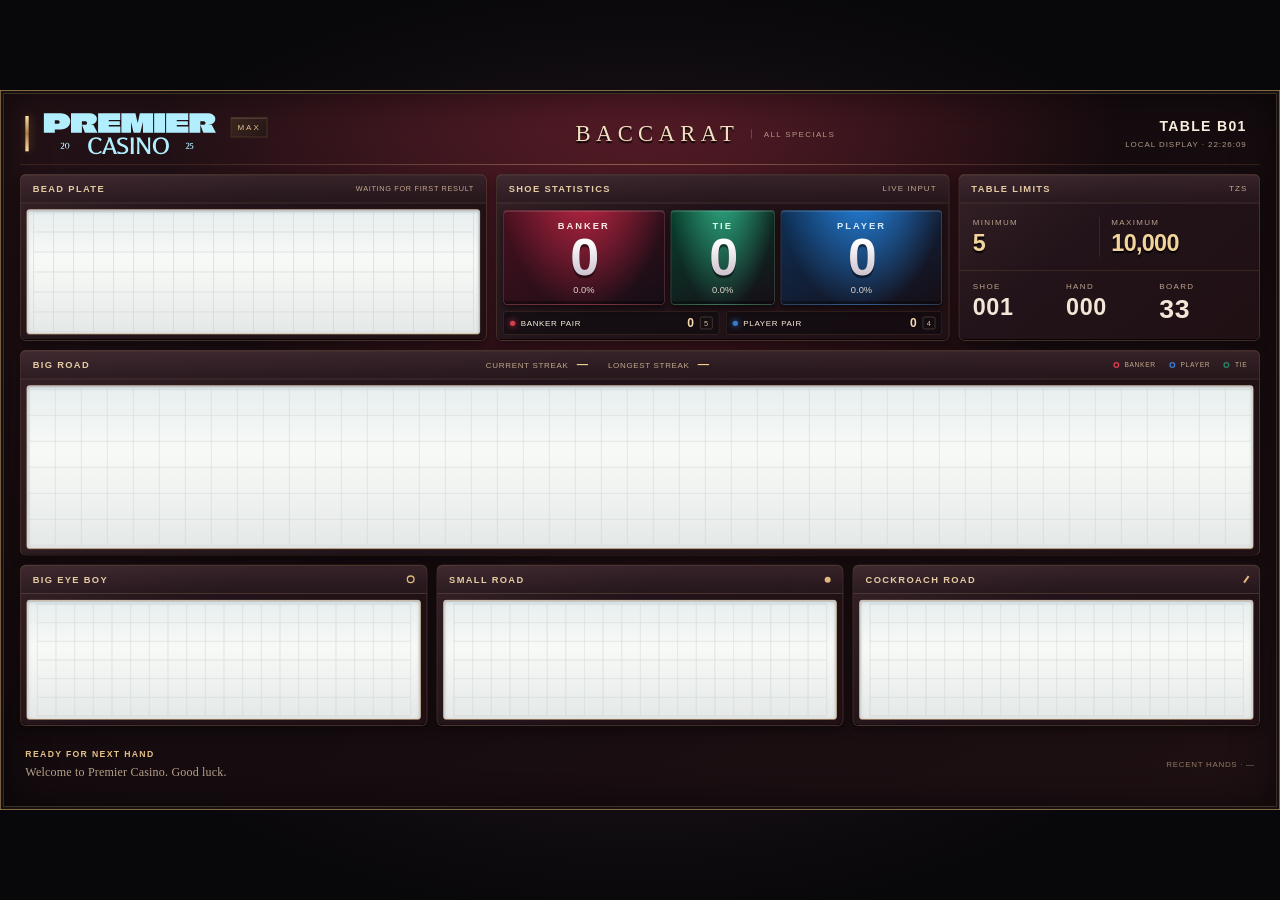
<file: web/baccarat/index.html>
<!doctype html>
<html lang="en">
<head>
  <meta charset="utf-8">
  <meta name="viewport" content="width=device-width,initial-scale=1">
  <meta name="theme-color" content="#130b0d">
  <meta name="description" content="Premier Baccarat MAX — cinematic table display with local result recording.">
  <title>Premier Baccarat • MAX</title>
  <link rel="icon" type="image/svg+xml" href="data:image/svg+xml,%3Csvg xmlns='http://www.w3.org/2000/svg' viewBox='0 0 64 64'%3E%3Crect width='64' height='64' rx='12' fill='%23160c10'/%3E%3Cpath d='M17 49V15h18c10 0 15 5 15 13s-5 13-15 13h-8v8H17zm10-18h8c3 0 5-1 5-3s-2-3-5-3h-8v6z' fill='%23e4be77'/%3E%3C/svg%3E">
  <link rel="stylesheet" href="max.css">
  <script src="bridge.js" defer></script>
<script src="engine.js" defer></script>
  <script src="max.js" defer></script>
</head>
<body>
<main id="viewport" aria-label="Baccarat table display">
 <div id="stage">
  <div class="dashboard">
   <header class="masthead">
    <div class="brand"><span class="brand-rule"></span><img id="brandLogo" alt="Casino logo" hidden><div id="brandText"><div id="brandName">PREMIER</div><div class="brand-sub">C A S I N O</div></div><span class="edition">MAX</span></div>
    <div class="game-name"><span>BACCARAT</span><small id="modeName">ALL SPECIALS</small></div>
    <div class="head-tools"><div class="table-ident"><strong id="tableName">TABLE B01</strong><span><span id="localLabel">LOCAL DISPLAY</span> · <time id="clock">00:00:00</time></span></div><button class="icon-btn" id="fullBtn" aria-label="Fullscreen" title="Fullscreen (F)">⛶</button><button class="icon-btn" id="settingsBtn" aria-label="Display settings" title="Settings (S)">⚙</button></div>
   </header>
   <section class="upper">
    <div class="panel road-panel bead-panel"><div class="panel-head"><h2 data-t="bead">BEAD PLATE</h2><span id="lastLabel">WAITING FOR FIRST RESULT</span></div><div class="road-bed"><canvas id="bead" aria-label="Bead Plate results"></canvas></div></div>
    <div class="panel score-panel"><div class="panel-head"><h2 data-t="shoeStats">SHOE STATISTICS</h2><span class="small-label" id="modeBadge">LIVE INPUT</span></div><div class="score-tiles">
      <button class="score-tile banker" data-outcome="B" title="Record Banker (2)"><span class="tile-label" data-t="banker">BANKER</span><strong id="bankerCount">0</strong><span class="tile-rate" id="bankerRate">0.0%</span><span class="tile-key">2</span></button>
      <button class="score-tile tie" data-outcome="T" title="Record Tie (3)"><span class="tile-label" data-t="tie">TIE</span><strong id="tieCount">0</strong><span class="tile-rate" id="tieRate">0.0%</span><span class="tile-key">3</span></button>
      <button class="score-tile player" data-outcome="P" title="Record Player (1)"><span class="tile-label" data-t="player">PLAYER</span><strong id="playerCount">0</strong><span class="tile-rate" id="playerRate">0.0%</span><span class="tile-key">1</span></button>
    </div><div class="pairs"><button id="bPairBtn" title="Banker Pair for next hand (5)"><span class="pair-dot red"></span><span data-t="bpair">BANKER PAIR</span><b id="bPairCount">0</b><kbd>5</kbd></button><button id="pPairBtn" title="Player Pair for next hand (4)"><span class="pair-dot blue"></span><span data-t="ppair">PLAYER PAIR</span><b id="pPairCount">0</b><kbd>4</kbd></button></div></div>
    <div class="panel session-panel"><div class="panel-head"><h2 data-t="tableLimits">TABLE LIMITS</h2><span id="currency">TZS</span></div><div class="limits"><div><span data-t="minimum">MINIMUM</span><strong id="minimum">5</strong></div><div><span data-t="maximum">MAXIMUM</span><strong id="maximum">10,000</strong></div></div><div class="session-counters"><div><span data-t="shoe">SHOE</span><strong id="shoeNumber">001</strong></div><div><span data-t="hand">HAND</span><strong id="handNumber">000</strong></div><div><span data-t="board">BOARD</span><strong id="boardNumber">33</strong></div></div></div>
   </section>
   <section class="panel road-panel big-panel"><div class="panel-head"><h2 data-t="big">BIG ROAD</h2><div class="streaks"><span><span data-t="current">CURRENT STREAK</span> <b id="currentStreak">—</b></span><span><span data-t="longest">LONGEST STREAK</span> <b id="longestStreak">—</b></span></div><span class="road-legend"><i class="legend-b"></i>BANKER <i class="legend-p"></i>PLAYER <i class="legend-t"></i>TIE</span></div><div class="road-bed"><canvas id="big" aria-label="Big Road results"></canvas></div></section>
   <section class="derived"><div class="panel road-panel"><div class="panel-head"><h2 data-t="eye">BIG EYE BOY</h2><span class="road-symbol ring-symbol"></span></div><div class="road-bed"><canvas id="eye" aria-label="Big Eye Boy derived road"></canvas></div></div><div class="panel road-panel"><div class="panel-head"><h2 data-t="small">SMALL ROAD</h2><span class="road-symbol dot-symbol"></span></div><div class="road-bed"><canvas id="small" aria-label="Small Road derived road"></canvas></div></div><div class="panel road-panel"><div class="panel-head"><h2 data-t="cock">COCKROACH ROAD</h2><span class="road-symbol slash-symbol"></span></div><div class="road-bed"><canvas id="cock" aria-label="Cockroach derived road"></canvas></div></div></section>
   <footer class="bottom-bar"><div class="bottom-info"><span id="ready" data-t="ready">READY FOR NEXT HAND</span><span id="announcement">Welcome to Premier Casino. Good luck.</span></div><div class="recent" id="recent" aria-label="Recent hands"></div><div class="bottom-actions"><button id="undoBtn" title="Undo last hand (Delete)">↶ <span data-t="undo">UNDO</span></button><button id="operatorBtn"><span data-t="controls">CONTROLS</span> <kbd>K</kbd></button><button class="gold-btn" id="demoBtn"><span data-t="showroom">SHOWROOM</span> <span>▶</span></button></div></footer>
  </div>
  <div id="demoBanner" class="demo-banner" hidden>SHOWROOM · DEMONSTRATION ONLY · LIVE DATA UNCHANGED <button id="exitDemoBtn">RETURN TO LIVE ↗</button></div>
  <section id="cinema" class="cinema" hidden aria-live="polite" aria-label="Result animation">
    <div class="cinema-wash"></div><img id="sceneArt" class="scene-art" alt="" hidden><div class="scene-shade"></div><div class="cinema-light"></div><canvas id="particles" aria-hidden="true"></canvas>
    <div class="result-copy"><div id="resultGlyph" class="result-glyph">B</div><h1 id="resultTitle">BANKER</h1><div id="resultSub" class="result-sub">WINNER</div></div>
  </section>
  <div id="scrim" class="scrim" hidden></div>
  <section id="operator" class="drawer" hidden role="dialog" aria-modal="true" aria-labelledby="operatorTitle"><div class="drawer-head"><div><small>PREMIER • MAX</small><h2 id="operatorTitle">Table controls</h2></div><button class="close-btn" data-close aria-label="Close controls">×</button></div><p class="drawer-note">Record one result per hand. Select pair flags before the result. Your keyboard numpad remains active when this panel is closed.</p><div class="result-buttons"><button class="entry p" data-outcome="P">PLAYER <kbd>1</kbd></button><button class="entry b" data-outcome="B">BANKER <kbd>2</kbd></button><button class="entry t" data-outcome="T">TIE <kbd>3</kbd></button></div><div class="pair-controls"><button id="operatorPPair">PLAYER PAIR <kbd>4</kbd></button><button id="operatorBPair">BANKER PAIR <kbd>5</kbd></button></div><h3>Special results</h3><div class="special-buttons"><button data-special="super6"><span>SUPER 6</span><kbd>6</kbd></button><button data-special="dragon7"><span>DRAGON 7</span><kbd>7</kbd></button><button data-special="panda8"><span>PANDA 8</span><kbd>8</kbd></button><button data-special="bigTiger"><span>BIG TIGER</span><kbd>9</kbd></button><button data-special="smallTiger"><span>SMALL TIGER</span><kbd>+</kbd></button></div><p class="drawer-note">Special keys record one winning Banker or Player hand. Do not enter the base result again. Use only the specials offered at your table. Pairs mean the first two cards have the same rank.</p><div class="drawer-bottom"><button id="drawerUndo">↶ Undo last hand</button><button id="newShoeBtn">Start new shoe <kbd>0</kbd></button></div></section>
  <section id="showroom" class="drawer" hidden role="dialog" aria-modal="true" aria-labelledby="showroomTitle"><div class="drawer-head"><div><small>SEPARATE DEMONSTRATION</small><h2 id="showroomTitle">The MAX experience</h2></div><button class="close-btn" data-close aria-label="Close showroom">×</button></div><p class="drawer-note">Preview each cinematic scene without adding a hand. Sample roads and the automatic showcase never change live results.</p><div class="scene-grid"><button data-preview="banker">BANKER<span>Ruby / gold</span></button><button data-preview="player">PLAYER<span>Sapphire / platinum</span></button><button data-preview="tie">TIE<span>Emerald / light</span></button><button data-preview="super6">SUPER 6<span>Champagne gold</span></button><button data-preview="dragon7">DRAGON 7<span>Fire / gold</span></button><button data-preview="panda8">PANDA 8<span>Jade / obsidian</span></button><button data-preview="bigTiger">BIG TIGER<span>Amber / black</span></button><button data-preview="smallTiger">SMALL TIGER<span>Bronze / light</span></button><button data-preview="pair" data-pair="PLAYER PAIR">PLAYER PAIR<span>Single pair</span></button><button data-preview="pair" data-pair="BANKER PAIR">BANKER PAIR<span>Single pair</span></button><button data-preview="pair">DOUBLE PAIR<span>Amethyst / silver</span></button></div><p class="drawer-note"><a href="animations.html">All 11 animation videos · phone gallery ↗</a></p><div class="drawer-bottom"><button id="sampleBtn">Show sample roads</button><button class="gold-btn" id="autoplayBtn">Play cinematic showcase ▶</button></div><p class="drawer-note">Esc stops playback. Return to live restores the live shoe exactly as it was.</p></section>
  <section id="settings" class="drawer" hidden role="dialog" aria-modal="true" aria-labelledby="settingsTitle"><div class="drawer-head"><div><small>DISPLAY CONFIGURATION</small><h2 id="settingsTitle">Settings</h2></div><button class="close-btn" data-close aria-label="Close settings">×</button></div><form id="settingsForm"><div class="form-grid"><label>Casino name<input name="brand" maxlength="18" required></label><label>Table name<input name="table" maxlength="18" required></label><label>Minimum<input name="min" maxlength="14" required></label><label>Maximum<input name="max" maxlength="14" required></label><label>Currency<input name="currency" maxlength="5" required></label><label>Board number<input name="board" type="number" min="1" max="9999" required></label><label>Language<select name="lang"><option value="en">English</option><option value="zh">中文</option></select></label><label>Result profile<select name="mode"><option value="ultimate">All specials · Display only</option><option value="classic">Classic</option><option value="ez">EZ Baccarat</option><option value="super6">Super 6</option><option value="tiger">Tiger Baccarat</option></select></label><label class="span2">Custom logo (PNG, JPEG, WebP · max 1.5 MB)<input id="logoInput" type="file" accept="image/png,image/jpeg,image/webp"><button id="clearLogo" type="button">Use Premier guideline logo</button><span id="logoStatus"></span></label><label class="span2">Announcement<input name="announcement" maxlength="90"></label><label>Animation quality<select name="quality"><option value="max">MAX · Cinematic</option><option value="balanced">Balanced · Fewer particles</option><option value="quiet">Quiet · Reduced motion</option></select></label><label>Sound<select name="sound"><option value="off">Off</option><option value="on">On · Synthesized effects</option></select></label></div><p class="drawer-note">Results stay in this browser. No cloud sync. This MAX edition has its own storage and does not modify the original display. Clearing browser data removes local history.</p><button type="submit" class="gold-btn save-settings">Save settings</button></form></section>
  <section id="confirm" class="confirm-modal" hidden role="dialog" aria-modal="true" aria-labelledby="confirmTitle"><small>TABLE CONTROL</small><h2 id="confirmTitle">Start a new shoe?</h2><p>The current shoe is archived locally. The roads will be cleared and the shoe number will increase by one.</p><div><button data-close>Cancel</button><button id="confirmNew" class="gold-btn">Start new shoe</button></div></section>
  <div id="toast" class="toast" role="status" hidden></div>
  <div id="storageWarning" class="storage-warning" hidden role="alert">Local saving is unavailable. Keep this page open and record the results separately.</div>
 </div>
</main>
</body>
</html>
</file>
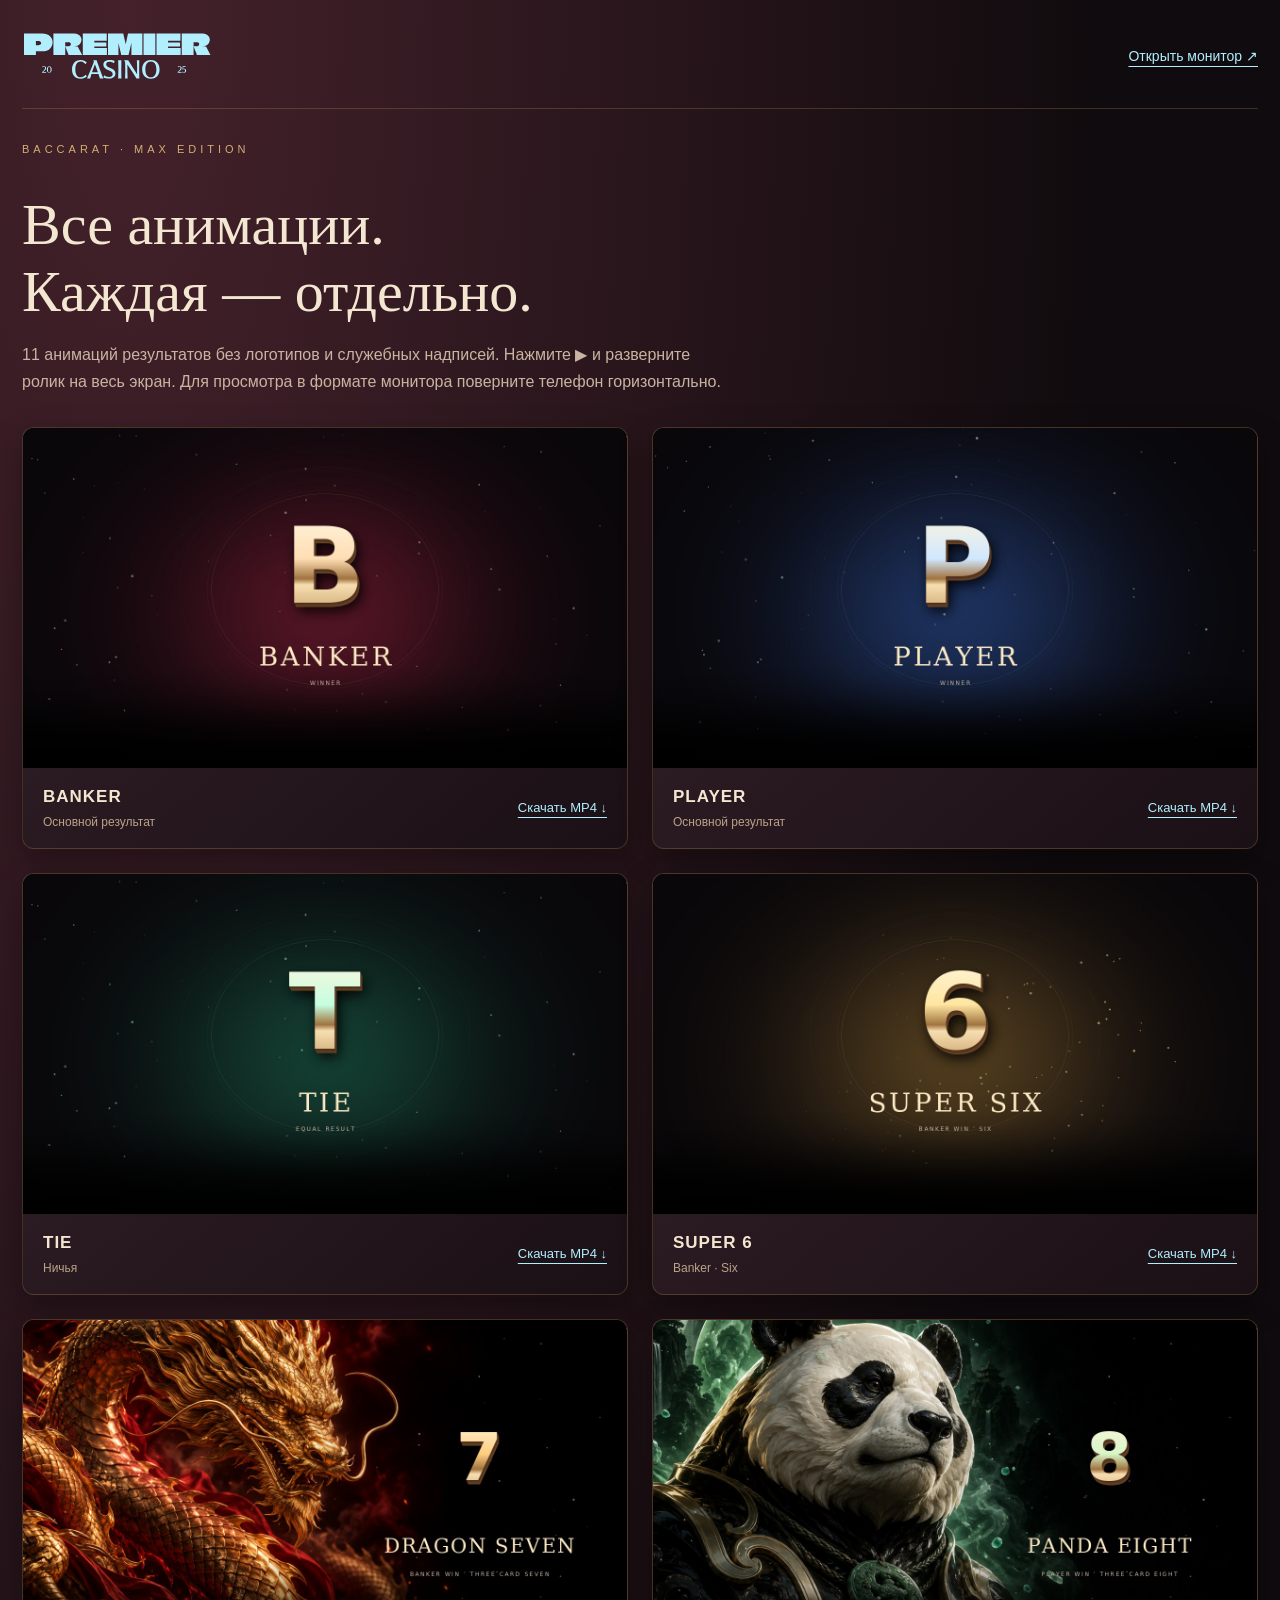
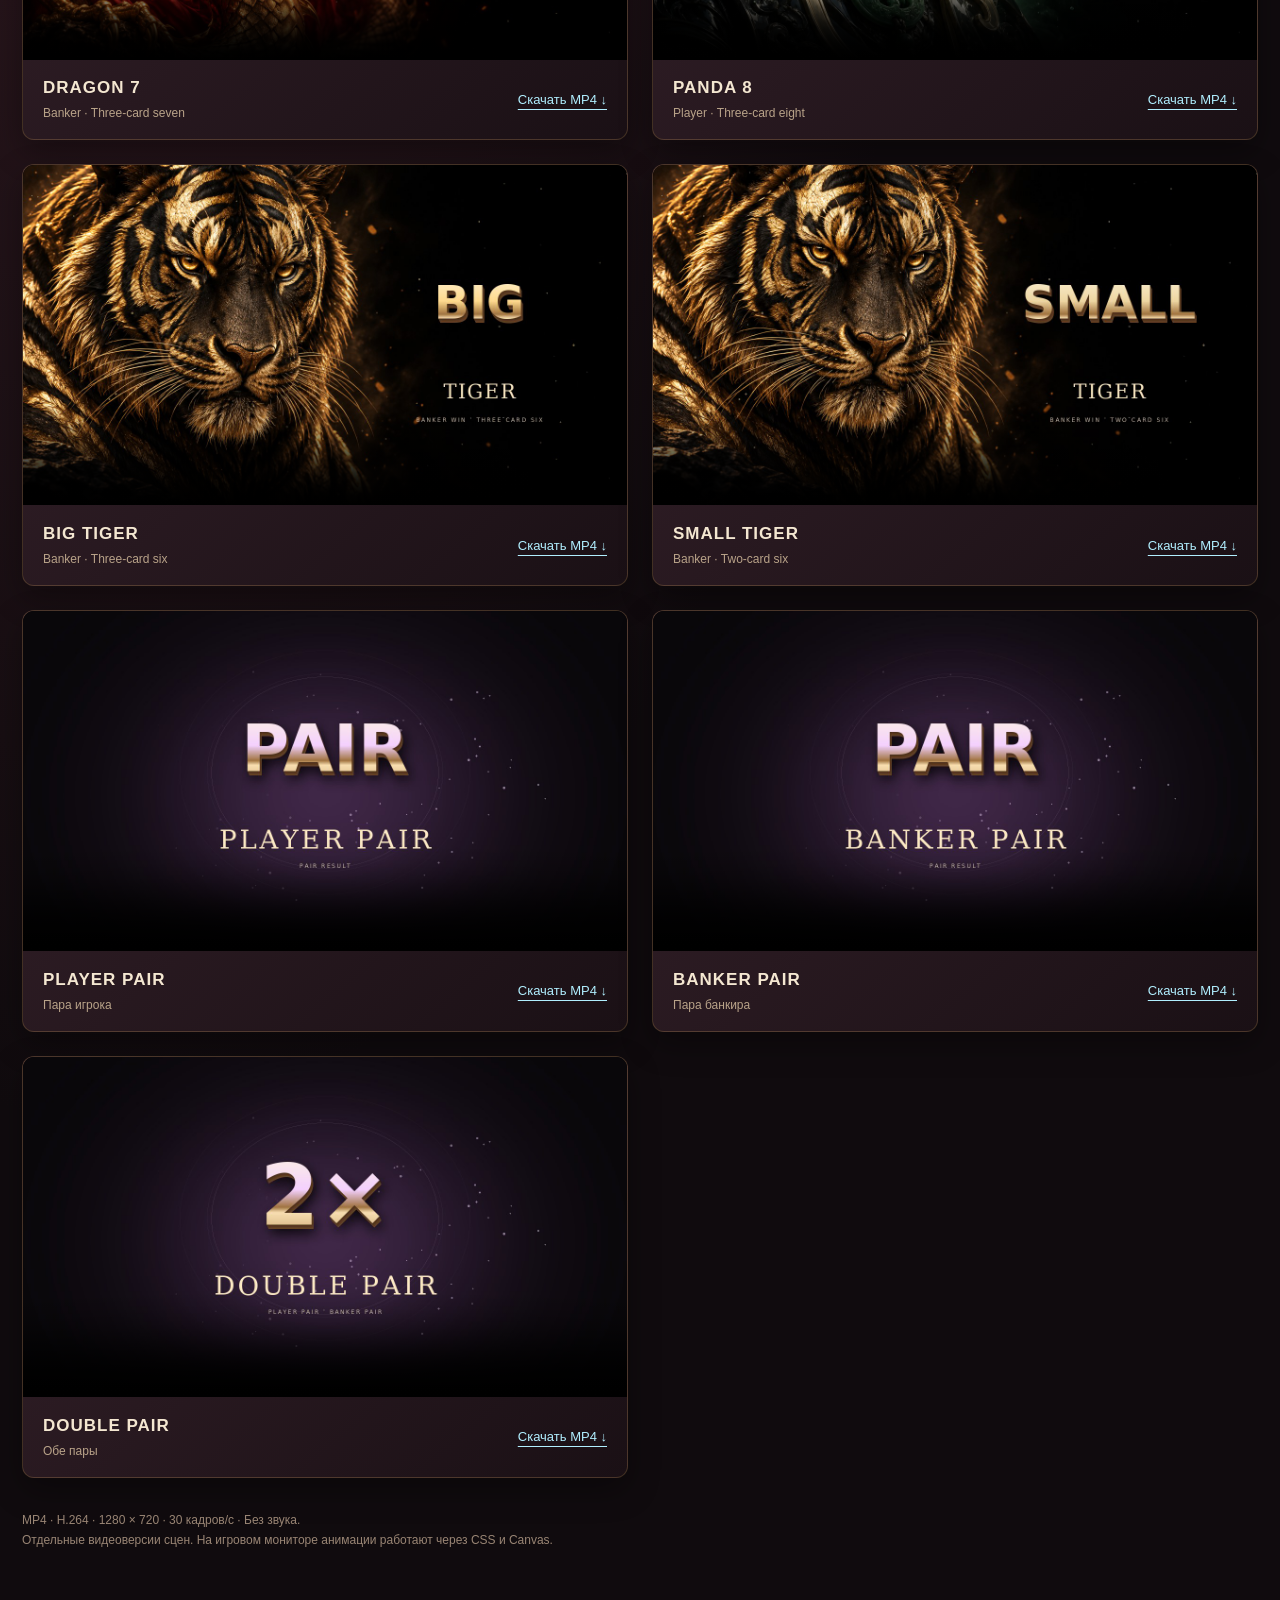
<file: web/baccarat/animations.html>
<!doctype html>
<html lang="ru"><head><link rel="icon" href="data:,"><meta charset="utf-8"><meta name="viewport" content="width=device-width,initial-scale=1"><meta name="theme-color" content="#170d12"><title>Premier Baccarat MAX · Все анимации</title>
<link rel="stylesheet" href="animations.css"></head><body><main><header><img src="assets/premier-wordmark.svg" alt="Premier Casino"><a href="index.html">Открыть монитор ↗</a></header><div class="eyebrow">BACCARAT · MAX EDITION</div><h1>Все анимации.<br>Каждая — отдельно.</h1><p>11 анимаций результатов без логотипов и служебных надписей. Нажмите ▶ и разверните ролик на весь экран. Для просмотра в формате монитора поверните телефон горизонтально.</p><div class="grid" id="gallery"></div><footer>MP4 · H.264 · 1280 × 720 · 30 кадров/с · Без звука.<br>Отдельные видеоверсии сцен. На игровом мониторе анимации работают через CSS и Canvas.</footer></main><script src="animations.js" defer></script></body></html>
</file>
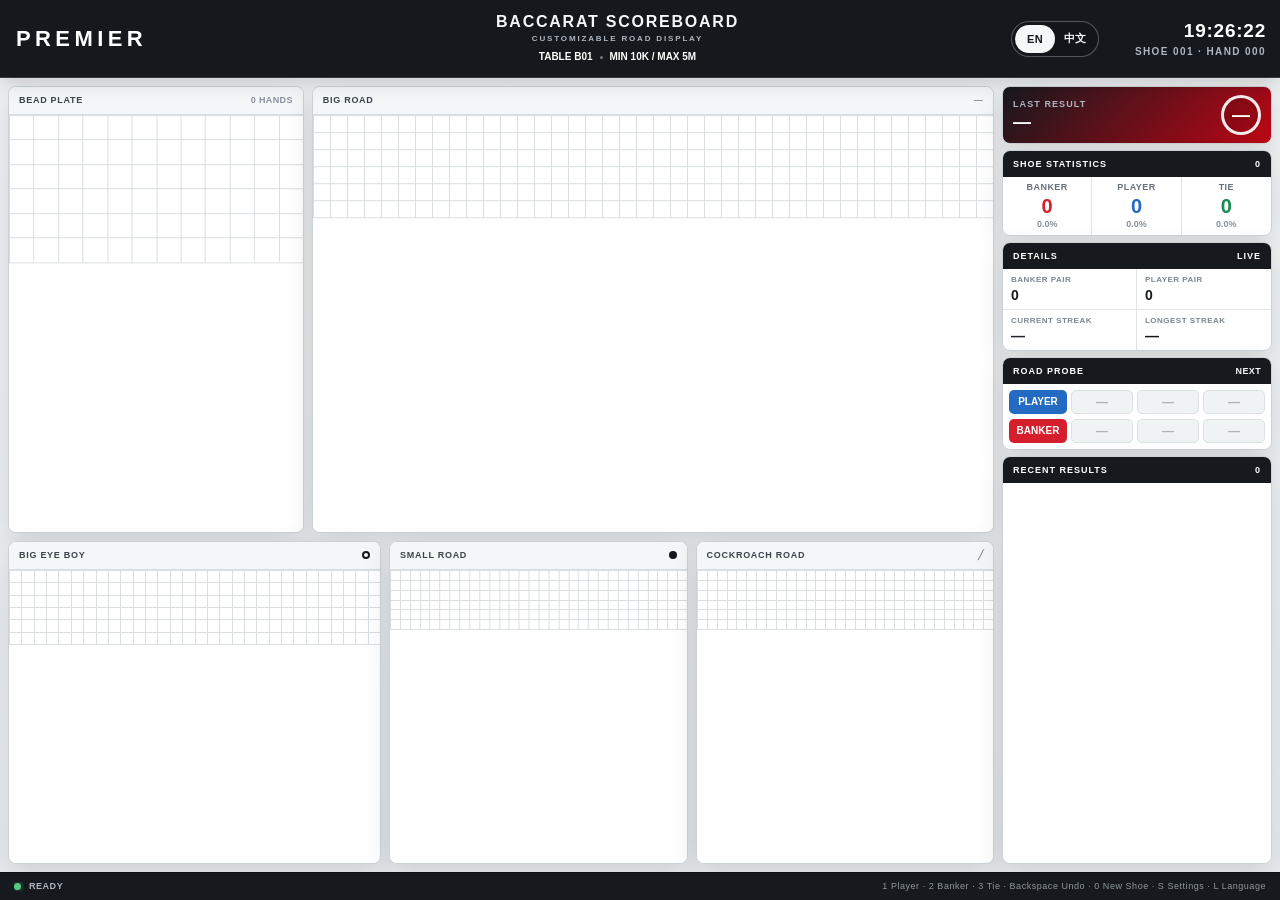
<file: docs/sources/2026-10-08/Premier_Baccarat_Display_v0.3.html>
<!doctype html>
<html lang="en">
<head>
<meta charset="utf-8" />
<meta name="viewport" content="width=device-width,initial-scale=1,maximum-scale=1,user-scalable=no" />
<title>Baccarat Display</title>
<style>
:root{
  --brand-red:#15181d;
  --brand-red-2:#0e1014;
  --light-blue:#f5f7f9;
  --soft-gold:#aeb6bf;
  --dark-gold:#68717b;
  --ink:#16191d;
  --ink-2:#262b31;
  --paper:#f8faf9;
  --grid:#d7dde0;
  --muted:#75808a;
  --banker:#d61f2c;
  --player:#236bc2;
  --tie:#188a55;
  --panel:#ffffff;
  --shadow:0 8px 28px rgba(0,0,0,.12);
}
*{box-sizing:border-box}
html,body{margin:0;width:100%;height:100%;overflow:hidden;background:#e8ecee;color:var(--ink);font-family:Arial,"Microsoft YaHei","PingFang SC","Noto Sans CJK SC",sans-serif}
body{user-select:none}
button,input,select{font:inherit}
#app{width:100vw;height:100vh;display:grid;grid-template-rows:88px minmax(0,1fr) 30px;background:linear-gradient(180deg,#f1f3f5 0%,#e8ebee 100%)}
.topbar{min-width:0;display:grid;grid-template-columns:minmax(205px,270px) minmax(0,1fr) minmax(250px,330px);align-items:center;gap:18px;padding:7px 20px;background:#15181d;border-bottom:1px solid #343a42;box-shadow:0 4px 18px rgba(0,0,0,.18);color:#f5f7f9;z-index:5}
.brand{height:72px;display:flex;align-items:center;min-width:0;padding-left:2px}
.brand-slot{height:58px;min-width:190px;max-width:245px;display:flex;align-items:center;justify-content:flex-start;overflow:hidden}
.brand-text{font-size:25px;line-height:1;font-weight:800;letter-spacing:.20em;color:#fff;white-space:nowrap;text-transform:uppercase}
.custom-logo{display:block;max-width:230px;max-height:54px;object-fit:contain;object-position:left center}
.custom-logo.hidden{display:none}
.product-block{min-width:0;text-align:center;display:flex;flex-direction:column;align-items:center;justify-content:center;gap:5px}
.product-title{font-size:clamp(16px,1.28vw,23px);line-height:1;font-weight:800;letter-spacing:.11em;color:var(--light-blue);white-space:nowrap}
.product-subtitle{font-size:10px;line-height:1;letter-spacing:.23em;color:#aeb6bf;font-weight:700;text-transform:uppercase;white-space:nowrap}
.table-line{margin-top:3px;display:flex;align-items:center;justify-content:center;gap:10px;max-width:100%;font-size:12px;line-height:1.2;color:white;font-weight:700;white-space:nowrap;overflow:hidden}
.table-line span{overflow:hidden;text-overflow:ellipsis}
.meta-sep{width:3px;height:3px;border-radius:50%;background:#6f7781;flex:0 0 auto}
.header-tools{min-width:0;display:grid;grid-template-columns:auto minmax(92px,1fr);align-items:center;justify-content:end;gap:14px}
.lang-switch{display:flex;border:1px solid rgba(255,255,255,.28);border-radius:999px;padding:3px;background:rgba(0,0,0,.09)}
.lang-btn{min-width:46px;height:30px;border:0;border-radius:999px;background:transparent;color:#f5f7f9;font-size:11px;font-weight:800;letter-spacing:.04em;cursor:pointer;padding:0 10px}
.lang-btn.active{background:#f5f7f9;color:#15181d}
.clock-wrap{text-align:right;min-width:0}
.clock{font-variant-numeric:tabular-nums;font-size:23px;font-weight:800;line-height:1;color:white;letter-spacing:.04em}
.shoe-label{margin-top:7px;color:#aeb6bf;font-size:10px;line-height:1;letter-spacing:.14em;font-weight:800;white-space:nowrap}
.dashboard{min-width:0;min-height:0;display:grid;grid-template-columns:minmax(0,1fr) clamp(270px,18.5vw,330px);gap:10px;padding:10px}
.roads{min-width:0;min-height:0;display:grid;grid-template-rows:minmax(0,58fr) minmax(0,42fr);gap:10px}
.top-roads{min-width:0;min-height:0;display:grid;grid-template-columns:minmax(260px,30%) minmax(0,1fr);gap:10px}
.bottom-roads{min-width:0;min-height:0;display:grid;grid-template-columns:minmax(0,1.25fr) minmax(0,1fr) minmax(0,1fr);gap:10px}
.road-card{min-width:0;min-height:0;background:var(--panel);border:1px solid #cbd2d6;border-radius:8px;overflow:hidden;display:grid;grid-template-rows:32px minmax(0,1fr);box-shadow:var(--shadow)}
.road-title{min-width:0;display:flex;align-items:center;justify-content:space-between;gap:8px;padding:0 10px;background:#f4f7f8;border-bottom:1px solid #d8dee1;font-size:10px;line-height:1;font-weight:800;letter-spacing:.08em;color:#3b444c;text-transform:uppercase;white-space:nowrap}
.road-title .road-name{overflow:hidden;text-overflow:ellipsis}
.road-title .road-meta{font-size:9px;color:#879099;letter-spacing:.04em;flex:0 0 auto}
.road-mark-demo{display:inline-flex;align-items:center;gap:5px}
.demo-dot,.demo-ring{width:8px;height:8px;border-radius:50%;display:inline-block}.demo-dot{background:var(--brand-red)}.demo-ring{border:2px solid var(--brand-red)}
canvas{width:100%;height:100%;display:block;background:#fff}
.side-panel{min-width:0;min-height:0;display:grid;grid-template-rows:auto auto auto auto minmax(0,1fr);gap:8px}
.side-card{min-width:0;background:rgba(255,255,255,.98);border:1px solid #cbd2d6;border-radius:8px;box-shadow:var(--shadow);overflow:hidden}
.side-head{height:29px;display:flex;align-items:center;justify-content:space-between;padding:0 10px;background:var(--ink);color:#fff;font-size:9px;font-weight:800;letter-spacing:.11em;text-transform:uppercase;white-space:nowrap}
.side-head .zh-inline{font-weight:700;color:var(--light-blue);letter-spacing:.04em}
.last-result{display:grid;grid-template-columns:1fr auto;align-items:center;gap:10px;padding:10px 12px;background:linear-gradient(135deg,var(--brand-red),#bb0715);color:white;min-height:72px}
.last-result-label{font-size:9px;letter-spacing:.12em;font-weight:800;color:var(--soft-gold);text-transform:uppercase}
.last-result-name{margin-top:4px;font-size:22px;line-height:1;font-weight:900;letter-spacing:.04em;white-space:nowrap;overflow:hidden;text-overflow:ellipsis}
.last-result-orb{width:48px;height:48px;border:4px solid rgba(255,255,255,.92);border-radius:50%;display:grid;place-items:center;font-size:18px;font-weight:900;background:rgba(0,0,0,.10)}
.last-result.player{background:linear-gradient(135deg,#1759a4,#2679d4)}
.last-result.tie{background:linear-gradient(135deg,#126a43,#1d9a61)}
.outcome-grid{display:grid;grid-template-columns:repeat(3,minmax(0,1fr))}
.outcome-cell{min-width:0;padding:8px 7px 7px;text-align:center;border-right:1px solid #e1e5e7}.outcome-cell:last-child{border-right:0}
.outcome-name{font-size:9px;line-height:1.1;font-weight:800;letter-spacing:.05em;color:#667079;text-transform:uppercase;white-space:nowrap;overflow:hidden;text-overflow:ellipsis}
.outcome-value{margin-top:3px;font-size:24px;line-height:1;font-weight:900;font-variant-numeric:tabular-nums}.outcome-pct{margin-top:3px;font-size:9px;font-weight:700;color:#89929a;font-variant-numeric:tabular-nums}
.outcome-cell.banker .outcome-value{color:var(--banker)}.outcome-cell.player .outcome-value{color:var(--player)}.outcome-cell.tie .outcome-value{color:var(--tie)}
.mini-grid{display:grid;grid-template-columns:1fr 1fr}
.mini-stat{min-width:0;padding:8px 10px;border-right:1px solid #e2e6e8;border-bottom:1px solid #e2e6e8}.mini-stat:nth-child(even){border-right:0}.mini-stat:nth-last-child(-n+2){border-bottom:0}
.mini-stat-label{font-size:8px;color:#7d8790;font-weight:800;letter-spacing:.06em;text-transform:uppercase;white-space:nowrap;overflow:hidden;text-overflow:ellipsis}
.mini-stat-value{margin-top:3px;font-size:14px;font-weight:900;white-space:nowrap;overflow:hidden;text-overflow:ellipsis}
.probe-wrap{padding:7px 9px 8px}
.probe-row{display:grid;grid-template-columns:68px repeat(3,1fr);align-items:center;gap:5px;margin-bottom:5px}.probe-row:last-child{margin-bottom:0}
.probe-label{height:28px;border-radius:5px;display:flex;align-items:center;justify-content:center;font-size:10px;font-weight:900;color:#fff;white-space:nowrap}.probe-label.player{background:var(--player)}.probe-label.banker{background:var(--banker)}
.probe-cell{height:28px;border-radius:5px;background:#f0f3f4;border:1px solid #dbe0e3;display:grid;place-items:center}
.probe-ring{width:12px;height:12px;border:3px solid;border-radius:50%}.probe-dot{width:9px;height:9px;border-radius:50%}.probe-slash{width:14px;height:3px;transform:rotate(-45deg);border-radius:2px}.probe-empty{font-size:12px;color:#adb4b9;font-weight:800}
.history-card{min-height:0;display:grid;grid-template-rows:29px minmax(0,1fr)}
.last-hands{min-height:0;padding:8px;display:grid;grid-template-columns:repeat(5,minmax(0,1fr));align-content:start;gap:6px;overflow:hidden}
.last-chip{aspect-ratio:1;border-radius:50%;display:grid;place-items:center;font-size:10px;font-weight:900;border:3px solid;background:#fff}.last-chip.B{color:var(--banker);border-color:var(--banker)}.last-chip.P{color:var(--player);border-color:var(--player)}.last-chip.T{color:var(--tie);border-color:var(--tie)}
.statusbar{min-width:0;display:flex;align-items:center;justify-content:space-between;gap:16px;padding:0 14px;background:var(--ink);color:#c9d0d4;border-top:1px solid #0c0e10;font-size:9px;line-height:1;letter-spacing:.06em}
.status-left{min-width:0;display:flex;align-items:center;gap:8px;font-weight:800;color:var(--soft-gold);white-space:nowrap;overflow:hidden;text-overflow:ellipsis}.status-dot{width:7px;height:7px;border-radius:50%;background:#57c985;box-shadow:0 0 0 3px rgba(87,201,133,.13);flex:0 0 auto}
.status-right{white-space:nowrap;color:#8f999f;overflow:hidden;text-overflow:ellipsis}
.toast{position:fixed;left:50%;bottom:48px;transform:translateX(-50%) translateY(12px);background:var(--ink);color:white;border-top:3px solid var(--soft-gold);padding:10px 18px;border-radius:5px;box-shadow:0 12px 32px rgba(0,0,0,.3);font-size:11px;font-weight:900;letter-spacing:.06em;opacity:0;pointer-events:none;transition:.16s;z-index:50}.toast.show{opacity:1;transform:translateX(-50%) translateY(0)}
.modal{position:fixed;inset:0;background:rgba(10,12,14,.72);display:grid;place-items:center;z-index:60;padding:20px}.modal.hidden{display:none}.modal-card{width:min(700px,94vw);max-height:90vh;overflow:auto;background:white;border-radius:10px;box-shadow:0 30px 90px rgba(0,0,0,.45);border-top:5px solid #22272e;padding:22px}.modal-card.compact{width:min(480px,94vw)}
.modal-title{font-size:16px;font-weight:900;letter-spacing:.06em;margin-bottom:10px;color:var(--ink)}.modal-desc{font-size:12px;line-height:1.5;color:#626d75;margin:0 0 16px}
.form-grid{display:grid;grid-template-columns:1fr 1fr;gap:13px}.form-grid label{min-width:0;font-size:9px;font-weight:800;letter-spacing:.05em;color:#6f7a82;text-transform:uppercase}.form-grid input,.form-grid select{display:block;width:100%;height:40px;margin-top:6px;background:#f4f6f7;color:#16191d;border:1px solid #ccd3d7;border-radius:5px;padding:0 11px;font-size:13px;outline:none}.form-grid input:focus,.form-grid select:focus{border-color:#4d5661;box-shadow:0 0 0 2px rgba(77,86,97,.10)}
.logo-tools{margin-top:10px;display:flex;align-items:center;gap:10px;min-height:30px}.logo-tools .small{padding:7px 11px;font-size:9px}.logo-file-name{min-width:0;font-size:9px;color:#7b848d;white-space:nowrap;overflow:hidden;text-overflow:ellipsis}.form-grid input[type=file]{padding:8px 10px;height:40px;background:#f4f6f7}.form-grid input[type=file]::file-selector-button{margin-right:8px;border:0;border-radius:4px;background:#2a3037;color:#fff;padding:5px 9px;font-size:9px;font-weight:800;cursor:pointer}
.key-grid{margin-top:16px;padding-top:14px;border-top:1px solid #e0e4e6;display:grid;grid-template-columns:repeat(4,1fr);gap:7px}.key-item{background:#f3f5f6;border:1px solid #d9dee1;border-radius:5px;padding:7px;text-align:center}.key-code{font-size:12px;font-weight:900;color:#20252b}.key-action{margin-top:3px;font-size:8px;font-weight:800;color:#707b83;line-height:1.15}
.modal-actions{display:flex;justify-content:flex-end;gap:9px;margin-top:18px}button.action{border:0;border-radius:5px;padding:10px 17px;background:#20252b;color:white;font-weight:900;font-size:11px;letter-spacing:.04em;cursor:pointer}button.action.secondary{background:#e7ebed;color:#30383e}button.action.danger{background:#b91521;color:#fff}
.brand-note{margin-top:12px;padding:9px 11px;background:#f3f5f6;border-left:3px solid #7a838d;font-size:9px;line-height:1.4;color:#5d6670}
@media(max-width:1450px){
  #app{grid-template-rows:78px minmax(0,1fr) 28px}.topbar{grid-template-columns:210px minmax(0,1fr) 255px;padding:6px 14px;gap:10px}.brand{height:64px}.brand-slot{height:50px;min-width:170px;max-width:205px}.brand-text{font-size:22px}.custom-logo{max-width:200px;max-height:46px}.product-title{font-size:16px}.product-subtitle{font-size:8px}.table-line{font-size:10px;gap:7px}.header-tools{gap:8px}.clock{font-size:19px}.lang-btn{min-width:40px;padding:0 7px;height:28px}.dashboard{grid-template-columns:minmax(0,1fr) 270px;gap:8px;padding:8px}.roads,.top-roads,.bottom-roads{gap:8px}.road-card{grid-template-rows:28px minmax(0,1fr)}.road-title{font-size:9px}.side-panel{gap:6px}.last-result{min-height:58px;padding:7px 10px}.last-result-name{font-size:18px}.last-result-orb{width:40px;height:40px;border-width:3px}.outcome-cell{padding:6px 4px}.outcome-value{font-size:20px}.side-head{height:26px}.history-card{grid-template-rows:26px minmax(0,1fr)}.last-hands{gap:4px;padding:6px}.last-chip{font-size:8px;border-width:2px}.probe-wrap{padding:6px}.probe-row{grid-template-columns:58px repeat(3,1fr);gap:4px}.probe-label,.probe-cell{height:24px}.mini-stat{padding:6px 8px}
}
@media(max-height:820px){
  #app{grid-template-rows:74px minmax(0,1fr) 26px}.topbar{padding-top:4px;padding-bottom:4px}.brand{height:62px}.brand-slot{height:48px}.brand-text{font-size:21px}.custom-logo{max-height:44px}.dashboard{padding:7px}.road-card{grid-template-rows:26px minmax(0,1fr)}.road-title{font-size:8px}.side-panel{gap:5px}.last-result{min-height:54px;padding:5px 9px}.last-result-label{font-size:8px}.last-result-name{font-size:17px}.last-result-orb{width:38px;height:38px}.side-head{height:24px;font-size:8px}.outcome-cell{padding:5px 3px}.outcome-name{font-size:8px}.outcome-value{font-size:18px}.outcome-pct{font-size:8px}.mini-stat{padding:5px 7px}.mini-stat-label{font-size:7px}.mini-stat-value{font-size:12px}.probe-wrap{padding:5px}.probe-row{margin-bottom:3px}.probe-label,.probe-cell{height:22px;font-size:8px}.history-card{grid-template-rows:24px minmax(0,1fr)}.last-hands{grid-template-columns:repeat(6,minmax(0,1fr));padding:5px;gap:3px}.statusbar{font-size:8px}
}
@media(max-width:1100px){.dashboard{grid-template-columns:minmax(0,1fr) 235px}.topbar{grid-template-columns:190px minmax(0,1fr) 215px}.brand-slot{min-width:155px;max-width:180px}.brand-text{font-size:19px}.custom-logo{max-width:175px}.shoe-label{font-size:8px}.product-subtitle{display:none}.table-line{font-size:9px}.last-hands{grid-template-columns:repeat(4,minmax(0,1fr))}.status-right{display:none}}
</style>
</head>
<body>
<div id="app">
  <header class="topbar">
    <div class="brand"><div class="brand-slot"><img id="customLogo" class="custom-logo hidden" alt="Brand logo" /><div id="brandText" class="brand-text">PREMIER</div></div></div>
    <div class="product-block">
      <div class="product-title" data-i18n="title">BACCARAT SCOREBOARD</div>
      <div class="product-subtitle" data-i18n="subtitle">CUSTOMIZABLE ROAD DISPLAY</div>
      <div class="table-line">
        <span id="tableName">TABLE B01</span><i class="meta-sep"></i><span id="limits">MIN 10K / MAX 5M</span>
      </div>
    </div>
    <div class="header-tools">
      <div class="lang-switch" aria-label="Language">
        <button id="langEn" class="lang-btn active">EN</button><button id="langZh" class="lang-btn">中文</button>
      </div>
      <div class="clock-wrap"><div id="clock" class="clock">--:--:--</div><div id="shoeLabel" class="shoe-label">SHOE 001 · HAND 000</div></div>
    </div>
  </header>

  <main class="dashboard">
    <section class="roads">
      <div class="top-roads">
        <article class="road-card"><div class="road-title"><span class="road-name" data-i18n="bead">BEAD PLATE</span><span id="handCountTop" class="road-meta">0 HANDS</span></div><canvas id="beadCanvas"></canvas></article>
        <article class="road-card"><div class="road-title"><span class="road-name" data-i18n="big">BIG ROAD</span><span id="streakLabel" class="road-meta">—</span></div><canvas id="bigCanvas"></canvas></article>
      </div>
      <div class="bottom-roads">
        <article class="road-card"><div class="road-title"><span class="road-name" data-i18n="bigEye">BIG EYE BOY</span><span class="road-meta road-mark-demo"><i class="demo-ring"></i></span></div><canvas id="bigEyeCanvas"></canvas></article>
        <article class="road-card"><div class="road-title"><span class="road-name" data-i18n="small">SMALL ROAD</span><span class="road-meta road-mark-demo"><i class="demo-dot"></i></span></div><canvas id="smallCanvas"></canvas></article>
        <article class="road-card"><div class="road-title"><span class="road-name" data-i18n="cock">COCKROACH ROAD</span><span class="road-meta">╱</span></div><canvas id="cockCanvas"></canvas></article>
      </div>
    </section>

    <aside class="side-panel">
      <section id="lastResultCard" class="side-card last-result">
        <div><div class="last-result-label" data-i18n="lastResult">LAST RESULT</div><div id="lastResultName" class="last-result-name">—</div></div><div id="lastResultOrb" class="last-result-orb">—</div>
      </section>

      <section class="side-card">
        <div class="side-head"><span data-i18n="shoeStats">SHOE STATISTICS</span><span id="totalHandsSide">0</span></div>
        <div class="outcome-grid">
          <div class="outcome-cell banker"><div class="outcome-name" data-i18n="banker">BANKER</div><div id="statBanker" class="outcome-value">0</div><div id="pctBanker" class="outcome-pct">0.0%</div></div>
          <div class="outcome-cell player"><div class="outcome-name" data-i18n="player">PLAYER</div><div id="statPlayer" class="outcome-value">0</div><div id="pctPlayer" class="outcome-pct">0.0%</div></div>
          <div class="outcome-cell tie"><div class="outcome-name" data-i18n="tie">TIE</div><div id="statTie" class="outcome-value">0</div><div id="pctTie" class="outcome-pct">0.0%</div></div>
        </div>
      </section>

      <section class="side-card">
        <div class="side-head"><span data-i18n="details">DETAILS</span><span>LIVE</span></div>
        <div class="mini-grid">
          <div class="mini-stat"><div class="mini-stat-label" data-i18n="bankerPair">BANKER PAIR</div><div id="statBPair" class="mini-stat-value">0</div></div>
          <div class="mini-stat"><div class="mini-stat-label" data-i18n="playerPair">PLAYER PAIR</div><div id="statPPair" class="mini-stat-value">0</div></div>
          <div class="mini-stat"><div class="mini-stat-label" data-i18n="currentStreakLabel">CURRENT STREAK</div><div id="currentStreak" class="mini-stat-value">—</div></div>
          <div class="mini-stat"><div class="mini-stat-label" data-i18n="longestStreak">LONGEST STREAK</div><div id="maxStreak" class="mini-stat-value">—</div></div>
        </div>
      </section>

      <section class="side-card">
        <div class="side-head"><span data-i18n="probe">ROAD PROBE</span><span class="zh-inline" data-i18n="probeShort">NEXT</span></div>
        <div class="probe-wrap">
          <div class="probe-row"><div class="probe-label player" data-i18n="playerShort">PLAYER</div><div id="probeP1" class="probe-cell"></div><div id="probeP2" class="probe-cell"></div><div id="probeP3" class="probe-cell"></div></div>
          <div class="probe-row"><div class="probe-label banker" data-i18n="bankerShort">BANKER</div><div id="probeB1" class="probe-cell"></div><div id="probeB2" class="probe-cell"></div><div id="probeB3" class="probe-cell"></div></div>
        </div>
      </section>

      <section class="side-card history-card">
        <div class="side-head"><span data-i18n="recent">RECENT RESULTS</span><span id="recentCount">0</span></div>
        <div id="lastHands" class="last-hands"></div>
      </section>
    </aside>
  </main>

  <footer class="statusbar"><div class="status-left"><i class="status-dot"></i><span id="modifierState">READY</span></div><div class="status-right" data-i18n="footerHint">1 Player · 2 Banker · 3 Tie · Backspace Undo · 0 New Shoe · S Settings · L Language</div></footer>
</div>
<div id="toast" class="toast"></div>

<div id="confirmModal" class="modal hidden"><div class="modal-card compact"><div class="modal-title" data-i18n="newShoeTitle">START NEW SHOE?</div><p class="modal-desc" data-i18n="newShoeDesc">Current road history will be cleared. The completed shoe remains stored locally.</p><div class="modal-actions"><button id="cancelNewShoe" class="action secondary" data-i18n="cancel">CANCEL</button><button id="confirmNewShoe" class="action danger" data-i18n="newShoe">NEW SHOE</button></div></div></div>

<div id="settingsModal" class="modal hidden"><div class="modal-card"><div class="modal-title" data-i18n="settingsTitle">DISPLAY SETTINGS</div><p class="modal-desc" data-i18n="settingsDesc">All data is stored locally on this computer. No server or internet connection is required.</p><div class="form-grid">
<label><span data-i18n="brandNameLabel">BRAND / LOGO TEXT</span><input id="setBrand" value="PREMIER" /></label>
<label><span data-i18n="logoUploadLabel">CUSTOM LOGO</span><input id="setLogo" type="file" accept="image/png,image/jpeg,image/webp,image/svg+xml" /></label>
<label><span data-i18n="tableNameLabel">TABLE NAME</span><input id="setTable" value="TABLE B01" /></label>
<label><span data-i18n="limitsLabel">LIMITS TEXT</span><input id="setLimits" value="MIN 10K / MAX 5M" /></label>
<label><span data-i18n="shoeNumber">SHOE NUMBER</span><input id="setShoe" type="number" min="1" value="1" /></label>
</div>
<div class="logo-tools"><button id="clearLogo" type="button" class="action secondary small" data-i18n="clearLogo">USE TEXT / CLEAR LOGO</button><span id="logoFileName" class="logo-file-name"></span></div>
<div class="key-grid">
<div class="key-item"><div class="key-code">1</div><div class="key-action" data-i18n="keyPlayer">PLAYER</div></div><div class="key-item"><div class="key-code">2</div><div class="key-action" data-i18n="keyBanker">BANKER</div></div><div class="key-item"><div class="key-code">3</div><div class="key-action" data-i18n="keyTie">TIE</div></div><div class="key-item"><div class="key-code">BACKSPACE</div><div class="key-action" data-i18n="keyUndo">UNDO</div></div>
<div class="key-item"><div class="key-code">4</div><div class="key-action" data-i18n="keyPPair">PLAYER PAIR</div></div><div class="key-item"><div class="key-code">5</div><div class="key-action" data-i18n="keyBPair">BANKER PAIR</div></div><div class="key-item"><div class="key-code">0</div><div class="key-action" data-i18n="keyNew">NEW SHOE</div></div><div class="key-item"><div class="key-code">L / F11</div><div class="key-action" data-i18n="keyLangFull">LANGUAGE / FULLSCREEN</div></div>
</div><div class="brand-note" data-i18n="brandNote">Branding is intentionally neutral and customizable. Use text or upload a logo; Banker red, Player blue and Tie green remain fixed for road readability.</div>
<div class="modal-actions"><button id="closeSettings" class="action secondary" data-i18n="cancel">CANCEL</button><button id="saveSettings" class="action" data-i18n="save">SAVE</button></div></div></div>

<script>
(function (root, factory) {
  const api = factory();
  if (typeof module === 'object' && module.exports) module.exports = api;
  else root.BaccaratEngine = api;
})(typeof self !== 'undefined' ? self : this, function () {
  'use strict';

  function normalizeHands(hands) {
    return (hands || []).map((h, i) => ({
      id: h.id || i + 1,
      outcome: h.outcome,
      playerPair: !!h.playerPair,
      bankerPair: !!h.bankerPair,
      ts: h.ts || null
    })).filter(h => ['P', 'B', 'T'].includes(h.outcome));
  }

  function logicalColumns(hands) {
    const cols = [];
    for (const h of normalizeHands(hands)) {
      if (h.outcome === 'T') continue;
      const last = cols[cols.length - 1];
      if (!last || last.outcome !== h.outcome) {
        cols.push({ outcome: h.outcome, hands: [h] });
      } else {
        last.hands.push(h);
      }
    }
    return cols;
  }

  // Physical six-row road placement used by Big Road and all derived roads.
  function placeRoadMarks(marks, rows = 6) {
    const grid = new Map();
    const cells = [];
    let lastMark = null;
    let streakStartCol = 0;
    let lastCell = null;

    const occupied = (c, r) => grid.has(`${c},${r}`);

    for (let i = 0; i < marks.length; i++) {
      const mark = marks[i];
      let col, row;
      if (!lastCell) {
        col = 0; row = 0; streakStartCol = 0;
      } else if (mark === lastMark) {
        const downRow = lastCell.row + 1;
        if (downRow < rows && !occupied(lastCell.col, downRow)) {
          col = lastCell.col; row = downRow;
        } else {
          col = lastCell.col + 1; row = lastCell.row;
          while (occupied(col, row)) col++;
        }
      } else {
        col = streakStartCol + 1;
        row = 0;
        while (occupied(col, row)) col++;
        streakStartCol = col;
      }

      const cell = { index: i, mark, col, row };
      cells.push(cell);
      grid.set(`${col},${row}`, cell);
      lastCell = cell;
      lastMark = mark;
    }

    return { cells, maxCol: cells.reduce((m, c) => Math.max(m, c.col), 0), grid };
  }

  function buildBigRoad(hands) {
    const hs = normalizeHands(hands);
    const decisive = [];
    let pendingTies = 0;
    let pendingTiePairs = { playerPair: false, bankerPair: false };

    for (const h of hs) {
      if (h.outcome === 'T') {
        if (decisive.length) {
          const prev = decisive[decisive.length - 1];
          prev.tieCount = (prev.tieCount || 0) + 1;
          prev.tiePlayerPair = prev.tiePlayerPair || h.playerPair;
          prev.tieBankerPair = prev.tieBankerPair || h.bankerPair;
        } else {
          pendingTies++;
          pendingTiePairs.playerPair ||= h.playerPair;
          pendingTiePairs.bankerPair ||= h.bankerPair;
        }
        continue;
      }
      const item = {
        outcome: h.outcome,
        playerPair: h.playerPair,
        bankerPair: h.bankerPair,
        tieCount: pendingTies,
        tiePlayerPair: pendingTiePairs.playerPair,
        tieBankerPair: pendingTiePairs.bankerPair,
        hand: h
      };
      pendingTies = 0;
      pendingTiePairs = { playerPair: false, bankerPair: false };
      decisive.push(item);
    }

    const placement = placeRoadMarks(decisive.map(x => x.outcome));
    const cells = placement.cells.map((c, i) => ({ ...c, ...decisive[i] }));
    return {
      cells,
      maxCol: placement.maxCol,
      initialTieCount: decisive.length ? 0 : pendingTies,
      initialTiePairs: decisive.length ? { playerPair: false, bankerPair: false } : pendingTiePairs
    };
  }

  // Derived road rules use logical Big Road streak columns (infinite-depth convention).
  // offset: 1 Big Eye Boy, 2 Small Road, 3 Cockroach Pig.
  function derivedMarks(hands, offset) {
    const cols = logicalColumns(hands);
    const marks = [];
    for (let c = 0; c < cols.length; c++) {
      const currentLen = cols[c].hands.length;
      for (let r = 1; r <= currentLen; r++) {
        if (r === 1) {
          if (c < offset + 1) continue;
          const a = cols[c - offset].hands.length;
          const b = cols[c - offset - 1].hands.length;
          marks.push(a === b ? 'R' : 'U');
        } else {
          if (c < offset) continue;
          const refLen = cols[c - offset].hands.length;
          const sameRowExists = refLen >= r;
          const aboveExists = refLen >= (r - 1);
          marks.push(sameRowExists === aboveExists ? 'R' : 'U');
        }
      }
    }
    return marks;
  }

  function buildDerivedRoad(hands, offset) {
    const marks = derivedMarks(hands, offset);
    const placement = placeRoadMarks(marks);
    return { marks, cells: placement.cells, maxCol: placement.maxCol };
  }

  function beadCells(hands) {
    return normalizeHands(hands).map((h, i) => ({ ...h, row: i % 6, col: Math.floor(i / 6) }));
  }

  function stats(hands) {
    const hs = normalizeHands(hands);
    const total = hs.length;
    const banker = hs.filter(h => h.outcome === 'B').length;
    const player = hs.filter(h => h.outcome === 'P').length;
    const tie = hs.filter(h => h.outcome === 'T').length;
    const bankerPair = hs.filter(h => h.bankerPair).length;
    const playerPair = hs.filter(h => h.playerPair).length;
    const decisive = hs.filter(h => h.outcome !== 'T');
    let currentStreak = { outcome: null, count: 0 };
    let maxStreak = { outcome: null, count: 0 };
    for (const h of decisive) {
      if (h.outcome === currentStreak.outcome) currentStreak.count++;
      else currentStreak = { outcome: h.outcome, count: 1 };
      if (currentStreak.count > maxStreak.count) maxStreak = { ...currentStreak };
    }
    return { total, banker, player, tie, bankerPair, playerPair, currentStreak, maxStreak };
  }

  return {
    normalizeHands,
    logicalColumns,
    placeRoadMarks,
    buildBigRoad,
    derivedMarks,
    buildDerivedRoad,
    beadCells,
    stats
  };
});
</script>
<script>
(() => {
'use strict';
const E = window.BaccaratEngine;
const STORAGE = 'baccarat-display-v3';
const I18N = {
  en:{title:'BACCARAT SCOREBOARD',subtitle:'CUSTOMIZABLE ROAD DISPLAY',bead:'BEAD PLATE',big:'BIG ROAD',bigEye:'BIG EYE BOY',small:'SMALL ROAD',cock:'COCKROACH ROAD',lastResult:'LAST RESULT',shoeStats:'SHOE STATISTICS',details:'DETAILS',probe:'ROAD PROBE',probeShort:'NEXT',recent:'RECENT RESULTS',banker:'BANKER',player:'PLAYER',tie:'TIE',bankerShort:'BANKER',playerShort:'PLAYER',bankerPair:'BANKER PAIR',playerPair:'PLAYER PAIR',currentStreakLabel:'CURRENT STREAK',longestStreak:'LONGEST STREAK',footerHint:'1 Player · 2 Banker · 3 Tie · Backspace Undo · 0 New Shoe · S Settings · L Language',newShoeTitle:'START NEW SHOE?',newShoeDesc:'Current road history will be cleared. The completed shoe remains stored locally.',cancel:'CANCEL',newShoe:'NEW SHOE',settingsTitle:'DISPLAY SETTINGS',settingsDesc:'All data is stored locally on this computer. Branding can be customized without changing the baccarat road logic.',brandNameLabel:'BRAND / LOGO TEXT',logoUploadLabel:'CUSTOM LOGO',clearLogo:'USE TEXT / CLEAR LOGO',tableNameLabel:'TABLE NAME',limitsLabel:'LIMITS TEXT',shoeNumber:'SHOE NUMBER',keyPlayer:'PLAYER',keyBanker:'BANKER',keyTie:'TIE',keyUndo:'UNDO',keyPPair:'PLAYER PAIR',keyBPair:'BANKER PAIR',keyNew:'NEW SHOE',keyLangFull:'LANGUAGE / FULLSCREEN',brandNote:'Branding is intentionally neutral and customizable. Use text or upload a logo; Banker red, Player blue and Tie green remain fixed for road readability.',save:'SAVE',ready:'READY',nextHand:'NEXT HAND',hands:'HANDS',hand:'HAND',shoe:'SHOE',settingsSaved:'SETTINGS SAVED',nothingUndo:'NOTHING TO UNDO',undo:'UNDO',pairPlayer:'PLAYER PAIR',pairBanker:'BANKER PAIR'},
  zh:{title:'百家乐路单',subtitle:'可定制路单显示系统',bead:'珠盘路',big:'大路',bigEye:'大眼路',small:'小路',cock:'小强路',lastResult:'上一局结果',shoeStats:'本靴统计',details:'详细统计',probe:'路单预测',probeShort:'下一局',recent:'最近结果',banker:'庄家',player:'闲家',tie:'和局',bankerShort:'庄',playerShort:'闲',bankerPair:'庄对',playerPair:'闲对',currentStreakLabel:'当前连胜',longestStreak:'最长连胜',footerHint:'1 闲 · 2 庄 · 3 和 · Backspace 撤销 · 0 新靴 · S 设置 · L 语言',newShoeTitle:'开始新一靴？',newShoeDesc:'当前路单将被清空，已完成的靴牌会保存在本机历史记录中。',cancel:'取消',newShoe:'新靴',settingsTitle:'显示设置',settingsDesc:'所有数据仅保存在本机。品牌可独立自定义，不影响百家乐路单逻辑。',brandNameLabel:'品牌 / 标志文字',logoUploadLabel:'自定义标志',clearLogo:'使用文字 / 清除标志',tableNameLabel:'台号',limitsLabel:'限红显示',shoeNumber:'靴号',keyPlayer:'闲家',keyBanker:'庄家',keyTie:'和局',keyUndo:'撤销',keyPPair:'闲对',keyBPair:'庄对',keyNew:'新靴',keyLangFull:'语言 / 全屏',brandNote:'界面品牌已改为中性且可自定义。可使用文字或上传标志；庄红、闲蓝、和绿保持固定，便于快速识别。',save:'保存',ready:'准备',nextHand:'下一局',hands:'局',hand:'局',shoe:'靴',settingsSaved:'设置已保存',nothingUndo:'没有可撤销的结果',undo:'撤销',pairPlayer:'闲对',pairBanker:'庄对'}
};
const defaultState={hands:[],pendingPlayerPair:false,pendingBankerPair:false,settings:{brand:'PREMIER',logoData:'',logoName:'',table:'TABLE B01',limits:'MIN 10K / MAX 5M',shoe:1,lang:'en'},history:[]};
let state=loadState(); let toastTimer=null;
const $=id=>document.getElementById(id);
const canvases={bead:$('beadCanvas'),big:$('bigCanvas'),bigEye:$('bigEyeCanvas'),small:$('smallCanvas'),cock:$('cockCanvas')};
function clone(v){return JSON.parse(JSON.stringify(v))}
function loadState(){try{const raw=JSON.parse(localStorage.getItem(STORAGE)||localStorage.getItem('premier-baccarat-v2')||localStorage.getItem('premier-baccarat-v1')||'null');const fresh=raw?{...clone(defaultState),...raw,settings:{...defaultState.settings,...(raw.settings||{})}}:clone(defaultState);if(new URLSearchParams(location.search).has('demo')&&!fresh.hands.length){const sample=['B','B','P','P','P','T','B','P','B','B','B','B','P','P','T','P','B','B','P','P','P','P','P','B','T','B','P','B','P','P','B','B','B','P','P','P','B','T','B','B','P','B'];fresh.hands=sample.map((outcome,i)=>({id:i+1,outcome,playerPair:[7,22,35].includes(i),bankerPair:[4,15,29].includes(i),ts:null}))}return fresh}catch{return clone(defaultState)}}
function saveState(){try{localStorage.setItem(STORAGE,JSON.stringify(state))}catch{}}
function tr(k){return (I18N[state.settings.lang||'en']||I18N.en)[k]||I18N.en[k]||k}
function applyLanguage(){const lang=state.settings.lang==='zh'?'zh':'en';document.documentElement.lang=lang==='zh'?'zh-CN':'en';document.querySelectorAll('[data-i18n]').forEach(el=>{el.textContent=tr(el.dataset.i18n)});$('langEn').classList.toggle('active',lang==='en');$('langZh').classList.toggle('active',lang==='zh');renderHeader();renderModifier();renderStats();renderLastResult()}
function setLang(lang){state.settings.lang=lang;saveState();applyLanguage();render()}
function toggleLang(){setLang(state.settings.lang==='zh'?'en':'zh')}
function toast(msg){const el=$('toast');el.textContent=msg;el.classList.add('show');clearTimeout(toastTimer);toastTimer=setTimeout(()=>el.classList.remove('show'),1150)}
function outcomeName(o,short=false){if(o==='B')return short?(state.settings.lang==='zh'?'庄':'B'):tr('banker');if(o==='P')return short?(state.settings.lang==='zh'?'闲':'P'):tr('player');if(o==='T')return short?(state.settings.lang==='zh'?'和':'T'):tr('tie');return '—'}
function addHand(outcome){state.hands.push({id:Date.now(),outcome,playerPair:state.pendingPlayerPair,bankerPair:state.pendingBankerPair,ts:new Date().toISOString()});state.pendingPlayerPair=false;state.pendingBankerPair=false;saveState();render();toast(outcomeName(outcome))}
function undo(){if(!state.hands.length)return toast(tr('nothingUndo'));const h=state.hands.pop();saveState();render();toast(`${tr('undo')} ${outcomeName(h.outcome)}`)}
function togglePair(type){if(type==='P')state.pendingPlayerPair=!state.pendingPlayerPair;else state.pendingBankerPair=!state.pendingBankerPair;saveState();renderModifier()}
function requestNewShoe(){$('confirmModal').classList.remove('hidden')}
function newShoe(){if(state.hands.length){state.history.unshift({shoe:state.settings.shoe,endedAt:new Date().toISOString(),hands:state.hands});state.history=state.history.slice(0,50)}state.hands=[];state.pendingPlayerPair=false;state.pendingBankerPair=false;state.settings.shoe=Number(state.settings.shoe||1)+1;saveState();$('confirmModal').classList.add('hidden');render();toast(tr('newShoe'))}
function renderModifier(){const parts=[];if(state.pendingPlayerPair)parts.push(tr('pairPlayer'));if(state.pendingBankerPair)parts.push(tr('pairBanker'));$('modifierState').textContent=parts.length?`${tr('nextHand')}: ${parts.join(' + ')}`:tr('ready')}
function setupCanvas(canvas){const rect=canvas.getBoundingClientRect();const dpr=Math.max(1,Math.min(2,window.devicePixelRatio||1));const w=Math.max(10,Math.floor(rect.width)),h=Math.max(10,Math.floor(rect.height));if(canvas.width!==Math.floor(w*dpr)||canvas.height!==Math.floor(h*dpr)){canvas.width=Math.floor(w*dpr);canvas.height=Math.floor(h*dpr)}const ctx=canvas.getContext('2d');ctx.setTransform(dpr,0,0,dpr,0,0);ctx.clearRect(0,0,w,h);return{ctx,w,h}}
const COLORS={B:'#d61f2c',P:'#236bc2',T:'#188a55',R:'#d61f2c',U:'#236bc2',grid:'#d9dee1',text:'#20262b'};
function gridMetrics(w,h,preferredCols,rows=6){const cellH=h/rows;const cols=Math.max(1,Math.floor(w/cellH));const visibleCols=Math.max(preferredCols||1,cols);const cell=Math.min(cellH,w/visibleCols);return{cell,cols:Math.max(1,Math.floor(w/cell))}}
function drawGrid(ctx,w,h,cell){ctx.strokeStyle=COLORS.grid;ctx.lineWidth=1;ctx.beginPath();for(let y=0;y<=6;y++){const py=Math.round(y*cell)+.5;ctx.moveTo(0,py);ctx.lineTo(w,py)}for(let x=0;x<=Math.ceil(w/cell);x++){const px=Math.round(x*cell)+.5;ctx.moveTo(px,0);ctx.lineTo(px,Math.min(h,6*cell))}ctx.stroke()}
function windowStart(maxCol,visibleCols){return Math.max(0,maxCol-visibleCols+1)}
function drawPairDots(ctx,x,y,r,pPair,bPair){if(bPair){ctx.beginPath();ctx.arc(x+r*.72,y-r*.68,Math.max(2,r*.16),0,Math.PI*2);ctx.fillStyle=COLORS.B;ctx.fill();ctx.strokeStyle='#fff';ctx.lineWidth=1;ctx.stroke()}if(pPair){ctx.beginPath();ctx.arc(x-r*.72,y+r*.68,Math.max(2,r*.16),0,Math.PI*2);ctx.fillStyle=COLORS.P;ctx.fill();ctx.strokeStyle='#fff';ctx.lineWidth=1;ctx.stroke()}}
function drawBead(){const{ctx,w,h}=setupCanvas(canvases.bead),m=gridMetrics(w,h,12);drawGrid(ctx,w,h,m.cell);const cells=E.beadCells(state.hands),maxCol=cells.length?cells[cells.length-1].col:0,start=windowStart(maxCol,m.cols);for(const c of cells){if(c.col<start||c.col>=start+m.cols)continue;const x=(c.col-start+.5)*m.cell,y=(c.row+.5)*m.cell,r=m.cell*.34;ctx.beginPath();ctx.arc(x,y,r,0,Math.PI*2);ctx.fillStyle=COLORS[c.outcome];ctx.fill();ctx.fillStyle='#fff';ctx.font=`800 ${Math.max(9,m.cell*.23)}px Arial`;ctx.textAlign='center';ctx.textBaseline='middle';ctx.fillText(outcomeName(c.outcome,true),x,y+1);drawPairDots(ctx,x,y,r,c.playerPair,c.bankerPair)}}
function drawBig(){const{ctx,w,h}=setupCanvas(canvases.big),road=E.buildBigRoad(state.hands),m=gridMetrics(w,h,40);drawGrid(ctx,w,h,m.cell);const start=windowStart(road.maxCol,m.cols);if(!road.cells.length&&road.initialTieCount){const x=m.cell*.5,y=m.cell*.5,r=m.cell*.32;ctx.beginPath();ctx.arc(x,y,r,0,Math.PI*2);ctx.strokeStyle=COLORS.T;ctx.lineWidth=Math.max(2,m.cell*.07);ctx.stroke();ctx.fillStyle=COLORS.T;ctx.font=`800 ${m.cell*.24}px Arial`;ctx.textAlign='center';ctx.textBaseline='middle';ctx.fillText(String(road.initialTieCount),x,y)}for(const c of road.cells){if(c.col<start||c.col>=start+m.cols)continue;const x=(c.col-start+.5)*m.cell,y=(c.row+.5)*m.cell,r=m.cell*.33;ctx.beginPath();ctx.arc(x,y,r,0,Math.PI*2);ctx.strokeStyle=COLORS[c.outcome];ctx.lineWidth=Math.max(2,m.cell*.075);ctx.stroke();if(c.tieCount){ctx.strokeStyle=COLORS.T;ctx.lineWidth=Math.max(2,m.cell*.055);ctx.beginPath();ctx.moveTo(x-r*.68,y+r*.68);ctx.lineTo(x+r*.68,y-r*.68);ctx.stroke();if(c.tieCount>1){ctx.fillStyle=COLORS.T;ctx.font=`800 ${Math.max(8,m.cell*.19)}px Arial`;ctx.textAlign='center';ctx.textBaseline='middle';ctx.fillText(String(c.tieCount),x,y)}}drawPairDots(ctx,x,y,r,c.playerPair||c.tiePlayerPair,c.bankerPair||c.tieBankerPair)}}
function drawDerived(canvas,offset,style){const{ctx,w,h}=setupCanvas(canvas),road=E.buildDerivedRoad(state.hands,offset),m=gridMetrics(w,h,30);drawGrid(ctx,w,h,m.cell);const start=windowStart(road.maxCol,m.cols);for(const c of road.cells){if(c.col<start||c.col>=start+m.cols)continue;const x=(c.col-start+.5)*m.cell,y=(c.row+.5)*m.cell,r=m.cell*.27,color=COLORS[c.mark];ctx.strokeStyle=color;ctx.fillStyle=color;ctx.lineWidth=Math.max(2,m.cell*.07);if(style==='ring'){ctx.beginPath();ctx.arc(x,y,r,0,Math.PI*2);ctx.stroke()}else if(style==='dot'){ctx.beginPath();ctx.arc(x,y,r*.7,0,Math.PI*2);ctx.fill()}else{ctx.beginPath();ctx.moveTo(x-r*.68,y+r*.68);ctx.lineTo(x+r*.68,y-r*.68);ctx.stroke()}}}
function renderStats(){const s=E.stats(state.hands),total=s.total||1;$('statBanker').textContent=s.banker;$('statPlayer').textContent=s.player;$('statTie').textContent=s.tie;$('statBPair').textContent=s.bankerPair;$('statPPair').textContent=s.playerPair;$('pctBanker').textContent=(s.banker/total*100).toFixed(1)+'%';$('pctPlayer').textContent=(s.player/total*100).toFixed(1)+'%';$('pctTie').textContent=(s.tie/total*100).toFixed(1)+'%';$('handCountTop').textContent=state.settings.lang==='zh'?`${s.total} ${tr('hands')}`:`${s.total} ${s.total===1?tr('hand'):tr('hands')}`;$('totalHandsSide').textContent=s.total;const streak=s.currentStreak.count?`${outcomeName(s.currentStreak.outcome)} × ${s.currentStreak.count}`:'—';$('streakLabel').textContent=streak;$('currentStreak').textContent=streak;$('currentStreak').style.color=s.currentStreak.outcome==='B'?COLORS.B:s.currentStreak.outcome==='P'?COLORS.P:'#20262b';$('maxStreak').textContent=s.maxStreak.count?`${outcomeName(s.maxStreak.outcome)} × ${s.maxStreak.count}`:'—';const last=state.hands.slice(-15).reverse();$('recentCount').textContent=last.length;$('lastHands').innerHTML=last.map(h=>`<div class="last-chip ${h.outcome}" title="${outcomeName(h.outcome)}">${outcomeName(h.outcome,true)}${h.playerPair||h.bankerPair?'•':''}</div>`).join('')}
function renderLastResult(){const h=state.hands[state.hands.length-1],card=$('lastResultCard'),name=$('lastResultName'),orb=$('lastResultOrb');card.classList.remove('player','tie');if(!h){name.textContent='—';orb.textContent='—';return}if(h.outcome==='P')card.classList.add('player');if(h.outcome==='T')card.classList.add('tie');name.textContent=outcomeName(h.outcome);orb.textContent=outcomeName(h.outcome,true)}
function roadProbe(outcome){const before=[1,2,3].map(o=>E.buildDerivedRoad(state.hands,o).marks.length);const trial=state.hands.concat([{id:'probe',outcome,playerPair:false,bankerPair:false,ts:null}]);return[1,2,3].map((o,i)=>{const marks=E.buildDerivedRoad(trial,o).marks;return marks.length>before[i]?marks[marks.length-1]:null})}
function probeHtml(mark,style){if(!mark)return'<span class="probe-empty">—</span>';const color=COLORS[mark];if(style==='ring')return`<span class="probe-ring" style="border-color:${color}"></span>`;if(style==='dot')return`<span class="probe-dot" style="background:${color}"></span>`;return`<span class="probe-slash" style="background:${color}"></span>`}
function renderProbe(){[['P','probeP'],['B','probeB']].forEach(([o,prefix])=>{roadProbe(o).forEach((m,i)=>{$(prefix+(i+1)).innerHTML=probeHtml(m,['ring','dot','slash'][i])})})}
let pendingLogoData=null,pendingLogoName='';
function renderBrand(){const text=(state.settings.brand||'PREMIER').trim()||'PREMIER';const img=$('customLogo'),txt=$('brandText');if(state.settings.logoData){img.src=state.settings.logoData;img.classList.remove('hidden');txt.style.display='none';img.alt=text+' logo'}else{img.removeAttribute('src');img.classList.add('hidden');txt.style.display='block';txt.textContent=text}}
function renderHeader(){renderBrand();const s=E.stats(state.hands);$('tableName').textContent=state.settings.table;$('limits').textContent=state.settings.limits;$('shoeLabel').textContent=state.settings.lang==='zh'?`第 ${String(state.settings.shoe||1).padStart(3,'0')} 靴 · 第 ${String(s.total).padStart(3,'0')} 局`:`SHOE ${String(state.settings.shoe||1).padStart(3,'0')} · HAND ${String(s.total).padStart(3,'0')}`}
function render(){applyLanguage();renderHeader();renderModifier();renderStats();renderLastResult();renderProbe();drawBead();drawBig();drawDerived(canvases.bigEye,1,'ring');drawDerived(canvases.small,2,'dot');drawDerived(canvases.cock,3,'slash')}
function openSettings(){pendingLogoData=null;pendingLogoName='';$('setBrand').value=state.settings.brand||'PREMIER';$('setTable').value=state.settings.table;$('setLimits').value=state.settings.limits;$('setShoe').value=state.settings.shoe;$('setLogo').value='';$('logoFileName').textContent=state.settings.logoName||'';$('settingsModal').classList.remove('hidden')}
function saveSettings(){state.settings.brand=$('setBrand').value.trim()||'PREMIER';if(pendingLogoData!==null){state.settings.logoData=pendingLogoData;state.settings.logoName=pendingLogoName}state.settings.table=$('setTable').value.trim()||defaultState.settings.table;state.settings.limits=$('setLimits').value.trim()||'';state.settings.shoe=Math.max(1,Number($('setShoe').value)||1);saveState();$('settingsModal').classList.add('hidden');render();toast(tr('settingsSaved'))}
document.addEventListener('keydown',e=>{if(!$('settingsModal').classList.contains('hidden')||!$('confirmModal').classList.contains('hidden')){if(e.key==='Escape'){$('settingsModal').classList.add('hidden');$('confirmModal').classList.add('hidden')}return}if(e.repeat)return;const code=e.code;if(code==='Numpad1'||e.key==='1'){addHand('P');e.preventDefault()}else if(code==='Numpad2'||e.key==='2'){addHand('B');e.preventDefault()}else if(code==='Numpad3'||e.key==='3'){addHand('T');e.preventDefault()}else if(code==='Numpad4'||e.key==='4'){togglePair('P');e.preventDefault()}else if(code==='Numpad5'||e.key==='5'){togglePair('B');e.preventDefault()}else if(code==='Numpad0'||e.key==='0'){requestNewShoe();e.preventDefault()}else if(e.key==='Backspace'){undo();e.preventDefault()}else if(e.key.toLowerCase()==='s'){openSettings();e.preventDefault()}else if(e.key.toLowerCase()==='l'){toggleLang();e.preventDefault()}});
$('setLogo').addEventListener('change',e=>{const file=e.target.files&&e.target.files[0];if(!file)return;if(file.size>2*1024*1024){toast(state.settings.lang==='zh'?'标志文件不能超过 2 MB':'LOGO MUST BE UNDER 2 MB');e.target.value='';return}const reader=new FileReader();reader.onload=()=>{pendingLogoData=String(reader.result||'');pendingLogoName=file.name;$('logoFileName').textContent=file.name};reader.readAsDataURL(file)});$('clearLogo').onclick=()=>{pendingLogoData='';pendingLogoName='';$('setLogo').value='';$('logoFileName').textContent=state.settings.lang==='zh'?'将使用文字':'TEXT MODE'};
$('langEn').onclick=()=>setLang('en');$('langZh').onclick=()=>setLang('zh');$('cancelNewShoe').onclick=()=>$('confirmModal').classList.add('hidden');$('confirmNewShoe').onclick=newShoe;$('closeSettings').onclick=()=>$('settingsModal').classList.add('hidden');$('saveSettings').onclick=saveSettings;
window.addEventListener('resize',()=>requestAnimationFrame(render));setInterval(()=>{$('clock').textContent=new Date().toLocaleTimeString('en-GB',{hour12:false})},1000);$('clock').textContent=new Date().toLocaleTimeString('en-GB',{hour12:false});render();
})();
</script>
</body>
</html>
</file>
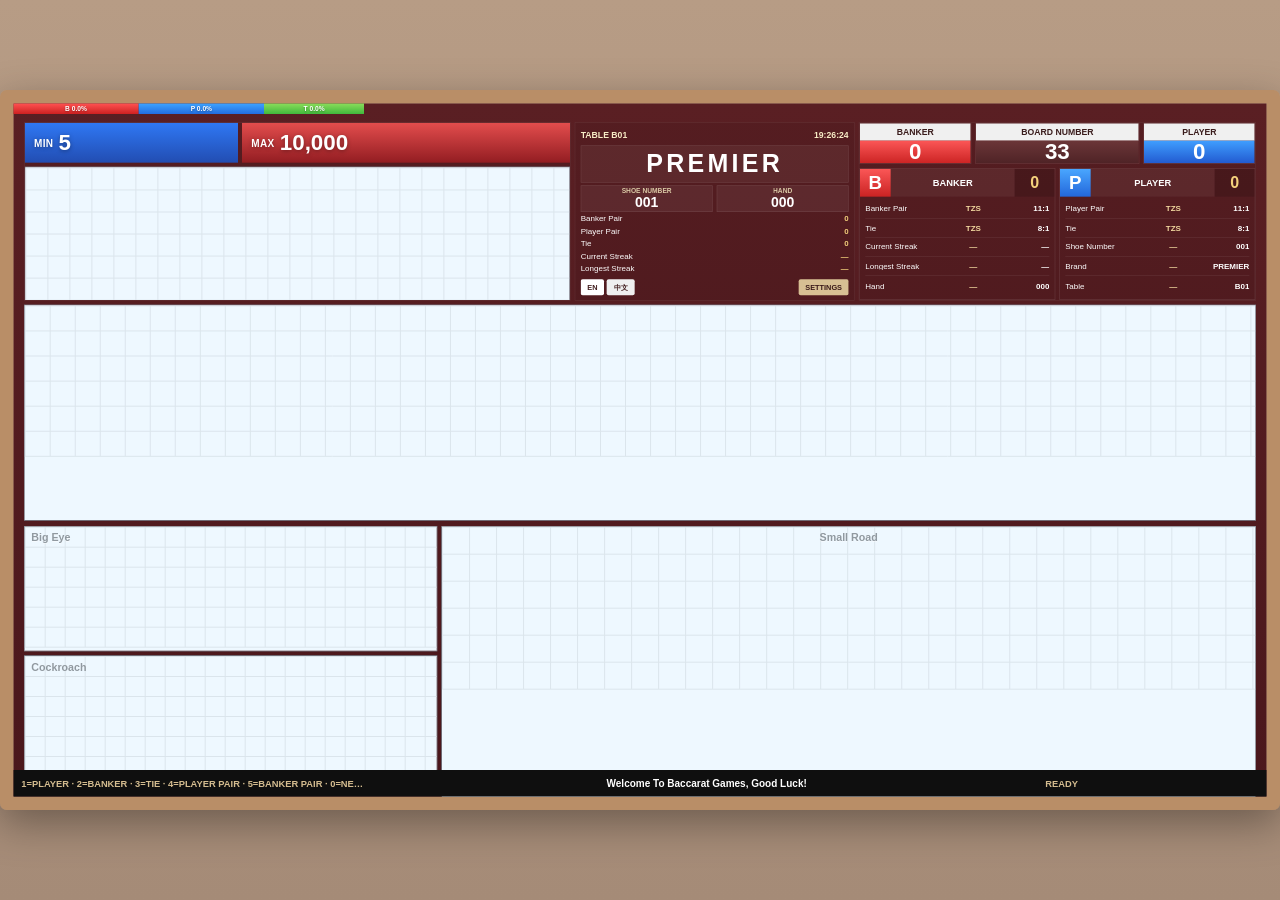
<file: docs/sources/2026-10-08/Premier_Baccarat_Display_v2.4.html>
<!doctype html>
<html lang="en">
<head>
<meta charset="utf-8" />
<meta name="viewport" content="width=device-width,initial-scale=1,maximum-scale=1,user-scalable=no" />
<title>Premier Baccarat Display v2.4</title>
<style>
:root{
  --wood:#b98e67;
  --maroon:#5a1f23;
  --maroon-2:#4a171c;
  --panel:#eef8ff;
  --panel-2:#f5fbff;
  --panel-border:#6c5054;
  --grid:#dbe5ec;
  --gold:#f4d17c;
  --text:#ffffff;
  --banker:#d72d2d;
  --player:#216ce1;
  --tie:#39b84c;
  --soft:#dac8a5;
  --black:#111;
}
*{box-sizing:border-box}
html,body{margin:0;width:100%;height:100%;overflow:hidden;background:#2a1b18;font-family:Arial,"Microsoft YaHei","PingFang SC","Noto Sans SC",sans-serif}
body{user-select:none}
button,input{font:inherit}
#viewport{position:fixed;inset:0;overflow:hidden;background:linear-gradient(180deg,#b79c85 0,#a58b77 100%)}
#stage{width:1920px;height:1080px;position:relative;transform-origin:center center;flex:0 0 auto}
.frame{position:absolute;inset:0;border:20px solid var(--wood);border-radius:10px;background:linear-gradient(180deg,var(--maroon) 0,var(--maroon-2) 100%);box-shadow:0 20px 60px rgba(0,0,0,.35);overflow:hidden}
.top-stripe{position:absolute;left:0;right:0;top:0;height:16px;display:flex}
.top-stripe .seg{display:flex;align-items:center;justify-content:center;color:#fff;font-size:10px;font-weight:800;text-shadow:0 1px 3px rgba(0,0,0,.35)}
.seg.red{background:linear-gradient(180deg,#ff5252,#cf2121)}
.seg.blue{background:linear-gradient(180deg,#3ca3ff,#236de0)}
.seg.green{background:linear-gradient(180deg,#8bdd5b,#41b83c)}
.top{position:absolute;left:16px;top:28px;width:1848px;height:268px;display:grid;grid-template-columns:820px 420px 596px;gap:6px}
.card{position:relative;background:rgba(0,0,0,.06);border:1px solid rgba(255,255,255,.08);overflow:hidden}
.limit-row{height:60px;display:grid;grid-template-columns:320px 1fr;gap:6px;margin-bottom:6px}
.limit-box{min-width:0;display:flex;align-items:center;padding:0 14px;font-size:38px;line-height:1;font-weight:900;color:#fff;text-shadow:0 2px 6px rgba(0,0,0,.35);white-space:nowrap;overflow:hidden}
.limit-box.min{background:linear-gradient(180deg,#2f78f4,#224db2)}
.limit-box.max{background:linear-gradient(180deg,#e34d4d,#931d22)}
.label-big{flex:0 0 auto;font-size:15px;letter-spacing:.03em;margin-right:8px}
.pale{background:var(--panel);border:1px solid #80929f}
#beadWrap{height:202px}
#beadWrap canvas,#bigWrap canvas,#bigEyeWrap canvas,#cockWrap canvas,#smallWrap canvas{width:100%;height:100%;display:block;background:var(--panel)}
.center-top{padding:6px 8px;color:#fff;display:grid;grid-template-rows:24px 56px 40px minmax(0,1fr) 26px;gap:4px}
.center-line{min-width:0;display:flex;align-items:center;justify-content:space-between;gap:8px;font-size:13px;font-weight:700;color:#f8ecc6;text-transform:uppercase;overflow:hidden}
.center-brand{display:flex;align-items:center;justify-content:center;background:rgba(255,255,255,.05);border:1px solid rgba(255,255,255,.1)}
.brand-text{max-width:100%;font-size:38px;line-height:1;font-weight:900;letter-spacing:.13em;color:#fff;text-transform:uppercase;white-space:nowrap;overflow:hidden}
.custom-logo{max-width:100%;max-height:52px;display:block;object-fit:contain}
.custom-logo.hidden{display:none}
.meta-row{display:grid;grid-template-columns:1fr 1fr;gap:6px}
.meta-pill{min-width:0;min-height:0;background:rgba(255,255,255,.06);border:1px solid rgba(255,255,255,.1);display:grid;place-items:center;padding:3px 5px;overflow:hidden}
.meta-k{max-width:100%;font-size:10px;line-height:1;color:var(--soft);font-weight:700;text-transform:uppercase;white-space:nowrap;overflow:hidden}
.meta-v{max-width:100%;font-size:21px;line-height:1;color:#fff;font-weight:900;margin-top:1px;white-space:nowrap;overflow:hidden}
.stat-list{min-height:0;overflow:hidden;display:grid;grid-template-columns:minmax(0,1fr) 82px;align-content:start;grid-auto-rows:minmax(14px,1fr);row-gap:1px;column-gap:8px;font-size:12px;line-height:1.05}
.stat-l{min-width:0;color:#fff;white-space:nowrap;overflow:hidden;text-overflow:ellipsis}
.stat-v{min-width:0;color:var(--gold);text-align:right;font-weight:900;white-space:nowrap;overflow:hidden}
.center-tools{min-width:0;display:flex;align-items:center;justify-content:space-between;gap:8px;overflow:hidden}
.lang-group{display:flex;gap:4px}
.sm-btn{height:24px;padding:0 10px;border:0;border-radius:3px;font-size:11px;font-weight:800;cursor:pointer;white-space:nowrap}
.lang-btn{background:#efefef;color:#411d1d}.lang-btn.active{background:#fff}
.settings-btn{background:#d7bf93;color:#391919}
.right-top{padding:0;color:#fff;display:grid;grid-template-rows:62px 1fr;gap:6px;min-width:0}
.score-row{display:grid;grid-template-columns:168px 1fr 168px;gap:6px}
.score-box{display:grid;grid-template-rows:26px 1fr;overflow:hidden;border:1px solid rgba(255,255,255,.12)}
.score-h{min-width:0;display:grid;place-items:center;background:#f0f0f0;color:#3a1c1c;font-size:13px;line-height:1;font-weight:900;text-transform:uppercase;white-space:nowrap;overflow:hidden;padding:0 3px}
.score-v{min-width:0;display:grid;place-items:center;font-size:34px;line-height:1;font-weight:900;color:#fff;white-space:nowrap;overflow:hidden;padding:0 4px}
.score-box.banker .score-v{background:linear-gradient(180deg,#fb5656,#cc2424)}
.score-box.player .score-v{background:linear-gradient(180deg,#3f9eff,#225ad0)}
.score-box.board .score-v{background:linear-gradient(180deg,#6b3638,#4f2326)}
.tables-row{display:grid;grid-template-columns:minmax(0,1fr) minmax(0,1fr);gap:6px;min-width:0}
.side-table{border:1px solid rgba(255,255,255,.12);display:grid;grid-template-rows:42px 1fr;min-width:0;overflow:hidden}
.side-head{display:grid;grid-template-columns:46px 1fr 60px}
.side-chip{display:grid;place-items:center;font-size:28px;font-weight:900;color:#fff}
.side-chip.banker{background:linear-gradient(180deg,#fb5757,#ca2323)}
.side-chip.player{background:linear-gradient(180deg,#4aa7ff,#2367db)}
.side-title{min-width:0;display:grid;place-items:center;font-size:14px;line-height:1;font-weight:900;color:#fff;background:rgba(255,255,255,.05);text-transform:uppercase;white-space:nowrap;overflow:hidden;padding:0 3px}
.side-total{min-width:0;display:grid;place-items:center;font-size:24px;line-height:1;font-weight:900;color:var(--gold);background:rgba(0,0,0,.15);white-space:nowrap;overflow:hidden;padding:0 3px}
.side-body{padding:4px 8px 6px;display:grid;grid-auto-rows:1fr;align-content:start}
.side-item{min-width:0;display:grid;grid-template-columns:minmax(0,1fr) 42px minmax(72px,88px);gap:5px;align-items:center;border-bottom:1px solid rgba(255,255,255,.08);font-size:12px;line-height:1;overflow:hidden}
.side-item:last-child{border-bottom:0}
.side-label{min-width:0;color:#fff;white-space:nowrap;overflow:hidden;text-overflow:ellipsis}
.side-cur{min-width:0;text-align:center;color:#f2d89f;font-weight:700;white-space:nowrap;overflow:hidden}
.side-val{min-width:0;text-align:right;color:#fff;font-weight:900;white-space:nowrap;overflow:hidden;text-overflow:clip}
.big-zone{position:absolute;left:16px;top:302px;width:1848px;height:324px}
#bigWrap{position:absolute;inset:0}
.bottom-zone{position:absolute;left:16px;top:634px;width:1848px;height:366px;display:grid;grid-template-columns:620px 1fr;gap:6px}
.left-stack{display:grid;grid-template-rows:188px 188px;gap:6px}
.label-inside{position:absolute;color:#8b949b;font-size:16px;font-weight:700;pointer-events:none;opacity:.95;text-shadow:0 1px 0 rgba(255,255,255,.55)}
.label-centered{left:50%;transform:translateX(-50%)}
.footer{position:absolute;left:0;right:0;bottom:0;height:40px;background:#0f0f0f;color:#fff;display:grid;grid-template-columns:520px 1fr 320px;align-items:center;padding:0 12px;font-size:14px;font-weight:700}
.footer-left,.footer-right{min-width:0;color:#d5bd90;white-space:nowrap;overflow:hidden;text-overflow:ellipsis}
.footer-center{min-width:0;text-align:center;white-space:nowrap;overflow:hidden;text-overflow:ellipsis;font-size:15px}
.overlay{position:absolute;inset:0;display:grid;place-items:center;opacity:0;pointer-events:none;z-index:30;transition:opacity .18s ease}
.overlay.show{opacity:1}
.overlay.banker{background:radial-gradient(circle at center, rgba(232,66,66,.88) 0%, rgba(170,15,15,.96) 60%, rgba(78,0,0,.98) 100%)}
.overlay.player{background:radial-gradient(circle at center, rgba(71,160,255,.88) 0%, rgba(25,85,210,.96) 60%, rgba(0,39,112,.98) 100%)}
.overlay.tie{background:radial-gradient(circle at center, rgba(84,222,88,.88) 0%, rgba(31,156,49,.96) 60%, rgba(2,81,18,.98) 100%)}
.overlay-inner{text-align:center;color:#fff;text-shadow:0 6px 24px rgba(0,0,0,.4)}
.overlay-letter{font-size:300px;line-height:.9;font-weight:900;letter-spacing:.04em}
.overlay-word{font-size:86px;line-height:1;font-weight:900;letter-spacing:.08em;text-transform:uppercase}
.overlay-sub{font-size:26px;line-height:1.2;font-weight:800;letter-spacing:.06em;margin-top:10px;min-height:1.2em;text-transform:uppercase}
.toast{position:absolute;left:50%;bottom:54px;transform:translateX(-50%);background:#121212;color:#fff;padding:10px 16px;border-radius:6px;font-size:14px;font-weight:800;opacity:0;pointer-events:none;z-index:40;transition:opacity .15s}
.toast.show{opacity:1}
.modal{position:absolute;inset:0;background:rgba(0,0,0,.55);display:grid;place-items:center;z-index:50;padding:20px}
.modal.hidden{display:none}
.modal-card{width:min(840px,92vw);max-height:92vh;overflow:auto;background:#fff;border-radius:8px;padding:22px;box-shadow:0 35px 80px rgba(0,0,0,.35)}
.modal-title{font-size:24px;font-weight:900;color:#2e1c1c;letter-spacing:.03em}
.modal-desc{margin:8px 0 16px;color:#666;font-size:14px;line-height:1.45}
.form-grid{display:grid;grid-template-columns:1fr 1fr;gap:14px}
.form-grid label{display:grid;gap:6px;font-size:12px;font-weight:800;color:#504242;text-transform:uppercase}
.form-grid input{width:100%;padding:10px 12px;border:1px solid #cfcfcf;border-radius:4px}
.form-grid .full{grid-column:1/-1}
.modal-actions{display:flex;justify-content:flex-end;gap:10px;margin-top:16px}
.modal-btn{border:0;border-radius:4px;padding:10px 16px;font-weight:800;cursor:pointer}
.modal-btn.primary{background:#59272a;color:#fff}
.modal-btn.secondary{background:#ebebeb;color:#333}
.modal-btn.danger{background:#c92a2a;color:#fff}
.note{margin-top:12px;background:#f7f7f7;border-left:4px solid #c7ab7f;padding:10px 12px;color:#555;font-size:13px;line-height:1.45}
.hidden{display:none!important}
</style>
</head>
<body>
<div id="viewport">
  <div id="stage">
    <div class="frame">
      <div class="top-stripe">
        <div id="stripeBanker" class="seg red" style="width:33.33%">B 33.3%</div>
        <div id="stripePlayer" class="seg blue" style="width:33.33%">P 33.3%</div>
        <div id="stripeTie" class="seg green" style="width:33.34%">T 33.4%</div>
      </div>

      <section class="top">
        <div class="card">
          <div class="limit-row">
            <div class="limit-box min"><span class="label-big" data-i18n="min">MIN</span><span id="minValue" data-fit="34,18">5</span></div>
            <div class="limit-box max"><span class="label-big" data-i18n="max">MAX</span><span id="maxValue" data-fit="34,18">10,000</span></div>
          </div>
          <div id="beadWrap" class="pale"><canvas id="beadCanvas"></canvas></div>
        </div>

        <div class="card center-top">
          <div class="center-line"><span id="tableText" data-fit="13,9">TABLE B01</span><span id="clock" data-fit="13,9">--:--:--</span></div>
          <div class="center-brand"><img id="customLogo" class="custom-logo hidden" alt="logo" /><div id="brandText" data-fit="38,18" class="brand-text">PREMIER</div></div>
          <div class="meta-row">
            <div class="meta-pill"><div class="meta-k" data-i18n="shoeNumber">SHOE NUMBER</div><div id="shoeValue" data-fit="21,14" class="meta-v">001</div></div>
            <div class="meta-pill"><div class="meta-k" data-i18n="handNumber">HAND</div><div id="handValue" data-fit="21,14" class="meta-v">000</div></div>
          </div>
          <div class="stat-list">
            <div class="stat-l" data-i18n="bankerPair">Banker Pair</div><div id="statBPair" class="stat-v" data-fit="12,9">0</div>
            <div class="stat-l" data-i18n="playerPair">Player Pair</div><div id="statPPair" class="stat-v" data-fit="12,9">0</div>
            <div class="stat-l" data-i18n="tie">Tie</div><div id="statTie" class="stat-v" data-fit="12,9">0</div>
            <div class="stat-l" data-i18n="currentStreak">Current Streak</div><div id="currentStreak" class="stat-v" data-fit="12,9">—</div>
            <div class="stat-l" data-i18n="longestStreak">Longest Streak</div><div id="maxStreak" class="stat-v" data-fit="12,9">—</div>
          </div>
          <div class="center-tools">
            <div class="lang-group">
              <button id="langEn" class="sm-btn lang-btn active">EN</button>
              <button id="langZh" class="sm-btn lang-btn">中文</button>
            </div>
            <button id="settingsBtn" class="sm-btn settings-btn">SETTINGS</button>
          </div>
        </div>

        <div class="card right-top">
          <div class="score-row">
            <div class="score-box banker"><div class="score-h" data-fit="13,9" data-i18n="banker">BANKER</div><div id="topBanker" data-fit="34,18" class="score-v">0</div></div>
            <div class="score-box board"><div class="score-h" data-fit="13,9" data-i18n="boardNumber">BOARD NUMBER</div><div id="boardValue" data-fit="34,18" class="score-v">33</div></div>
            <div class="score-box player"><div class="score-h" data-fit="13,9" data-i18n="player">PLAYER</div><div id="topPlayer" data-fit="34,18" class="score-v">0</div></div>
          </div>
          <div class="tables-row">
            <div class="side-table">
              <div class="side-head"><div class="side-chip banker">B</div><div class="side-title" data-fit="14,9" data-i18n="banker">BANKER</div><div id="sideBanker" data-fit="24,14" class="side-total">0</div></div>
              <div class="side-body">
                <div class="side-item"><div class="side-label" data-i18n="bankerPair">Banker Pair</div><div id="cur1" class="side-cur">TZS</div><div id="val1" class="side-val" data-fit="12,8">11:1</div></div>
                <div class="side-item"><div class="side-label" data-i18n="tie">Tie</div><div id="cur2" class="side-cur">TZS</div><div id="val2" class="side-val" data-fit="12,8">8:1</div></div>
                <div class="side-item"><div class="side-label" data-i18n="currentStreak">Current Streak</div><div class="side-cur">—</div><div id="val3" class="side-val" data-fit="12,8">—</div></div>
                <div class="side-item"><div class="side-label" data-i18n="longestStreak">Longest Streak</div><div class="side-cur">—</div><div id="val4" class="side-val" data-fit="12,8">—</div></div>
                <div class="side-item"><div class="side-label" data-i18n="handNumber">Hand</div><div class="side-cur">—</div><div id="val5" class="side-val" data-fit="12,8">000</div></div>
              </div>
            </div>
            <div class="side-table">
              <div class="side-head"><div class="side-chip player">P</div><div class="side-title" data-fit="14,9" data-i18n="player">PLAYER</div><div id="sidePlayer" data-fit="24,14" class="side-total">0</div></div>
              <div class="side-body">
                <div class="side-item"><div class="side-label" data-i18n="playerPair">Player Pair</div><div id="cur6" class="side-cur">TZS</div><div id="val6" class="side-val" data-fit="12,8">11:1</div></div>
                <div class="side-item"><div class="side-label" data-i18n="tie">Tie</div><div id="cur7" class="side-cur">TZS</div><div id="val7" class="side-val" data-fit="12,8">8:1</div></div>
                <div class="side-item"><div class="side-label" data-i18n="shoeNumber">Shoe Number</div><div class="side-cur">—</div><div id="val8" class="side-val" data-fit="12,8">001</div></div>
                <div class="side-item"><div class="side-label" data-i18n="brand">Brand</div><div class="side-cur">—</div><div id="val9" class="side-val" data-fit="12,8">PREMIER</div></div>
                <div class="side-item"><div class="side-label" data-i18n="table">Table</div><div class="side-cur">—</div><div id="val10" class="side-val" data-fit="12,8">B01</div></div>
              </div>
            </div>
          </div>
        </div>
      </section>

      <section class="big-zone">
        <div id="bigWrap" class="pale"><canvas id="bigCanvas"></canvas></div>
      </section>

      <section class="bottom-zone">
        <div class="left-stack">
          <div id="bigEyeWrap" class="pale" style="position:relative"><span class="label-inside" data-i18n="bigEye" style="left:10px;top:8px">Big Eye</span><canvas id="bigEyeCanvas"></canvas></div>
          <div id="cockWrap" class="pale" style="position:relative"><span class="label-inside" data-i18n="cockroach" style="left:10px;top:8px">Cockroach</span><canvas id="cockCanvas"></canvas></div>
        </div>
        <div id="smallWrap" class="pale" style="position:relative"><span class="label-inside label-centered" data-i18n="smallRoad" style="top:8px">Small Road</span><canvas id="smallCanvas"></canvas></div>
      </section>

      <div class="footer">
        <div class="footer-left">1=PLAYER · 2=BANKER · 3=TIE · 4=PLAYER PAIR · 5=BANKER PAIR · 0=NEW SHOE</div>
        <div id="announcementText" data-fit="15,10" class="footer-center">Welcome To Baccarat Games, Good Luck!</div>
        <div id="pendingText" data-fit="14,9" class="footer-right">READY</div>
      </div>
    </div>

    <div id="resultOverlay" class="overlay">
      <div class="overlay-inner">
        <div id="overlayLetter" class="overlay-letter">B</div>
        <div id="overlayWord" class="overlay-word">BANKER</div>
        <div id="overlaySub" class="overlay-sub"></div>
      </div>
    </div>

    <div id="toast" class="toast"></div>

    <div id="settingsModal" class="modal hidden">
      <div class="modal-card">
        <div class="modal-title" data-i18n="settingsTitle">Display Settings</div>
        <div class="modal-desc" data-i18n="settingsDesc">This version does not show hand cards. It records only the winner result (Player / Banker / Tie) and optional pair flags.</div>
        <div class="form-grid">
          <label><span data-i18n="brand">Brand</span><input id="setBrand" value="PREMIER"></label>
          <label><span data-i18n="logoUpload">Custom Logo</span><input id="setLogo" type="file" accept="image/png,image/jpeg,image/webp,image/svg+xml"></label>
          <label><span data-i18n="table">Table</span><input id="setTable" value="TABLE B01"></label>
          <label><span data-i18n="boardNumber">Board Number</span><input id="setBoard" type="number" value="33" min="1"></label>
          <label><span data-i18n="min">Min</span><input id="setMin" value="5"></label>
          <label><span data-i18n="max">Max</span><input id="setMax" value="10,000"></label>
          <label><span data-i18n="currency">Currency</span><input id="setCurrency" value="TZS"></label>
          <label><span data-i18n="shoeNumber">Shoe Number</span><input id="setShoe" type="number" value="1" min="1"></label>
          <label class="full"><span data-i18n="announcement">Announcement</span><input id="setAnnouncement" value="Welcome To Baccarat Games, Good Luck!"></label>
        </div>
        <div class="modal-actions">
          <button id="clearLogoBtn" class="modal-btn secondary" data-i18n="clearLogo">Clear Logo</button>
          <button id="cancelSettingsBtn" class="modal-btn secondary" data-i18n="cancel">Cancel</button>
          <button id="saveSettingsBtn" class="modal-btn primary" data-i18n="save">Save</button>
        </div>
        <div class="note" data-i18n="note">The layout is now built as a fixed 1920×1080 stage to prevent fields from shifting or collapsing. The entire screen scales proportionally to the monitor.</div>
      </div>
    </div>

    <div id="confirmModal" class="modal hidden">
      <div class="modal-card" style="max-width:420px">
        <div class="modal-title" data-i18n="newShoeTitle">Start New Shoe?</div>
        <div class="modal-desc" data-i18n="newShoeDesc">Current roads will be cleared and the shoe number will increase by 1.</div>
        <div class="modal-actions">
          <button id="cancelNewShoeBtn" class="modal-btn secondary" data-i18n="cancel">Cancel</button>
          <button id="confirmNewShoeBtn" class="modal-btn danger" data-i18n="confirm">Confirm</button>
        </div>
      </div>
    </div>
  </div>
</div>

<script>
(function (root, factory) {
  const api = factory();
  if (typeof module === 'object' && module.exports) module.exports = api;
  else root.BaccaratEngine = api;
})(typeof self !== 'undefined' ? self : this, function () {
  'use strict';
  function normalizeHands(hands) {
    return (hands || []).map((h, i) => ({id: h.id || i + 1,outcome: h.outcome,playerPair: !!h.playerPair,bankerPair: !!h.bankerPair,ts: h.ts || null})).filter(h => ['P', 'B', 'T'].includes(h.outcome));
  }
  function logicalColumns(hands) {
    const cols = [];
    for (const h of normalizeHands(hands)) {
      if (h.outcome === 'T') continue;
      const last = cols[cols.length - 1];
      if (!last || last.outcome !== h.outcome) cols.push({ outcome: h.outcome, hands: [h] });
      else last.hands.push(h);
    }
    return cols;
  }
  function placeRoadMarks(marks, rows = 6) {
    const grid = new Map(), cells = []; let lastMark = null, streakStartCol = 0, lastCell = null;
    const occupied = (c, r) => grid.has(`${c},${r}`);
    for (let i = 0; i < marks.length; i++) {
      const mark = marks[i]; let col, row;
      if (!lastCell) { col = 0; row = 0; streakStartCol = 0; }
      else if (mark === lastMark) {
        const down = lastCell.row + 1;
        if (down < rows && !occupied(lastCell.col, down)) { col = lastCell.col; row = down; }
        else { col = lastCell.col + 1; row = lastCell.row; while (occupied(col, row)) col++; }
      } else { col = streakStartCol + 1; row = 0; while (occupied(col, row)) col++; streakStartCol = col; }
      const cell = { index: i, mark, col, row }; cells.push(cell); grid.set(`${col},${row}`, cell); lastCell = cell; lastMark = mark;
    }
    return { cells, maxCol: cells.reduce((m, c) => Math.max(m, c.col), 0), grid };
  }
  function buildBigRoad(hands) {
    const hs = normalizeHands(hands), decisive = []; let pendingTies = 0, pendingTiePairs = { playerPair:false, bankerPair:false };
    for (const h of hs) {
      if (h.outcome === 'T') {
        if (decisive.length) {
          const prev = decisive[decisive.length - 1];
          prev.tieCount = (prev.tieCount || 0) + 1;
          prev.tiePlayerPair = prev.tiePlayerPair || h.playerPair;
          prev.tieBankerPair = prev.tieBankerPair || h.bankerPair;
        } else {
          pendingTies++; pendingTiePairs.playerPair ||= h.playerPair; pendingTiePairs.bankerPair ||= h.bankerPair;
        }
        continue;
      }
      const item = { outcome:h.outcome, playerPair:h.playerPair, bankerPair:h.bankerPair, tieCount:pendingTies, tiePlayerPair:pendingTiePairs.playerPair, tieBankerPair:pendingTiePairs.bankerPair };
      pendingTies = 0; pendingTiePairs = { playerPair:false, bankerPair:false }; decisive.push(item);
    }
    const placement = placeRoadMarks(decisive.map(x => x.outcome));
    return { cells: placement.cells.map((c, i) => ({ ...c, ...decisive[i] })), maxCol: placement.maxCol, initialTieCount: decisive.length ? 0 : pendingTies };
  }
  function derivedMarks(hands, offset) {
    const cols = logicalColumns(hands), marks = [];
    for (let c = 0; c < cols.length; c++) {
      const currentLen = cols[c].hands.length;
      for (let r = 1; r <= currentLen; r++) {
        if (r === 1) {
          if (c < offset + 1) continue;
          const a = cols[c - offset].hands.length, b = cols[c - offset - 1].hands.length;
          marks.push(a === b ? 'R' : 'U');
        } else {
          if (c < offset) continue;
          const refLen = cols[c - offset].hands.length, sameRowExists = refLen >= r, aboveExists = refLen >= (r - 1);
          marks.push(sameRowExists === aboveExists ? 'R' : 'U');
        }
      }
    }
    return marks;
  }
  function buildDerivedRoad(hands, offset) {
    const marks = derivedMarks(hands, offset), placement = placeRoadMarks(marks);
    return { marks, cells: placement.cells, maxCol: placement.maxCol };
  }
  function beadCells(hands) { return normalizeHands(hands).map((h, i) => ({ ...h, row: i % 6, col: Math.floor(i / 6) })); }
  function stats(hands) {
    const hs = normalizeHands(hands), total = hs.length, banker = hs.filter(h => h.outcome === 'B').length, player = hs.filter(h => h.outcome === 'P').length, tie = hs.filter(h => h.outcome === 'T').length, bankerPair = hs.filter(h => h.bankerPair).length, playerPair = hs.filter(h => h.playerPair).length;
    const decisive = hs.filter(h => h.outcome !== 'T'); let currentStreak = { outcome:null, count:0 }, maxStreak = { outcome:null, count:0 };
    for (const h of decisive) { if (h.outcome === currentStreak.outcome) currentStreak.count++; else currentStreak = { outcome:h.outcome, count:1 }; if (currentStreak.count > maxStreak.count) maxStreak = { ...currentStreak }; }
    return { total, banker, player, tie, bankerPair, playerPair, currentStreak, maxStreak };
  }
  return { normalizeHands, logicalColumns, placeRoadMarks, buildBigRoad, buildDerivedRoad, beadCells, stats };
});
</script>
<script>
(() => {
'use strict';
const E = window.BaccaratEngine;
const STORAGE = 'premier-baccarat-display-v2';
const defaultSettings = { brand:'PREMIER', logoData:'', table:'TABLE B01', board:33, min:'5', max:'10,000', currency:'TZS', announcement:'Welcome To Baccarat Games, Good Luck!', shoe:1, lang:'en' };
const I18N = {
  en:{min:'MIN',max:'MAX',banker:'BANKER',player:'PLAYER',tie:'Tie',shoeNumber:'Shoe Number',handNumber:'Hand',boardNumber:'BOARD NUMBER',bankerPair:'Banker Pair',playerPair:'Player Pair',currentStreak:'Current Streak',longestStreak:'Longest Streak',bigEye:'Big Eye',smallRoad:'Small Road',cockroach:'Cockroach',settingsTitle:'Display Settings',settingsDesc:'This version does not show hand cards. It records only the winner result (Player / Banker / Tie) and optional pair flags.',brand:'Brand',logoUpload:'Custom Logo',table:'Table',currency:'Currency',announcement:'Announcement',clearLogo:'Clear Logo',cancel:'Cancel',save:'Save',confirm:'Confirm',newShoeTitle:'Start New Shoe?',newShoeDesc:'Current roads will be cleared and the shoe number will increase by 1.',note:'The layout is now built as a fixed 1920×1080 stage to prevent fields from shifting or collapsing. The entire screen scales proportionally to the monitor.',settingsSaved:'Settings saved',nothingUndo:'Nothing to undo',ready:'READY',nextHand:'NEXT HAND',newShoe:'NEW SHOE'},
  zh:{min:'最小',max:'最大',banker:'庄家',player:'闲家',tie:'和局',shoeNumber:'靴号',handNumber:'局号',boardNumber:'台号',bankerPair:'庄对',playerPair:'闲对',currentStreak:'当前连胜',longestStreak:'最长连胜',bigEye:'大眼路',smallRoad:'小路',cockroach:'小强路',settingsTitle:'显示设置',settingsDesc:'此版本不显示牌面。系统只记录结果：闲 / 庄 / 和，以及可选对子标记。',brand:'品牌',logoUpload:'自定义标志',table:'台名',currency:'货币',announcement:'公告字幕',clearLogo:'清除标志',cancel:'取消',save:'保存',confirm:'确认',newShoeTitle:'开始新靴？',newShoeDesc:'当前路单将被清空，靴号会自动加 1。',note:'当前界面已改为固定 1920×1080 画布结构，避免之前那种元素下滑、挤压和错位。整个画面会按比例缩放到显示器。',settingsSaved:'设置已保存',nothingUndo:'没有可撤销的记录',ready:'准备',nextHand:'下一局',newShoe:'新靴'}
};
const $ = id => document.getElementById(id);
const state = loadState();
if(new URLSearchParams(location.search).has('stress')){
  state.settings = {...state.settings, brand:'PREMIER INTERNATIONAL', table:'TABLE BACCARAT 12', board:999, min:'100,000', max:'100,000,000', currency:'TZS', shoe:999, announcement:'Welcome To Baccarat Games, Good Luck!  欢迎光临 · Please place your bets'};
  state.hands = [];
  const seq=[]; for(let i=0;i<118;i++) seq.push(i<18?'B':(i%7===0?'T':(i%3===0?'P':'B')));
  state.hands = seq.map((outcome,i)=>({id:i+1,outcome,playerPair:i%17===0,bankerPair:i%19===0,ts:null}));
}

const canvases = { bead:$('beadCanvas'), big:$('bigCanvas'), bigEye:$('bigEyeCanvas'), cock:$('cockCanvas'), small:$('smallCanvas') };
const COLORS = { B:'#d72d2d', P:'#216ce1', T:'#39b84c', R:'#d72d2d', U:'#216ce1', grid:'#dbe5ec' };
let pendingLogoData = null, toastTimer = null, overlayTimer = null;
function loadState(){
  try{
    const raw = JSON.parse(localStorage.getItem(STORAGE) || 'null');
    if(raw) return { hands: raw.hands || [], history: raw.history || [], pendingPlayerPair: !!raw.pendingPlayerPair, pendingBankerPair: !!raw.pendingBankerPair, settings: { ...defaultSettings, ...(raw.settings || {}) } };
  }catch{}
  return { hands: [], history: [], pendingPlayerPair:false, pendingBankerPair:false, settings:{ ...defaultSettings } };
}
function saveState(){ localStorage.setItem(STORAGE, JSON.stringify(state)); }
function tr(k){ return (I18N[state.settings.lang] || I18N.en)[k] || I18N.en[k] || k; }
function outcomeText(o, short=false){ if(o==='B') return short?'B':tr('banker'); if(o==='P') return short?'P':tr('player'); if(o==='T') return short?'T':tr('tie'); return '—'; }
function fitStage(){
  const vw = window.innerWidth, vh = window.innerHeight;
  const scale = Math.min(vw / 1920, vh / 1080);
  const stage = $('stage');
  stage.style.position = 'absolute';
  stage.style.left = '50%';
  stage.style.top = '50%';
  stage.style.transformOrigin = 'center center';
  stage.style.transform = `translate(-50%, -50%) scale(${scale})`;
}

function fitText(el){
  if(!el || !el.dataset.fit) return;
  const [maxRaw,minRaw] = el.dataset.fit.split(',');
  const max = Number(maxRaw)||14, min = Number(minRaw)||8;
  let size = max;
  el.style.fontSize = size + 'px';
  el.style.letterSpacing = '';
  let guard = 0;
  while((el.scrollWidth > el.clientWidth + 1 || el.scrollHeight > el.clientHeight + 1) && size > min && guard++ < 80){
    size -= .5;
    el.style.fontSize = size + 'px';
  }
  if((el.scrollWidth > el.clientWidth + 1 || el.scrollHeight > el.clientHeight + 1) && el.id === 'brandText'){
    el.style.letterSpacing = '.05em';
    size = max;
    el.style.fontSize = size + 'px';
    guard = 0;
    while((el.scrollWidth > el.clientWidth + 1 || el.scrollHeight > el.clientHeight + 1) && size > min && guard++ < 80){ size -= .5; el.style.fontSize = size + 'px'; }
  }
}
function fitAllText(){ document.querySelectorAll('[data-fit]').forEach(fitText); }
function auditOverflow(){
  const bad=[];
  document.querySelectorAll('#stage *').forEach(el=>{
    if(el.tagName==='CANVAS' || el.classList.contains('modal') || el.closest('.modal.hidden')) return;
    const cs=getComputedStyle(el);
    if(cs.display==='none' || cs.visibility==='hidden') return;
    if(el.clientWidth>0 && el.clientHeight>0 && (el.scrollWidth>el.clientWidth+1 || el.scrollHeight>el.clientHeight+1)){
      bad.push({id:el.id||'', cls:el.className||'', text:(el.textContent||'').trim().slice(0,80), cw:el.clientWidth, sw:el.scrollWidth, ch:el.clientHeight, sh:el.scrollHeight});
    }
  });
  window.__overflowAudit = bad;
  document.documentElement.dataset.overflowCount = String(bad.length);
  return bad;
}
function showToast(msg){ const el = $('toast'); el.textContent = msg; el.classList.add('show'); clearTimeout(toastTimer); toastTimer = setTimeout(()=>el.classList.remove('show'), 1100); }
function showOverlay(hand){ const ov = $('resultOverlay'); ov.className = 'overlay show ' + (hand.outcome==='B'?'banker':hand.outcome==='P'?'player':'tie'); $('overlayLetter').textContent = outcomeText(hand.outcome, true); $('overlayWord').textContent = outcomeText(hand.outcome, false); const extras = []; if(hand.playerPair) extras.push(tr('playerPair')); if(hand.bankerPair) extras.push(tr('bankerPair')); $('overlaySub').textContent = extras.join(' · '); clearTimeout(overlayTimer); overlayTimer = setTimeout(()=>{ ov.className = 'overlay'; }, 1350); }
function addHand(outcome){ const hand = { id: Date.now(), outcome, playerPair: state.pendingPlayerPair, bankerPair: state.pendingBankerPair, ts: new Date().toISOString() }; state.hands.push(hand); state.pendingPlayerPair = false; state.pendingBankerPair = false; saveState(); render(); showOverlay(hand); }
function undo(){ if(!state.hands.length) return showToast(tr('nothingUndo')); state.hands.pop(); saveState(); render(); showToast('UNDO'); }
function togglePair(type){ if(type==='P') state.pendingPlayerPair = !state.pendingPlayerPair; else state.pendingBankerPair = !state.pendingBankerPair; saveState(); renderPending(); }
function requestNewShoe(){ $('confirmModal').classList.remove('hidden'); }
function confirmNewShoe(){ if(state.hands.length) state.history.unshift({ shoe: state.settings.shoe, hands: state.hands.slice(), endedAt: new Date().toISOString() }); state.hands = []; state.pendingPlayerPair = false; state.pendingBankerPair = false; state.settings.shoe = Math.max(1, Number(state.settings.shoe) || 1) + 1; saveState(); $('confirmModal').classList.add('hidden'); render(); showToast(tr('newShoe')); }
function applyLanguage(){ document.documentElement.lang = state.settings.lang==='zh' ? 'zh-CN' : 'en'; document.querySelectorAll('[data-i18n]').forEach(el => el.textContent = tr(el.dataset.i18n)); $('langEn').classList.toggle('active', state.settings.lang==='en'); $('langZh').classList.toggle('active', state.settings.lang==='zh'); $('settingsBtn').textContent = state.settings.lang==='zh' ? '设置' : 'SETTINGS'; }
function renderBrand(){ const img = $('customLogo'), txt = $('brandText'), name = (state.settings.brand || 'PREMIER').trim() || 'PREMIER'; if(state.settings.logoData){ img.src = state.settings.logoData; img.classList.remove('hidden'); txt.classList.add('hidden'); } else { img.removeAttribute('src'); img.classList.add('hidden'); txt.classList.remove('hidden'); txt.textContent = name; } $('val9').textContent = name; }
function tick(){ $('clock').textContent = new Date().toLocaleTimeString('en-GB', { hour12:false }); }
function setupCanvas(canvas){ const rect = canvas.getBoundingClientRect(); const dpr = Math.max(1, window.devicePixelRatio || 1); const w = Math.max(40, Math.floor(rect.width)), h = Math.max(40, Math.floor(rect.height)); canvas.width = Math.floor(w*dpr); canvas.height = Math.floor(h*dpr); const ctx = canvas.getContext('2d'); ctx.setTransform(dpr,0,0,dpr,0,0); return { ctx, w, h }; }
function gridMetrics(w,h,desiredCols){ const cell = Math.max(12, Math.floor(Math.min(w/desiredCols, h/6))); return { cell, cols: Math.max(1, Math.floor(w/cell)) }; }
function drawGrid(ctx,w,h,cell){ ctx.strokeStyle = COLORS.grid; ctx.lineWidth = 1; ctx.beginPath(); for(let y=0;y<=6;y++){ const py = Math.round(y*cell)+.5; ctx.moveTo(0,py); ctx.lineTo(w,py);} for(let x=0;x<=Math.ceil(w/cell);x++){ const px = Math.round(x*cell)+.5; ctx.moveTo(px,0); ctx.lineTo(px,Math.min(h,6*cell)); } ctx.stroke(); }
function windowStart(maxCol, visibleCols){ return Math.max(0, maxCol - visibleCols + 1); }
function drawPairDots(ctx,x,y,r,pPair,bPair){ if(bPair){ ctx.beginPath(); ctx.arc(x+r*.7, y-r*.64, Math.max(2, r*.16), 0, Math.PI*2); ctx.fillStyle = COLORS.B; ctx.fill(); ctx.strokeStyle = '#fff'; ctx.lineWidth = 1; ctx.stroke(); } if(pPair){ ctx.beginPath(); ctx.arc(x-r*.7, y+r*.64, Math.max(2, r*.16), 0, Math.PI*2); ctx.fillStyle = COLORS.P; ctx.fill(); ctx.strokeStyle = '#fff'; ctx.lineWidth = 1; ctx.stroke(); } }
function drawBead(){ const {ctx,w,h}=setupCanvas(canvases.bead), m=gridMetrics(w,h,15); ctx.clearRect(0,0,w,h); drawGrid(ctx,w,h,m.cell); const cells = E.beadCells(state.hands), maxCol = cells.length ? cells[cells.length-1].col : 0, start = windowStart(maxCol, m.cols); for(const c of cells){ if(c.col<start || c.col>=start+m.cols) continue; const x=(c.col-start+.5)*m.cell, y=(c.row+.5)*m.cell, r=m.cell*.35; ctx.beginPath(); ctx.arc(x,y,r,0,Math.PI*2); ctx.fillStyle = COLORS[c.outcome]; ctx.fill(); ctx.fillStyle='#fff'; ctx.font=`900 ${Math.max(10,m.cell*.24)}px Arial`; ctx.textAlign='center'; ctx.textBaseline='middle'; ctx.fillText(outcomeText(c.outcome,true),x,y+1); drawPairDots(ctx,x,y,r,c.playerPair,c.bankerPair);} }
function drawBig(){ const {ctx,w,h}=setupCanvas(canvases.big), road=E.buildBigRoad(state.hands), m=gridMetrics(w,h,48); ctx.clearRect(0,0,w,h); drawGrid(ctx,w,h,m.cell); const start = windowStart(road.maxCol,m.cols); if(!road.cells.length && road.initialTieCount){ const x=m.cell*.5,y=m.cell*.5,r=m.cell*.32; ctx.beginPath(); ctx.arc(x,y,r,0,Math.PI*2); ctx.strokeStyle=COLORS.T; ctx.lineWidth=Math.max(2,m.cell*.07); ctx.stroke(); ctx.fillStyle=COLORS.T; ctx.font=`900 ${m.cell*.24}px Arial`; ctx.textAlign='center'; ctx.textBaseline='middle'; ctx.fillText(String(road.initialTieCount),x,y); } for(const c of road.cells){ if(c.col<start||c.col>=start+m.cols) continue; const x=(c.col-start+.5)*m.cell, y=(c.row+.5)*m.cell, r=m.cell*.34; ctx.beginPath(); ctx.arc(x,y,r,0,Math.PI*2); ctx.strokeStyle=COLORS[c.outcome]; ctx.lineWidth=Math.max(2,m.cell*.085); ctx.stroke(); if(c.tieCount){ ctx.strokeStyle=COLORS.T; ctx.lineWidth=Math.max(2,m.cell*.055); ctx.beginPath(); ctx.moveTo(x-r*.7,y+r*.7); ctx.lineTo(x+r*.7,y-r*.7); ctx.stroke(); if(c.tieCount>1){ ctx.fillStyle=COLORS.T; ctx.font=`900 ${Math.max(8,m.cell*.18)}px Arial`; ctx.textAlign='center'; ctx.textBaseline='middle'; ctx.fillText(String(c.tieCount),x,y); }} drawPairDots(ctx,x,y,r,c.playerPair||c.tiePlayerPair,c.bankerPair||c.tieBankerPair); } }
function drawDerived(canvas,offset,style,desiredCols){ const {ctx,w,h}=setupCanvas(canvas), road=E.buildDerivedRoad(state.hands,offset), m=gridMetrics(w,h,desiredCols); ctx.clearRect(0,0,w,h); drawGrid(ctx,w,h,m.cell); const start = windowStart(road.maxCol,m.cols); for(const c of road.cells){ if(c.col<start||c.col>=start+m.cols) continue; const x=(c.col-start+.5)*m.cell, y=(c.row+.5)*m.cell, r=m.cell*.28, color=COLORS[c.mark]; ctx.strokeStyle=color; ctx.fillStyle=color; ctx.lineWidth=Math.max(2,m.cell*.07); if(style==='ring'){ ctx.beginPath(); ctx.arc(x,y,r,0,Math.PI*2); ctx.stroke(); } else if(style==='dot'){ ctx.beginPath(); ctx.arc(x,y,r*.74,0,Math.PI*2); ctx.fill(); } else { ctx.beginPath(); ctx.moveTo(x-r*.72,y+r*.72); ctx.lineTo(x+r*.72,y-r*.72); ctx.stroke(); } } }
function renderBars(stats){ const total = Math.max(1, stats.total); const b = (stats.banker/total)*100, p=(stats.player/total)*100, t=(stats.tie/total)*100; $('stripeBanker').style.width = `${Math.max(10,b)}%`; $('stripePlayer').style.width = `${Math.max(10,p)}%`; $('stripeTie').style.width = `${Math.max(8,t || 6)}%`; $('stripeBanker').textContent = `B ${b.toFixed(1)}%`; $('stripePlayer').textContent = `P ${p.toFixed(1)}%`; $('stripeTie').textContent = `T ${t.toFixed(1)}%`; }
function renderStatic(){ $('tableText').textContent = state.settings.table; $('minValue').textContent = state.settings.min; $('maxValue').textContent = state.settings.max; $('boardValue').textContent = state.settings.board; $('announcementText').textContent = state.settings.announcement; document.querySelectorAll('.side-cur').forEach(el=>{ if(el.textContent !== '—') el.textContent = state.settings.currency; }); $('val8').textContent = String(state.settings.shoe).padStart(3,'0'); $('val10').textContent = state.settings.table.replace(/^TABLE\s*/i,''); renderBrand(); }
function renderStats(){ const s = E.stats(state.hands); $('topBanker').textContent = s.banker; $('topPlayer').textContent = s.player; $('sideBanker').textContent = s.banker; $('sidePlayer').textContent = s.player; $('statTie').textContent = s.tie; $('statBPair').textContent = s.bankerPair; $('statPPair').textContent = s.playerPair; $('shoeValue').textContent = String(state.settings.shoe).padStart(3,'0'); $('handValue').textContent = String(s.total).padStart(3,'0'); $('val5').textContent = String(s.total).padStart(3,'0'); const cur = s.currentStreak.count ? `${outcomeText(s.currentStreak.outcome)} × ${s.currentStreak.count}` : '—'; const max = s.maxStreak.count ? `${outcomeText(s.maxStreak.outcome)} × ${s.maxStreak.count}` : '—'; $('currentStreak').textContent = cur; $('maxStreak').textContent = max; $('val3').textContent = s.currentStreak.count ? `${s.currentStreak.outcome}×${s.currentStreak.count}` : '—'; $('val4').textContent = s.maxStreak.count ? `${s.maxStreak.outcome}×${s.maxStreak.count}` : '—'; renderBars(s); }
function renderPending(){ const parts = []; if(state.pendingPlayerPair) parts.push(tr('playerPair')); if(state.pendingBankerPair) parts.push(tr('bankerPair')); $('pendingText').textContent = parts.length ? `${tr('nextHand')}: ${parts.join(' + ')}` : tr('ready'); }
function render(){ applyLanguage(); renderStatic(); renderStats(); renderPending(); tick(); fitStage(); drawBead(); drawBig(); drawDerived(canvases.bigEye,1,'ring',18); drawDerived(canvases.cock,3,'slash',18); drawDerived(canvases.small,2,'dot',30); requestAnimationFrame(()=>{ fitAllText(); requestAnimationFrame(auditOverflow); }); }
function openSettings(){ pendingLogoData = null; $('setBrand').value = state.settings.brand; $('setTable').value = state.settings.table; $('setBoard').value = state.settings.board; $('setMin').value = state.settings.min; $('setMax').value = state.settings.max; $('setCurrency').value = state.settings.currency; $('setShoe').value = state.settings.shoe; $('setAnnouncement').value = state.settings.announcement; $('setLogo').value = ''; $('settingsModal').classList.remove('hidden'); }
function saveSettings(){ state.settings.brand = $('setBrand').value.trim() || 'PREMIER'; if(pendingLogoData !== null) state.settings.logoData = pendingLogoData; state.settings.table = $('setTable').value.trim() || 'TABLE B01'; state.settings.board = Math.max(1, Number($('setBoard').value) || 1); state.settings.min = $('setMin').value.trim() || '5'; state.settings.max = $('setMax').value.trim() || '10,000'; state.settings.currency = $('setCurrency').value.trim() || 'TZS'; state.settings.shoe = Math.max(1, Number($('setShoe').value) || 1); state.settings.announcement = $('setAnnouncement').value.trim() || defaultSettings.announcement; saveState(); $('settingsModal').classList.add('hidden'); render(); showToast(tr('settingsSaved')); }
$('langEn').onclick=()=>{ state.settings.lang='en'; saveState(); render(); };
$('langZh').onclick=()=>{ state.settings.lang='zh'; saveState(); render(); };
$('settingsBtn').onclick=openSettings;
$('cancelSettingsBtn').onclick=()=>$('settingsModal').classList.add('hidden');
$('saveSettingsBtn').onclick=saveSettings;
$('clearLogoBtn').onclick=()=>{ pendingLogoData=''; state.settings.logoData=''; saveState(); render(); };
$('cancelNewShoeBtn').onclick=()=>$('confirmModal').classList.add('hidden');
$('confirmNewShoeBtn').onclick=confirmNewShoe;
$('setLogo').addEventListener('change', e=>{ const file=e.target.files && e.target.files[0]; if(!file) return; const r=new FileReader(); r.onload=()=>{ pendingLogoData = String(r.result || ''); }; r.readAsDataURL(file); });
document.addEventListener('keydown', e=>{
  if(!$('settingsModal').classList.contains('hidden') || !$('confirmModal').classList.contains('hidden')){ if(e.key==='Escape'){ $('settingsModal').classList.add('hidden'); $('confirmModal').classList.add('hidden'); } return; }
  if(e.repeat) return;
  const code=e.code, k=e.key.toLowerCase();
  if(code==='Numpad1' || e.key==='1'){ addHand('P'); e.preventDefault(); }
  else if(code==='Numpad2' || e.key==='2'){ addHand('B'); e.preventDefault(); }
  else if(code==='Numpad3' || e.key==='3'){ addHand('T'); e.preventDefault(); }
  else if(code==='Numpad4' || e.key==='4'){ togglePair('P'); e.preventDefault(); }
  else if(code==='Numpad5' || e.key==='5'){ togglePair('B'); e.preventDefault(); }
  else if(code==='Numpad0' || e.key==='0'){ requestNewShoe(); e.preventDefault(); }
  else if(e.key==='Backspace'){ undo(); e.preventDefault(); }
  else if(k==='s'){ openSettings(); e.preventDefault(); }
  else if(k==='l'){ state.settings.lang = state.settings.lang==='zh' ? 'en' : 'zh'; saveState(); render(); e.preventDefault(); }
});
window.addEventListener('resize', ()=>{ fitStage(); requestAnimationFrame(render); });
setInterval(tick, 1000);
fitStage(); render();
})();
</script>
</body>
</html>
</file>
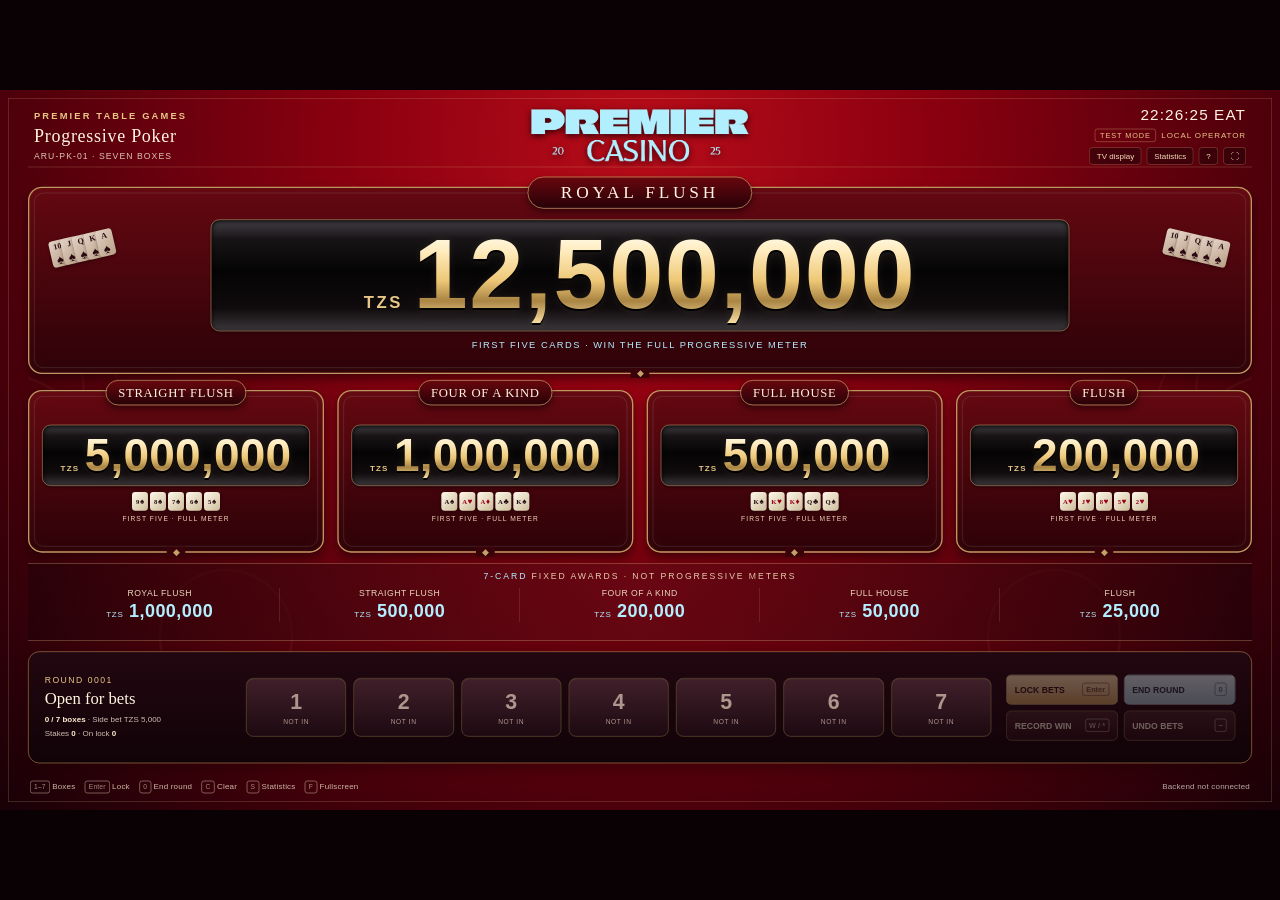
<file: docs/sources/2026-10-08/Premier_Progressive_MVP.html>
<!doctype html>
<html lang="en"><head><meta charset="utf-8"><meta name="viewport" content="width=device-width,initial-scale=1,viewport-fit=cover">
<meta http-equiv="Content-Security-Policy" content="default-src 'none'; img-src data:; style-src 'unsafe-inline'; script-src 'unsafe-inline'; connect-src 'none'; base-uri 'none'; form-action 'none'">
<meta name="color-scheme" content="dark"><title>Premier Casino · Progressive Poker</title>
<link rel="icon" href="data:,">
<style>
:root{--red:#A0000D;--blue:#B1EFFF;--gold:#E8C688;--darkgold:#A68E61;--ink:#0d0205;--white:#fff5df;--line:rgba(232,198,136,.38)}
*{box-sizing:border-box}html,body{margin:0;width:100%;min-height:100%;background:#090103;color:var(--white);font-family:Arial,Helvetica,sans-serif}body{overflow:hidden}button,select,input{font:inherit}button{cursor:pointer;color:inherit}button:disabled{cursor:default;opacity:.38}button:focus-visible,a:focus-visible,input:focus-visible,select:focus-visible{outline:3px solid var(--blue);outline-offset:4px}button{touch-action:manipulation}button,input,select{-webkit-tap-highlight-color:transparent}input,select{min-height:44px;border:1px solid var(--line);border-radius:8px;background:#25070b;color:#fff;padding:10px;width:100%}.hidden{display:none!important}
#stage{position:absolute;width:1920px;height:1080px;left:50%;top:50%;transform-origin:center;display:grid;grid-template-rows:92px minmax(0,1fr) 116px 168px 38px;gap:16px;padding:24px 42px 16px;background:radial-gradient(ellipse at 50% 7%,#b80c19 0%,#8b0010 32%,#43000a 76%,#180107 100%);isolation:isolate;overflow:hidden}
#stage:before{content:"";position:absolute;inset:0;z-index:-1;opacity:.17;background:url('[data-uri]') center/cover no-repeat;pointer-events:none}#stage:after{content:"";position:absolute;inset:12px;border:1px solid rgba(232,198,136,.27);pointer-events:none;z-index:-1}
.header{display:grid;grid-template-columns:1fr auto 1fr;align-items:center;border-bottom:1px solid var(--line);padding:0 9px 13px;min-width:0}.identity .eyebrow{font-size:14px;letter-spacing:.23em;color:var(--gold);font-weight:700}.identity h1{margin:8px 0 6px;font:27px Georgia,serif;letter-spacing:.04em}.table-name{font-size:13px;color:#dcc2b2;letter-spacing:.12em}.brand{width:326px;height:79px;object-fit:contain;filter:drop-shadow(0 3px 5px #300007)}.header-right{text-align:right}.clock{font-size:23px;letter-spacing:.07em;font-variant-numeric:tabular-nums}.top-status{margin-top:7px;color:var(--gold);font-size:12px;letter-spacing:.11em}.test-label{display:inline-block;margin-right:8px;border:1px solid rgba(232,198,136,.45);border-radius:4px;padding:3px 7px;font-size:11px}.toolbar{display:flex;justify-content:flex-end;gap:8px;margin-top:8px}.tool{background:#28020999;border:1px solid #cfad7855;border-radius:5px;padding:5px 10px;font-size:12px;color:#f3dcb7}.tool:hover{background:#61111b}
.jackpots{min-height:0;display:grid;grid-template-rows:1.15fr 1fr;gap:24px;padding-top:13px}.plaque{position:relative;min-width:0;border:2px solid #bc9861;border-radius:21px;background:linear-gradient(180deg,#640811,#2d0208);box-shadow:0 8px 14px #18000488,inset 0 0 30px #ffc95509;padding:29px 22px 16px;display:flex;flex-direction:column;align-items:center;justify-content:center}.plaque:before{content:"";position:absolute;inset:7px;border:1px solid rgba(177,239,255,.19);border-radius:14px;pointer-events:none}.plaque:after{content:"◆";position:absolute;bottom:-8px;background:#390209;padding:0 9px;color:#c1a26a;font-size:13px}.plaque-name{position:absolute;top:-17px;left:50%;transform:translateX(-50%);padding:8px 29px;border:1px solid #c9a86c;border-radius:100px;background:linear-gradient(#68060e,#270207);font:22px Georgia,serif;letter-spacing:.12em;text-transform:uppercase;white-space:nowrap;box-shadow:0 5px 10px #19000599;z-index:2}.hero .plaque-name{font-size:26px;letter-spacing:.22em;padding:8px 49px}.meter-shell{position:relative;display:flex;align-items:baseline;justify-content:center;gap:16px;padding:10px 19px 12px;width:100%;border:1px solid #9d835c;border-radius:13px;background:linear-gradient(180deg,#444147 0%,#181416 17%,#050405 46%,#100b0d 80%,#3b373a 100%);box-shadow:inset 0 2px 7px #000,0 3px 3px #0005;isolation:isolate;min-width:0}.hero .meter-shell{width:72%;padding:7px 26px 9px}.money{font-family:"Arial Black",Arial,Helvetica,sans-serif;font-size:69px;font-weight:900;font-variant-numeric:tabular-nums;font-feature-settings:"tnum";line-height:1.03;letter-spacing:.005em;white-space:nowrap;color:var(--gold);background:linear-gradient(180deg,#fffced 7%,#ffebbd 27%,#edc776 56%,#a98443 76%,#f9dfa2 99%);background-clip:text;-webkit-background-clip:text;-webkit-text-fill-color:transparent;filter:drop-shadow(0 3px 1px #000) drop-shadow(0 0 6px #e8c68815)}.hero .money{font-size:146px;letter-spacing:.016em}.currency{font-size:16px;letter-spacing:.15em;color:var(--gold);font-weight:700}.hero .currency{font-size:25px}.tier-grid{display:grid;grid-template-columns:repeat(4,minmax(0,1fr));gap:20px;min-height:0}.tier-grid .plaque{padding:24px 19px 16px}.tier-grid .plaque-name{font-size:19px;padding:7px 18px;letter-spacing:.055em}.qualifier{position:relative;font-size:12px;letter-spacing:.16em;color:#efd2b6;text-transform:uppercase;text-align:center;margin-top:11px}.hero .qualifier{font-size:14px;margin-top:12px;color:var(--blue)}.step{position:absolute;right:20px;bottom:13px;font-size:12px;color:var(--blue);opacity:0;transition:opacity .3s}.step.show{opacity:1}.hero .step{font-size:16px}.cards{display:flex;gap:4px}.hero-cards{position:absolute;left:31px;top:70px;transform:rotate(-13deg);opacity:.84}.hero-cards.right{left:auto;right:33px;transform:rotate(13deg)}.card{width:33px;height:49px;border-radius:5px;background:linear-gradient(135deg,#fff9e9,#ccbc9b);color:#220a13;box-shadow:0 2px 5px #0006;display:flex;flex-direction:column;align-items:center;justify-content:center;font-family:Georgia,serif;font-size:14px;font-weight:bold}.card .suit{font-size:19px;line-height:1}.hero-cards .card{width:25px;height:40px;font-size:12px;gap:3px}.hero-cards .card:not(:first-child){margin-left:-11px}.card.red{color:#970018}.card-fan{display:flex;gap:3px;justify-content:center;margin-top:9px}.card-fan .card{width:24px;height:28px;font-size:10px;flex-direction:row;gap:1px}.card-fan .suit{font-size:12px}.tier-grid .meter-shell{gap:8px;padding:9px 6px 10px}.tier-grid .currency{font-size:12px}.tier-grid .qualifier{font-size:10px;margin-top:7px}
.fixed-strip{position:relative;border-top:1px solid var(--line);border-bottom:1px solid var(--line);background:linear-gradient(90deg,#20020799,#620a1599,#20020799);padding:11px 18px 12px}.strip-label{text-align:center;font-size:13px;color:#e4cba9;letter-spacing:.22em;margin-bottom:10px}.strip-label span{color:var(--blue)}.fixed-grid{display:grid;grid-template-columns:repeat(5,1fr)}.fixed-item{text-align:center;border-right:1px solid #cfb3803b;display:flex;flex-direction:column;gap:5px}.fixed-item:last-child{border:0}.fixed-name{font-size:13px;color:#e9d6bd;letter-spacing:.055em;text-transform:uppercase}.fixed-amount{font-size:27px;letter-spacing:.025em;font-weight:700;color:var(--blue);font-variant-numeric:tabular-nums}.fixed-amount small{font-size:12px;font-weight:400;letter-spacing:.1em;margin-right:8px}
.round-panel{display:grid;grid-template-columns:280px 1fr 344px;gap:22px;align-items:center;padding:17px 24px;background:linear-gradient(180deg,#220710,#100307);border:1px solid #9d7744;border-radius:17px;box-shadow:0 7px 20px #19000466}.round-title{font-size:13px;letter-spacing:.17em;color:var(--gold)}.phase{margin:8px 0;font:25px Georgia,serif;line-height:1.05}.phase.locked{color:var(--blue)}.round-totals{font-size:12px;color:#cebcb0;line-height:1.7}.round-totals strong{color:#ffeed3}.boxes{display:grid;grid-template-columns:repeat(7,1fr);gap:11px;align-items:center;position:relative;min-width:0}.box{border:1px solid #695136;border-radius:11px;background:linear-gradient(#40202a,#1d0911);padding:10px 4px 8px;min-width:0;min-height:88px;box-shadow:inset 0 1px 1px #f9e6cb18;color:#ad968c}.box b{display:block;font-size:32px;font-variant-numeric:tabular-nums;font-weight:700;line-height:1.05}.box span{display:block;font-size:10px;letter-spacing:.085em;margin-top:8px}.box.selected{background:linear-gradient(#f3dfae,#c59b54);border-color:#ffedc5;color:#301518;box-shadow:0 0 16px #e8c68824,inset 0 1px #fff6}.box.locked.selected{background:linear-gradient(#dffaff,#8dbecc);border-color:#dff9ff;color:#192a2f}.box.won{border:2px solid #ffe494;background:linear-gradient(#d8ad5c,#faecc6);color:#372013}.box:disabled{opacity:1}.round-actions{display:grid;grid-template-columns:1fr 1fr;gap:9px}.btn{border:1px solid #a0845c;border-radius:8px;background:linear-gradient(#44242a,#2b0e16);padding:11px 12px;font-size:13px;font-weight:700;min-height:45px;display:flex;justify-content:space-between;align-items:center;gap:10px}.btn.primary{background:linear-gradient(#f4dfb1,#c49b5a);border-color:#f2d79e;color:#291217}.btn.blue{background:linear-gradient(#d4eef3,#9abfcb);border-color:#dbf5f9;color:#1d2933}.btn:hover:not(:disabled){filter:brightness(1.15)}kbd{font-family:Arial,sans-serif;font-size:11px;padding:3px 5px;border:1px solid currentColor;border-radius:4px;opacity:.65;white-space:nowrap}.footer{display:flex;justify-content:space-between;align-items:center;gap:10px;color:#cfb5a4;font-size:12px;letter-spacing:.025em;padding:0 3px}.footer .shortcuts{display:flex;align-items:center;gap:14px}.footer kbd{color:#e5d1b6;font-size:10px}.last-input{white-space:nowrap;color:#b7aaa5}body.display .toolbar,body.display .round-actions,body.display .shortcuts{display:none}body.display .round-panel{grid-template-columns:300px 1fr 245px}body.display .round-panel:after{content:"SIDE BET\A TZS 5,000";white-space:pre;text-align:center;color:var(--gold);font-size:22px;line-height:1.65;border-left:1px solid var(--line)}body.display .footer:before{content:"FIRST FIVE: FULL METER  ·  SEVEN CARDS: FIXED AWARD";letter-spacing:.1em;font-size:12px}
#fatal{position:fixed;top:0;left:0;right:0;z-index:200;background:#38000b;border:2px solid #fb899e;padding:18px;color:white;text-align:center;font-size:16px}#fatal button{background:#fff3;color:#fff;border:1px solid #fff8;padding:7px;margin-left:10px}#toast{position:fixed;bottom:28px;left:50%;transform:translate(-50%,20px);opacity:0;pointer-events:none;z-index:190;background:#0d0710f5;border:1px solid #cfa66b;border-radius:9px;box-shadow:0 12px 36px #0007;padding:14px 22px;font-size:15px;max-width:min(90vw,720px);text-align:center;transition:.16s}#toast.show{transform:translate(-50%,0);opacity:1}
dialog{color:#f5ebde;background:linear-gradient(135deg,#350810,#13070d);border:1px solid #bc9760;border-radius:15px;padding:25px;max-width:96vw;max-height:90vh;width:730px;box-shadow:0 20px 80px #000b}dialog::backdrop{background:#090107dd;backdrop-filter:blur(5px)}dialog h2{font:28px Georgia,serif;color:var(--gold);margin:0 0 8px}dialog p{font-size:14px;line-height:1.6;color:#dac8bb}dialog .head{display:flex;justify-content:space-between;align-items:start;gap:14px}.xclose{border:1px solid #ad855c;background:#250b13;border-radius:6px;min-width:34px;min-height:34px;font-size:20px}label{display:block;font-size:12px;color:#dac9b8;letter-spacing:.07em}.form-grid{display:grid;grid-template-columns:1fr 1fr;gap:18px;margin:20px 0}.form-grid label{display:grid;gap:8px}.form-grid .wide{grid-column:1/-1}.dialog-actions{display:flex;justify-content:flex-end;gap:10px;margin-top:20px}.quote{border:1px solid #bba07166;border-radius:10px;padding:18px;background:#10080c}.quote strong{display:block;font-size:35px;color:var(--gold);font-variant-numeric:tabular-nums;margin:6px 0 12px}.quote-line{display:flex;justify-content:space-between;gap:12px;font-size:13px;line-height:1.9}.quote-error{color:#ffb5c2;font-size:14px}.note{border-left:2px solid var(--gold);padding:9px 12px;background:#e8c68809;color:#d8c6b9;font-size:13px;line-height:1.7}.stat-dialog{width:1180px}.stats-grid{display:grid;grid-template-columns:repeat(4,1fr);gap:10px;margin:18px 0}.stat{border:1px solid #b998682f;padding:15px;border-radius:9px;background:#10060b}.stat small{display:block;font-size:11px;text-transform:uppercase;letter-spacing:.07em;color:#c2ada0}.stat b{display:block;font-size:24px;color:var(--gold);font-variant-numeric:tabular-nums;margin-top:9px;overflow-wrap:anywhere}.ledger-wrap{overflow:auto;max-height:300px;border:1px solid #b998682f;border-radius:8px;margin-top:14px}table{border-collapse:collapse;width:100%;font-size:12px;text-align:left;white-space:nowrap}td,th{padding:10px;border-bottom:1px solid #b9986822}th{background:#36131e;position:sticky;top:0;color:#f4d19c}td{color:#d1bcae}td.num{text-align:right;font-variant-numeric:tabular-nums}.legend{font-size:12px;line-height:1.8;color:#c0ada0}.integration-list{display:grid;grid-template-columns:1fr auto;gap:12px;font-size:14px;line-height:1.6;margin:18px 0}.disconnected{color:#e6b09e}.help-grid{display:grid;grid-template-columns:90px 1fr;gap:13px;font-size:14px;line-height:1.5;margin:22px 0}.help-grid kbd{display:inline-block;justify-self:start;min-width:45px;text-align:center}
#winner{position:fixed;inset:0;z-index:100;background:radial-gradient(ellipse at center,#960d1a 0%,#540008 54%,#160307 100%);display:flex;flex-direction:column;align-items:center;justify-content:center;gap:14px;text-align:center;padding:30px;overflow:hidden}#winner:before{content:"";position:absolute;inset:20px;border:1px solid #e8c68888;pointer-events:none}#winner:after{content:"";position:absolute;inset:30px;border:1px solid #e8c68833;pointer-events:none}.win-eyebrow{font-size:clamp(16px,2.5vw,36px);letter-spacing:.35em;color:#e8c688}.win-title{font:clamp(30px,5vw,86px) Georgia,serif;text-transform:uppercase;letter-spacing:.06em}.win-hand{font-size:clamp(18px,3vw,44px);color:var(--blue);letter-spacing:.1em}.win-money{font-size:clamp(38px,9vw,155px);font-variant-numeric:tabular-nums;font-weight:900;color:#ffe4a7;text-shadow:0 4px #4b180c,0 0 35px #e8c68844}.win-currency{font-size:clamp(14px,2vw,26px);color:var(--gold);letter-spacing:.25em}.win-box{font-size:clamp(15px,2vw,30px);letter-spacing:.2em;color:#dcc2aa}.win-test{font-size:11px;letter-spacing:.2em;color:#cba27e;margin-top:20px}.win-rule{height:1px;width:50%;background:linear-gradient(90deg,transparent,#e8c688,transparent);margin:12px}.win-progress{position:absolute;bottom:0;left:0;height:4px;background:var(--gold);width:100%;transform-origin:left;animation:winTimer 10s linear forwards}@keyframes winTimer{to{transform:scaleX(0)}}#winner .tool{margin-top:20px}.flash .meter-shell{animation:increment .6s ease-out}@keyframes increment{30%{box-shadow:0 0 25px #e8c68865}100%{box-shadow:inset 0 2px 7px #000,0 3px 3px #0005}}@media(prefers-reduced-motion:reduce){*{animation:none!important;transition:none!important}}
@media(max-width:800px) and (orientation:portrait){body{overflow:auto}#stage{position:relative;top:auto;left:auto;transform:none!important;width:100%;height:auto;min-height:100svh;padding:18px 14px 16px;display:flex;flex-direction:column;gap:18px;overflow:visible}#stage:after{inset:6px}.header{grid-template-columns:1fr auto;gap:13px;padding:0 4px 13px;min-height:128px}.brand{width:205px;height:52px;grid-row:1;grid-column:1}.header-right{grid-column:2;grid-row:1}.clock{font-size:15px}.test-label{font-size:8px;margin:0 0 3px}.top-status{font-size:9px;letter-spacing:0}.identity{grid-column:1/-1;grid-row:2}.identity .eyebrow{display:none}.identity h1{font-size:20px;margin:0 0 6px}.table-name{font-size:10px}.toolbar{gap:6px;margin:6px 0 0;flex-wrap:wrap}.tool{font-size:10px;padding:5px 7px}.jackpots{display:flex;flex-direction:column;gap:26px;padding-top:8px}.hero{min-height:175px;padding:27px 11px 18px}.hero .plaque-name{font-size:15px;letter-spacing:.14em;padding:8px 25px;top:-16px}.hero .meter-shell{width:100%;padding:13px 8px;gap:9px}.hero .money{font-size:12vw;letter-spacing:0}.hero .currency{font-size:13px}.hero-cards{display:none}.hero .qualifier{font-size:9px;letter-spacing:.09em;line-height:1.7;max-width:90%}.tier-grid{grid-template-columns:repeat(2,minmax(0,1fr));gap:25px 11px}.tier-grid .plaque{min-height:151px;padding:25px 7px 12px;border-radius:12px}.plaque:before{inset:4px;border-radius:8px}.tier-grid .plaque-name{font-size:11px;padding:7px 11px;letter-spacing:.02em;top:-14px}.tier-grid .meter-shell{gap:3px;padding:10px 4px;border-radius:6px}.tier-grid .money{font-size:6.5vw;letter-spacing:0}.tier-grid .currency{font-size:7px}.tier-grid .qualifier{font-size:7px;letter-spacing:.03em}.card-fan .card{width:18px;height:22px;font-size:8px}.card-fan .suit{font-size:10px}.card-fan{gap:2px}.step{bottom:5px;right:10px;font-size:9px}.fixed-strip{padding:12px 8px}.strip-label{font-size:10px;letter-spacing:.12em;line-height:1.6}.fixed-grid{grid-template-columns:repeat(2,minmax(0,1fr));row-gap:15px}.fixed-item{border-right:0}.fixed-item:first-child{grid-column:1/-1}.fixed-name{font-size:10px}.fixed-amount{font-size:22px}.fixed-amount small{font-size:10px}.round-panel{display:flex;flex-direction:column;padding:16px 12px;gap:15px;align-items:stretch;border-radius:12px}.round-info{display:grid;grid-template-columns:1fr auto;align-items:center;gap:8px}.round-title{font-size:11px}.phase{font-size:18px;margin:0;text-align:right}.round-totals{grid-column:1/-1;font-size:11px}.boxes{gap:5px}.box{min-height:64px;padding:8px 1px;border-radius:8px}.box b{font-size:23px}.box span{font-size:7px;letter-spacing:0;margin-top:6px}.round-actions{grid-template-columns:1fr 1fr}.btn{font-size:12px;min-height:44px}.footer{font-size:9px;flex-wrap:wrap;line-height:1.8;justify-content:center}.footer .shortcuts{gap:8px;flex-wrap:wrap;justify-content:center}.footer kbd{font-size:8px}.last-input{font-size:9px}.stats-grid{grid-template-columns:1fr 1fr}.stat{padding:11px}.stat b{font-size:20px}.stat small{font-size:9px}.form-grid{gap:11px}.form-grid label{font-size:10px}dialog{padding:19px;max-width:96vw;width:96vw;max-height:91svh}dialog h2{font-size:23px}.quote strong{font-size:30px}.dialog-actions{flex-wrap:wrap}.dialog-actions .btn{flex:1;justify-content:center}.help-grid{font-size:12px;grid-template-columns:70px 1fr}.integration-list{font-size:12px;grid-template-columns:1fr}.integration-list b{margin-bottom:6px}body.display .round-panel:after{font-size:16px;border-left:0;border-top:1px solid var(--line);padding-top:12px}body.display .footer:before{font-size:8px;text-align:center}.identity h1{font-size:19px}}
</style></head><body>
<div id="fatal" class="hidden" role="alert"></div>
<main id="stage">
<header class="header"><div class="identity"><div class="eyebrow">PREMIER TABLE GAMES</div><h1>Progressive Poker</h1><div class="table-name" id="tableName">ARU-PK-01 · SEVEN BOXES</div></div><img class="brand" src="[data-uri]" alt="Premier Casino"><div class="header-right"><div class="clock" id="clock">—</div><div class="top-status"><span class="test-label">TEST MODE</span><span id="sourceState">STARTING</span></div><div class="toolbar"><button class="tool" id="tvBtn" title="Open read-only display">TV display</button><button class="tool" id="statsBtn">Statistics</button><button class="tool" id="helpBtn">?</button><button class="tool" id="fullBtn" title="Fullscreen">⛶</button></div></div></header>
<section class="jackpots" aria-label="Progressive jackpots for first five cards"><article class="plaque hero" data-tier="royal"><div class="plaque-name">Royal Flush</div><div class="hero-cards cards" aria-hidden="true"><span class="card"><span>10</span><span class="suit">♠</span></span><span class="card"><span>J</span><span class="suit">♠</span></span><span class="card"><span>Q</span><span class="suit">♠</span></span><span class="card"><span>K</span><span class="suit">♠</span></span><span class="card"><span>A</span><span class="suit">♠</span></span></div><div class="hero-cards cards right" aria-hidden="true"><span class="card"><span>10</span><span class="suit">♠</span></span><span class="card"><span>J</span><span class="suit">♠</span></span><span class="card"><span>Q</span><span class="suit">♠</span></span><span class="card"><span>K</span><span class="suit">♠</span></span><span class="card"><span>A</span><span class="suit">♠</span></span></div><div class="meter-shell"><span class="currency">TZS</span><strong class="money" id="meter-royal">12,500,000</strong></div><div class="qualifier">FIRST FIVE CARDS · WIN THE FULL PROGRESSIVE METER</div><div class="step" id="step-royal"></div></article><div class="tier-grid" id="tierGrid"></div></section>
<section class="fixed-strip" aria-label="Separate seven-card fixed awards"><div class="strip-label"><span>7-CARD</span> FIXED AWARDS · NOT PROGRESSIVE METERS</div><div class="fixed-grid" id="fixedGrid"></div></section>
<section class="round-panel" aria-label="Dealer round controls"><div class="round-info"><div class="round-title" id="roundTitle">ROUND 0001</div><div class="phase" id="phase">Open for bets</div><div class="round-totals" id="roundTotals">Select participating boxes.</div></div><div class="boxes" id="boxes" aria-label="Seven participating boxes"></div><div class="round-actions"><button class="btn primary" id="commitBtn"><span>LOCK BETS</span><kbd>Enter</kbd></button><button class="btn blue" id="endBtn"><span>END ROUND</span><kbd>0</kbd></button><button class="btn" id="winBtn"><span>RECORD WIN</span><kbd>W / *</kbd></button><button class="btn" id="undoBtn"><span>UNDO BETS</span><kbd>−</kbd></button></div></section>
<footer class="footer"><div class="shortcuts"><span><kbd>1–7</kbd> Boxes</span><span><kbd>Enter</kbd> Lock</span><span><kbd>0</kbd> End round</span><span><kbd>C</kbd> Clear</span><span><kbd>S</kbd> Statistics</span><span><kbd>F</kbd> Fullscreen</span></div><div class="last-input" id="lastInput">Local test ledger · Backend not connected</div></footer>
</main>
<div id="toast" role="status" aria-live="polite"></div>
<dialog id="winDialog"><div class="head"><div><h2>Record a winning hand</h2><p>Manual verification by the dealer. Test records only.</p></div><button class="xclose" data-close aria-label="Close">×</button></div><div class="form-grid"><label>PARTICIPATING BOX<select id="winSeat"></select></label><label>AWARD RULE<select id="winMode"><option value="first5">First 5 cards · full meter</option><option value="seven">7 cards · fixed award</option></select></label><label class="wide">WINNING HAND<select id="winTier"></select></label></div><div class="quote" id="quote"></div><div class="dialog-actions"><button class="btn" data-close>Cancel</button><button class="btn primary" id="awardBtn">RECORD TEST PAYOUT</button></div></dialog>
<dialog id="undoDialog"><div class="head"><h2>Reverse this round's bets?</h2><button class="xclose" data-close aria-label="Close">×</button></div><p>The contribution will be removed from all five meters. The reversal stays in the audit ledger; the original event is not deleted.</p><div class="note">Only the current round can be reversed, and only before a winning award. Selected boxes remain selected for correction.</div><div class="dialog-actions"><button class="btn" data-close>Cancel</button><button class="btn primary" id="reverseBtn">CONFIRM REVERSAL</button></div></dialog>
<dialog id="statsDialog" class="stat-dialog"><div class="head"><div><h2>Progressive test statistics</h2><p id="sessionLabel"></p></div><button class="xclose" data-close aria-label="Close">×</button></div><div class="stats-grid" id="statsGrid"></div><div class="legend" id="reconciliation"></div><div class="ledger-wrap"><table><thead><tr><th>#</th><th>Time · EAT</th><th>Round</th><th>Event</th><th>Boxes / hand</th><th>Stakes</th><th>To meters</th><th>Payout</th></tr></thead><tbody id="ledgerBody"></tbody></table></div><div class="legend" id="ledgerCount"></div><div class="dialog-actions"><button class="btn" id="integrationBtn">Backend / connector</button><button class="btn" id="csvBtn">EXPORT CSV</button><button class="btn primary" id="jsonBtn">EXPORT JSON</button></div></dialog>
<dialog id="helpDialog"><div class="head"><h2>Keyboard & operation</h2><button class="xclose" data-close aria-label="Close">×</button></div><div class="help-grid"><kbd>1–7</kbd><span>Select / deselect a box before bets are locked.</span><kbd>Enter</kbd><span>Lock selected bets. One TZS 500 contribution per participating box. Pressing Enter again does not add money.</span><kbd>0 / +</kbd><span>End the locked round; open a new empty round.</span><kbd>C</kbd><span>Clear selected boxes before lock.</span><kbd>8</kbd><span>Select / deselect all seven boxes.</span><kbd>W / *</kbd><span>Record an eligible first-five or seven-card award.</span><kbd>− / ⌫</kbd><span>Request reversal of current bets, before any award.</span><kbd>S / F</kbd><span>Statistics / fullscreen.</span><kbd>Esc</kbd><span>Close a dialog or winner animation. Does not undo money.</span></div><div class="note">One operator window per table. TV display is read-only. Money grows only when bets are locked, never on a timer. This is a local test page, not a certified live gaming system.</div><div class="dialog-actions"><button class="btn primary" data-close>GOT IT</button></div></dialog>
<dialog id="integrationDialog"><div class="head"><h2>Test integration boundary</h2><button class="xclose" data-close aria-label="Close">×</button></div><div class="integration-list"><span>Existing statistics backend</span><b class="disconnected">NOT CONNECTED</b><span>Network controller / table lamps</span><b class="disconnected">NOT CONNECTED</b><span>Local ledger, export, same-browser TV</span><b>IMPLEMENTED</b></div><p>Every operation has an event ID, session, table, box list, round, UTC timestamp, EAT business date, before/after meters and financial breakdown. JSON contains the complete ledger and reconciliation; CSV is a flat event summary.</p><div class="note">Business date changes at 07:00 EAT. Browser events are available through <code>premier:progressive:event</code> and <code>window.PremierProgressive.subscribe()</code>. No events are sent to a server. Different computers do not share balances in this version.</div><p>For reliable same-browser multi-window tests, serve this same HTML at localhost using the included launcher. Changing file path, hostname, port or browser profile creates a separate test ledger. Export before moving it.</p><div class="dialog-actions"><button class="btn primary" data-close>CLOSE</button></div></dialog>
<section id="winner" class="hidden" role="status" aria-live="polite"><div class="win-eyebrow">CONGRATULATIONS</div><div class="win-title">Jackpot won</div><div class="win-rule"></div><div class="win-hand" id="winHand"></div><div class="win-currency">TZS</div><div class="win-money" id="winAmount"></div><div class="win-box" id="winBox"></div><div class="win-test">TEST AWARD · NO CASH PAYMENT PROCESSED</div><button class="tool" id="closeWinBtn">Close · Esc</button><div class="win-progress" id="winProgress"></div></section>
<script id="engine">/* Premier Progressive · deterministic, integer-only TEST ledger. No network calls. */
(function(root){
'use strict';
const CONFIG=Object.freeze({version:'premier-progressive-2026-09-11-v1',stake:5000,seats:7,
 tiers:[
 {id:'royal',name:'Royal Flush',seed:12500000,contribution:220,award7:1000000},
 {id:'straight',name:'Straight Flush',seed:5000000,contribution:130,award7:500000},
 {id:'four',name:'Four of a Kind',seed:1000000,contribution:70,award7:200000},
 {id:'full',name:'Full House',seed:500000,contribution:45,award7:50000},
 {id:'flush',name:'Flush',seed:200000,contribution:35,award7:25000}
 ].map(Object.freeze)});
const copy=x=>JSON.parse(JSON.stringify(x));
const mapT=f=>Object.fromEntries(CONFIG.tiers.map(t=>[t.id,f(t)]));
const sum=x=>Object.values(x).reduce((a,b)=>a+b,0);
const fail=(ok,message)=>{if(!ok)throw new Error(message);};
function businessDate(iso){const time=Date.parse(iso);fail(Number.isFinite(time),'Invalid event time.');return new Date(time-4*3600000).toISOString().slice(0,10);}
function emptyState(session){return {session_id:session.session_id,table_id:session.table_id,round:1,round_id:session.session_id+':1',phase:'open',selected:[],participants:[],awards:[],commit_event_id:null,pools:mapT(t=>t.seed),sequence:0,stats:{net_rounds:0,closed_rounds:0,bets:0,stakes:0,contributions:0,by_tier:mapT(()=>0),payouts:0,house_topups:0,reseed_funding:0,award_count:0},last_award:null};}
function validateSession(session){fail(session&&session.schema_version===1&&session.configuration_version===CONFIG.version&&session.environment==='test','Unrecognised or incompatible saved ledger. Export it before recovery.');fail(typeof session.session_id==='string'&&/^[A-Z0-9_-]{1,32}$/.test(session.table_id),'Invalid session/table identifier.');fail(Array.isArray(session.events),'Invalid event ledger.');}
function newSession(id,table,iso){fail(typeof id==='string'&&id.length>0,'Session ID required.');const s={schema_version:1,configuration_version:CONFIG.version,environment:'test',session_id:id,table_id:table,created_at:iso,seed_funding:sum(mapT(t=>t.seed)),events:[]};validateSession(s);businessDate(iso);return s;}
function awardQuote(state,seat,tierId,mode){
 fail(state.phase==='locked','Lock the bets before recording a win.');
 fail(state.participants.includes(seat),'Only a participating box is eligible.');
 fail(!state.awards.some(a=>a.seat===seat),'This box already has an award in this round.');
 const tier=CONFIG.tiers.find(t=>t.id===tierId);fail(tier,'Unknown winning hand.');
 fail(['first5','seven'].includes(mode),'Choose first five or seven cards.');
 fail(!(mode==='first5'&&state.awards.some(a=>a.mode==='first5'&&a.tier===tierId)),'Another first-five win on this tier needs an approved simultaneous-win rule. Not supported in this MVP.');
 const before=state.pools[tier.id],amount=mode==='first5'?before:tier.award7;
 const debit=mode==='first5'?before:Math.min(amount,Math.max(0,before-tier.seed));
 const reseed=mode==='first5'?tier.seed:0,topup=mode==='seven'?amount-debit:0;
 return {seat,tier:tier.id,hand:tier.name,mode,amount,meter_debit:debit,house_topup:topup,reseed_funding:reseed,meter_before:before,meter_after:before-debit+reseed};
}
function evolve(old,command,meta){
 fail(meta&&typeof meta.event_id==='string'&&meta.event_id.length>0,'Event ID required.');
 fail(['keyboard','touch','api'].includes(meta.source),'Invalid event source.');
 fail(typeof meta.device_id==='string'&&meta.device_id.length>0,'Device ID required.');
 fail(command&&command.round_id===old.round_id,'Round changed. Review the current screen and try again.');
 const s=copy(old),before=copy(s.pools),payload={};
 let type;
 switch(command.action){
 case 'select': {
  fail(s.phase==='open','Bets are locked. End the round before changing boxes.');
  fail(Array.isArray(command.seats)&&command.seats.every(n=>Number.isInteger(n)&&n>=1&&n<=7),'Box must be 1–7.');
  fail(new Set(command.seats).size===command.seats.length,'Duplicate box.');
  s.selected=[...command.seats].sort((a,b)=>a-b);payload.seats=copy(s.selected);type='seats.changed';break;
 }
 case 'commit': {
  fail(s.phase==='open','This round is already locked. No second contribution was added.');fail(s.selected.length>0,'Select at least one box.');
  s.participants=copy(s.selected);s.phase='locked';s.commit_event_id=meta.event_id;
  const n=s.participants.length,contributions=mapT(t=>t.contribution*n);
  for(const t of CONFIG.tiers){s.pools[t.id]+=contributions[t.id];s.stats.by_tier[t.id]+=contributions[t.id];}
  s.stats.net_rounds++;s.stats.bets+=n;s.stats.stakes+=n*CONFIG.stake;s.stats.contributions+=sum(contributions);
  Object.assign(payload,{seats:copy(s.participants),bets:n,stake_per_bet:CONFIG.stake,stakes:n*CONFIG.stake,contributions,contribution_total:sum(contributions)});type='round.committed';break;
 }
 case 'award': {
  const q=awardQuote(s,command.seat,command.tier,command.mode);Object.assign(payload,q);
  s.pools[q.tier]=q.meter_after;s.awards.push(q);s.stats.payouts+=q.amount;s.stats.house_topups+=q.house_topup;s.stats.reseed_funding+=q.reseed_funding;s.stats.award_count++;
  s.last_award={...q,event_id:meta.event_id,timestamp:meta.timestamp,round:s.round};type='award.recorded';break;
 }
 case 'reverse': {
  fail(s.phase==='locked','No committed bets to reverse.');fail(s.awards.length===0,'An award exists. Reversal is blocked.');
  const n=s.participants.length,contributions=mapT(t=>-t.contribution*n);
  for(const t of CONFIG.tiers){s.pools[t.id]+=contributions[t.id];s.stats.by_tier[t.id]+=contributions[t.id];}
  Object.assign(payload,{reverses_event_id:s.commit_event_id,seats:copy(s.participants),bets:-n,stakes:-n*CONFIG.stake,contributions,contribution_total:sum(contributions)});
  s.stats.net_rounds--;s.stats.bets-=n;s.stats.stakes-=n*CONFIG.stake;s.stats.contributions+=sum(contributions);
  s.phase='open';s.selected=copy(s.participants);s.participants=[];s.commit_event_id=null;type='round.reversed';break;
 }
 case 'end':
  fail(s.phase==='locked','Only a locked round can end. Select boxes and press Enter first.');
  payload.seats=copy(s.participants);payload.award_count=s.awards.length;s.stats.closed_rounds++;
  s.round++;s.round_id=s.session_id+':'+s.round;s.phase='open';s.selected=[];s.participants=[];s.awards=[];s.commit_event_id=null;type='round.closed';break;
 default:throw new Error('Unknown command.');
 }
 for(const t of CONFIG.tiers)fail(Number.isSafeInteger(s.pools[t.id])&&s.pools[t.id]>=t.seed,'Meter bounds exceeded.');
 for(const [k,v] of Object.entries(s.stats))if(typeof v==='number')fail(Number.isSafeInteger(v)&&v>=0,'Statistics bounds exceeded: '+k);
 s.sequence=old.sequence+1;
 const event={schema_version:1,configuration_version:CONFIG.version,environment:'test',event_id:meta.event_id,sequence:s.sequence,session_id:s.session_id,table_id:s.table_id,device_id:meta.device_id,round_id:old.round_id,round_number:old.round,timestamp:meta.timestamp,business_date:businessDate(meta.timestamp),source:meta.source,type,command:copy(command),payload,meters_before:before,meters_after:copy(s.pools)};
 return {state:s,event};
}
function replay(session){validateSession(session);let s=emptyState(session);const ids=new Set();
 for(const e of session.events){fail(e&&!ids.has(e.event_id),'Duplicate or invalid event in saved ledger.');ids.add(e.event_id);const result=evolve(s,e.command,e);fail(JSON.stringify(result.event)===JSON.stringify(e),'Saved event validation failed at sequence '+e.sequence+'. No amounts were reset.');s=result.state;}
 return s;
}
function append(session,command,meta){const s=replay(session),prior=session.events.find(e=>e.event_id===meta.event_id);
 if(prior){fail(JSON.stringify(prior.command)===JSON.stringify(command),'Event ID reused for a different command.');return {session,state:s,event:prior,duplicate:true};}
 const r=evolve(s,command,meta);return {...r,session:{...session,events:[...session.events,r.event]},duplicate:false};
}
function exportBundle(session){const s=replay(session);return {format:'premier.progressive.test-ledger.v1',exported_at:new Date().toISOString(),configuration:copy(CONFIG),session:copy(session),snapshot:s,reconciliation:{initial_seed_funding:session.seed_funding,contributions:s.stats.contributions,payouts:s.stats.payouts,house_topups:s.stats.house_topups,reseed_funding:s.stats.reseed_funding,current_pool_liability:sum(s.pools),cash_in_minus_payouts:s.stats.stakes-s.stats.payouts,expected_pool_liability:session.seed_funding+s.stats.contributions-s.stats.payouts+s.stats.house_topups+s.stats.reseed_funding},backend_connected:false,hardware_connected:false};}
const API={CONFIG,copy,mapT,sum,newSession,emptyState,replay,append,evolve,awardQuote,businessDate,exportBundle};
if(typeof module!=='undefined'&&module.exports)module.exports=API;else root.PremierEngine=API;
})(typeof window!=='undefined'?window:globalThis);
</script>
<script>
(function(){
'use strict';
const E=window.PremierEngine, $=id=>document.getElementById(id),fmt=n=>Math.round(n).toLocaleString('en-US');
const params=new URLSearchParams(location.search),tableParam=params.get('table')||'ARU-PK-01';
const TABLE=/^[A-Z0-9_-]{1,32}$/.test(tableParam)?tableParam:'ARU-PK-01';
const DISPLAY=params.get('view')==='display',KEY='premier.progressive.test.v1.'+TABLE;
const ID=()=>{if(crypto.randomUUID)return crypto.randomUUID();const bytes=new Uint8Array(16);crypto.getRandomValues(bytes);return [...bytes].map(b=>b.toString(16).padStart(2,'0')).join('');};
let session=E.newSession(ID(),TABLE,new Date().toISOString()),state=E.emptyState(session),writable=false,busy=false,fatal=false,device='',releaseLock=null;
let toastTimer,winTimer,shownWin=null,dialogSource='touch',lastValues={},animFrames={},subscribers=new Set(),channel=null;
const valueNodes={},boxNodes={};
if(DISPLAY)document.body.classList.add('display');
$('tableName').textContent=TABLE+' · SEVEN BOXES';
const cards={straight:[['9','♠'],['8','♠'],['7','♠'],['6','♠'],['5','♠']],four:[['A','♠'],['A','♥'],['A','♦'],['A','♣'],['K','♠']],full:[['K','♠'],['K','♥'],['K','♦'],['Q','♣'],['Q','♠']],flush:[['A','♥'],['J','♥'],['8','♥'],['5','♥'],['2','♥']]};
function handCards(hand){return hand.map(([r,s])=>'<span class="card '+(['♥','♦'].includes(s)?'red':'')+'"><span>'+r+'</span><span class="suit">'+s+'</span></span>').join('');}
$('tierGrid').innerHTML=E.CONFIG.tiers.slice(1).map(t=>'<article class="plaque" data-tier="'+t.id+'"><div class="plaque-name">'+t.name+'</div><div class="meter-shell"><span class="currency">TZS</span><strong class="money" id="meter-'+t.id+'">'+fmt(t.seed)+'</strong></div><div class="card-fan" aria-hidden="true">'+handCards(cards[t.id])+'</div><div class="qualifier">FIRST FIVE · FULL METER</div><div class="step" id="step-'+t.id+'"></div></article>').join('');
$('fixedGrid').innerHTML=E.CONFIG.tiers.map(t=>'<div class="fixed-item"><div class="fixed-name">'+t.name+'</div><div class="fixed-amount"><small>TZS</small>'+fmt(t.award7)+'</div></div>').join('');
$('winTier').innerHTML=E.CONFIG.tiers.map(t=>'<option value="'+t.id+'">'+t.name+'</option>').join('');
for(const t of E.CONFIG.tiers)valueNodes[t.id]=$('meter-'+t.id);
for(let n=1;n<=7;n++){const b=document.createElement('button');b.className='box';b.type='button';b.innerHTML='<b>'+n+'</b><span>NOT IN</span>';b.setAttribute('aria-label','Box '+n);b.onclick=()=>toggleBox(n,'touch');$('boxes').append(b);boxNodes[n]=b;}
function fit(){if(matchMedia('(max-width:800px) and (orientation:portrait)').matches)return;$('stage').style.transform='translate(-50%,-50%) scale('+Math.min(innerWidth/1920,innerHeight/1080)+')';}
function clock(){try{$('clock').textContent=new Intl.DateTimeFormat('en-GB',{timeZone:'Africa/Dar_es_Salaam',hour:'2-digit',minute:'2-digit',second:'2-digit'}).format(new Date())+' EAT';}catch{$('clock').textContent='EAT';}}
function toast(text){$('toast').textContent=text;$('toast').classList.add('show');clearTimeout(toastTimer);toastTimer=setTimeout(()=>$('toast').classList.remove('show'),6500);}
function failHard(error){fatal=true;writable=false;$('fatal').textContent='SAVED DATA / STORAGE ERROR: '+String(error.message||error)+' No balances have been reset. ';
 const button=document.createElement('button');button.textContent='Export saved data';button.onclick=()=>{try{download(localStorage.getItem(KEY)||'No stored data','progressive-recovery-'+TABLE+'.txt','text/plain');}catch(e){toast(e.message);}};$('fatal').append(button);$('fatal').classList.remove('hidden');render(false);}
function readSaved(){const raw=localStorage.getItem(KEY);if(!raw)return null;const doc=JSON.parse(raw);E.replay(doc);if(doc.table_id!==TABLE)throw new Error('Saved table mismatch.');return doc;}
function refresh(){try{const s=readSaved();if(s){session=s;state=E.replay(s);render();}}catch(e){failHard(e);}}
function animateMoney(t,value,animated){const node=valueNodes[t],old=lastValues[t];lastValues[t]=value;cancelAnimationFrame(animFrames[t]);node.dataset.value=String(value);
 if(!animated||old===undefined||old===value||matchMedia('(prefers-reduced-motion:reduce)').matches){node.textContent=fmt(value);return;}
 const start=performance.now();function tick(now){const p=Math.min(1,(now-start)/480),q=1-Math.pow(1-p,3);node.textContent=fmt(old+(value-old)*q);if(p<1)animFrames[t]=requestAnimationFrame(tick);else node.textContent=fmt(value);}animFrames[t]=requestAnimationFrame(tick);
 const panel=node.closest('.plaque');panel.classList.remove('flash');void panel.offsetWidth;panel.classList.add('flash');const step=$('step-'+t);step.textContent=(value-old>0?'+':'')+fmt(value-old);step.classList.add('show');clearTimeout(step.timer);step.timer=setTimeout(()=>step.classList.remove('show'),1800);
}
function render(animated=true){for(const t of E.CONFIG.tiers){if(fatal){cancelAnimationFrame(animFrames[t.id]);valueNodes[t.id].textContent='—';}else animateMoney(t.id,state.pools[t.id],animated);}
 $('sourceState').textContent=fatal?'STORAGE ERROR':DISPLAY?'LOCAL DISPLAY':writable?'LOCAL OPERATOR':'READ ONLY';
 $('roundTitle').textContent='ROUND '+String(state.round).padStart(4,'0');$('phase').textContent=state.phase==='open'?'Open for bets':'Bets locked';$('phase').classList.toggle('locked',state.phase==='locked');
 const selected=state.phase==='open'?state.selected:state.participants;const n=selected.length;
 $('roundTotals').innerHTML='<strong>'+n+' / 7 boxes</strong> · Side bet TZS 5,000<br>Stakes <strong>'+fmt(n*5000)+'</strong> · '+(state.phase==='open'?'On lock':'Added')+' <strong>'+fmt(n*500)+'</strong>';
 for(let i=1;i<=7;i++){const b=boxNodes[i],inRound=selected.includes(i),won=state.awards.some(a=>a.seat===i);b.className='box'+(inRound?' selected':'')+(state.phase==='locked'?' locked':'')+(won?' won':'');b.querySelector('span').textContent=won?'AWARDED':inRound?(state.phase==='locked'?'LOCKED':'SELECTED'):'NOT IN';b.disabled=!writable||state.phase!=='open'||busy||fatal;b.setAttribute('aria-pressed',String(inRound));}
 const disabled=!writable||busy||fatal;$('commitBtn').disabled=disabled||state.phase!=='open'||n===0;$('endBtn').disabled=disabled||state.phase!=='locked';$('winBtn').disabled=disabled||state.phase!=='locked'||state.awards.length>=state.participants.length;$('undoBtn').disabled=disabled||state.phase!=='locked'||state.awards.length>0;
 const last=session.events.at(-1);$('lastInput').textContent=(last?'Event '+last.sequence+' · '+formatTime(last.timestamp)+' EAT · ':'')+'Backend not connected';
 if($('statsDialog').open)renderStats();
 if(state.last_award&&shownWin!==state.last_award.event_id){shownWin=state.last_award.event_id;const age=Date.now()-Date.parse(state.last_award.timestamp);if(age>=0&&age<10000)showWinner(state.last_award,10000-age);}
}
function formatTime(iso){return new Intl.DateTimeFormat('en-GB',{timeZone:'Africa/Dar_es_Salaam',hour:'2-digit',minute:'2-digit',second:'2-digit'}).format(new Date(iso));}
function publish(event){if(channel)channel.postMessage({key:KEY,sequence:state.sequence});if(event){const detail=E.copy(event);window.dispatchEvent(new CustomEvent('premier:progressive:event',{detail}));for(const cb of subscribers){try{cb(E.copy(event));}catch(e){console.error('Local event subscriber failed',e);}}}}
function action(command,source='touch'){if(DISPLAY||!writable||fatal){toast('This window is read-only. Use the active operator window.');return false;}if(busy)return false;busy=true;const expected=state.round_id;
 try{const saved=readSaved();if(!saved)throw new Error('Saved ledger is missing. Reload before creating a new test session.');
 const result=E.append(saved,{...command,round_id:expected},{event_id:ID(),timestamp:new Date().toISOString(),device_id:device,source});
 // Persistence is the commit point. Never show a successful financial operation before this succeeds.
 localStorage.setItem(KEY,JSON.stringify(result.session));session=result.session;state=result.state;busy=false;render();publish(result.event);return true;
 }catch(e){busy=false;if(e instanceof SyntaxError||e.name==='QuotaExceededError'||e.name==='SecurityError'||/saved|ledger|validation/i.test(e.message))failHard(e);else toast(e.message);render(false);return false;}}
function toggleBox(n,source){const selected=state.selected.includes(n)?state.selected.filter(x=>x!==n):[...state.selected,n];action({action:'select',seats:selected},source);}
function clearBoxes(source){if(state.phase!=='open'){toast('Clear is only available before bets are locked.');return;}if(state.selected.length)action({action:'select',seats:[]},source);}
function lockBets(source){if(action({action:'commit'},source))toast('Bets locked. Added TZS '+fmt(state.participants.length*500)+' once.');}
function endRound(source){if(action({action:'end'},source))toast('New round opened. Select participating boxes.');}
function openWin(source){if(!writable||state.phase!=='locked')return toast('Lock participating bets first.');const seats=state.participants.filter(n=>!state.awards.some(a=>a.seat===n));if(!seats.length)return toast('All participating boxes already have an award.');dialogSource=source;$('winSeat').innerHTML=seats.map(n=>'<option value="'+n+'">Box '+n+'</option>').join('');$('winMode').value='first5';$('winTier').value='royal';quote();$('winDialog').showModal();}
function quote(){try{const q=E.awardQuote(state,Number($('winSeat').value),$('winTier').value,$('winMode').value);$('quote').innerHTML='<span class="legend">TEST PAYOUT · '+(q.mode==='first5'?'FIRST FIVE CARDS':'SEVEN CARDS')+'</span><strong>TZS '+fmt(q.amount)+'</strong><div class="quote-line"><span>Meter before → after</span><span>'+fmt(q.meter_before)+' → '+fmt(q.meter_after)+'</span></div><div class="quote-line"><span>House-funded shortfall</span><span>'+fmt(q.house_topup)+'</span></div><div class="quote-line"><span>Reseed funding</span><span>'+fmt(q.reseed_funding)+'</span></div>';$('awardBtn').disabled=!writable;}catch(e){$('quote').innerHTML='';const p=document.createElement('div');p.className='quote-error';p.textContent=e.message;$('quote').append(p);$('awardBtn').disabled=true;}}
function requestUndo(source){if(!writable||state.phase!=='locked'||state.awards.length)return toast('Only locked bets without an award can be reversed.');dialogSource=source;$('undoDialog').showModal();}
function showWinner(q,duration){$('winHand').textContent=q.hand.toUpperCase();$('winAmount').textContent=fmt(q.amount);$('winBox').textContent='BOX '+q.seat+' · '+(q.mode==='first5'?'FIRST FIVE CARDS':'SEVEN CARDS');$('winner').classList.remove('hidden');const p=$('winProgress');p.style.animation='none';void p.offsetWidth;p.style.animation='winTimer '+duration+'ms linear forwards';clearTimeout(winTimer);winTimer=setTimeout(closeWinner,duration);}
function closeWinner(){clearTimeout(winTimer);$('winner').classList.add('hidden');}
function renderStats(){const s=state.stats;$('sessionLabel').textContent=TABLE+' · Session '+session.session_id.slice(0,8)+' · TEST ONLY · '+session.events.length+' events';
 const metrics=[['Participating bets',s.bets],['Net committed rounds',s.net_rounds],['Total side-bet stakes',s.stakes],['Contributed to meters',s.contributions],['Recorded payouts',s.payouts],['House-funded shortfalls',s.house_topups],['Reseed funding',s.reseed_funding],['Current pool liability',E.sum(state.pools)]];
 $('statsGrid').innerHTML=metrics.map(([name,v])=>'<div class="stat"><small>'+name+'</small><b>'+fmt(v)+'</b></div>').join('');
 const bundle=E.exportBundle(session),r=bundle.reconciliation;const ok=r.expected_pool_liability===r.current_pool_liability;
 $('reconciliation').textContent=(ok?'RECONCILED':'RECONCILIATION ERROR')+' · Cash in minus recorded payouts: TZS '+fmt(r.cash_in_minus_payouts)+' (not final profit). Initial seed funding: '+fmt(session.seed_funding)+'. Business day starts 07:00 EAT.';
 $('ledgerBody').textContent='';const events=session.events.slice(-200).reverse();for(const e of events){const tr=document.createElement('tr'),p=e.payload;const fields=[e.sequence,formatTime(e.timestamp),e.round_number,e.type,p.hand?'Box '+p.seat+' · '+p.hand+' · '+p.mode:(p.seats||[]).join(', '),p.stakes===undefined?'—':fmt(p.stakes),p.contribution_total===undefined?'—':fmt(p.contribution_total),p.amount===undefined?'—':fmt(p.amount)];fields.forEach((text,i)=>{const td=document.createElement('td');td.textContent=text;if(i>=5)td.className='num';tr.append(td);});$('ledgerBody').append(tr);}if(!events.length)$('ledgerBody').innerHTML='<tr><td colspan="8">No events yet. Select boxes and lock bets on the main screen.</td></tr>';
 $('ledgerCount').textContent='Showing last '+events.length+' of '+session.events.length+' events. Exports include the complete ledger. All monetary amounts are integer TZS.';
}
function openStats(){renderStats();$('statsDialog').showModal();}
function download(text,name,type){const blob=new Blob([text],{type:type+';charset=utf-8'}),url=URL.createObjectURL(blob),a=document.createElement('a');a.href=url;a.download=name;a.click();setTimeout(()=>URL.revokeObjectURL(url),15000);}
function exportJSON(){try{download(JSON.stringify(E.exportBundle(session),null,2),'Premier_Progressive_TEST_'+TABLE+'_'+new Date().toISOString().slice(0,10)+'.json','application/json');}catch(e){toast(e.message);}}
function csv(){const heads=['environment','event_id','session_id','sequence','table_id','round_id','round_number','timestamp_utc','business_date_eat','source','event_type','boxes','tier','mode','stakes_tzs','contribution_tzs','payout_tzs','house_topup_tzs','reseed_funding_tzs',...E.CONFIG.tiers.map(t=>t.id+'_meter_after_tzs')];const rows=[heads];
 for(const e of session.events){const p=e.payload;rows.push([e.environment,e.event_id,e.session_id,e.sequence,e.table_id,e.round_id,e.round_number,e.timestamp,e.business_date,e.source,e.type,p.seat||((p.seats||[]).join(';')),p.tier||'',p.mode||'',p.stakes||0,p.contribution_total||0,p.amount||0,p.house_topup||0,p.reseed_funding||0,...E.CONFIG.tiers.map(t=>e.meters_after[t.id])]);}return '\uFEFF'+rows.map(row=>row.map(v=>'"'+String(v).replaceAll('"','""')+'"').join(',')).join('\r\n');}
function fullscreen(){try{const p=document.fullscreenElement?document.exitFullscreen():document.documentElement.requestFullscreen();if(p?.catch)p.catch(()=>toast('Fullscreen was blocked by the browser.'));}catch{toast('Use the browser fullscreen control on this device.');}}
$('commitBtn').onclick=()=>lockBets('touch');$('endBtn').onclick=()=>endRound('touch');$('winBtn').onclick=()=>openWin('touch');$('undoBtn').onclick=()=>requestUndo('touch');$('statsBtn').onclick=openStats;$('helpBtn').onclick=()=>$('helpDialog').showModal();$('fullBtn').onclick=fullscreen;$('closeWinBtn').onclick=closeWinner;
$('awardBtn').onclick=event=>{const cmd={action:'award',seat:Number($('winSeat').value),tier:$('winTier').value,mode:$('winMode').value};if(action(cmd,event.detail===0?'keyboard':'touch'))$('winDialog').close();};
$('reverseBtn').onclick=event=>{if(action({action:'reverse'},event.detail===0?'keyboard':'touch')){$('undoDialog').close();toast('Round reversed. No audit events were deleted.');}};
for(const id of ['winSeat','winMode','winTier'])$(id).onchange=quote;
$('jsonBtn').onclick=exportJSON;$('csvBtn').onclick=()=>download(csv(),'Premier_Progressive_TEST_'+TABLE+'.csv','text/csv');$('integrationBtn').onclick=()=>{$('statsDialog').close();$('integrationDialog').showModal();};
$('tvBtn').onclick=()=>{const url=new URL(location.href);url.searchParams.set('view','display');window.open(url.href,'_blank','noopener');};
for(const button of document.querySelectorAll('[data-close]'))button.onclick=()=>button.closest('dialog').close();
document.addEventListener('keydown',e=>{
 if(e.repeat||e.ctrlKey||e.altKey||e.metaKey||e.isComposing)return;if(e.shiftKey&&!['*','+','?'].includes(e.key))return;const code=e.code;
 if(document.querySelector('dialog[open]'))return;
 if(!$('winner').classList.contains('hidden')){if(e.key==='Escape'){e.preventDefault();closeWinner();}return;}
 if(e.target.closest?.('input,select,textarea,[contenteditable="true"]'))return;
 if(code==='KeyF'){e.preventDefault();fullscreen();return;}
 if(DISPLAY)return;
 if(code==='KeyS'){e.preventDefault();openStats();return;}
 if(e.key==='?'||code==='F1'){e.preventDefault();$('helpDialog').showModal();return;}
 let handled=true;const digit=/^(?:Digit|Numpad)([1-7])$/.exec(code);
 if(digit)toggleBox(Number(digit[1]),'keyboard');
 else if(code==='Enter'||code==='NumpadEnter')lockBets('keyboard');
 else if(code==='Numpad0'||code==='Digit0'||code==='NumpadAdd'||e.key==='+')endRound('keyboard');
 else if(code==='KeyC')clearBoxes('keyboard');
 else if(e.key==='*')openWin('keyboard');
 else if(code==='Digit8'||code==='Numpad8')action({action:'select',seats:state.selected.length===7?[]:[1,2,3,4,5,6,7]},'keyboard');
 else if(code==='KeyW'||code==='NumpadMultiply')openWin('keyboard');
 else if(code==='NumpadSubtract'||code==='Minus'||code==='Backspace')requestUndo('keyboard');
 else handled=false;
 if(handled)e.preventDefault();
});
window.addEventListener('storage',e=>{if(e.key===KEY)refresh();});
try{channel=new BroadcastChannel(KEY);channel.onmessage=()=>refresh();}catch{}
window.addEventListener('pageshow',e=>{if(e.persisted&&!DISPLAY&&!fatal){writable=false;releaseLock=null;refresh();becomeOperator();}});
window.addEventListener('resize',fit);window.addEventListener('pagehide',()=>{if(releaseLock)releaseLock();});
window.PremierProgressive=Object.freeze({version:'1.0.0',environment:'test',backendConnected:false,hardwareConnected:false,getSnapshot:()=>E.copy(state),exportLedger:()=>E.exportBundle(session),subscribe:fn=>{if(typeof fn!=='function')throw new TypeError('Subscriber must be a function.');subscribers.add(fn);return ()=>subscribers.delete(fn);}});
function becomeOperator(){if(!navigator.locks){toast('Safe keyboard control requires Web Locks. Open in a current browser at localhost using the supplied launcher.');render(false);return;}
 navigator.locks.request(KEY+'.operator',{ifAvailable:true},async lock=>{if(!lock){toast('Another operator window owns this table. This window is read-only; close the other operator window and reload to take control.');render(false);return;}
 try{const saved=readSaved();if(saved)session=saved;else localStorage.setItem(KEY,JSON.stringify(session));state=E.replay(session);device=localStorage.getItem('premier.progressive.test.device')||ID();localStorage.setItem('premier.progressive.test.device',device);writable=true;render(false);publish(null);await new Promise(resolve=>{releaseLock=resolve;});writable=false;
 }catch(e){failHard(e);}}).catch(failHard);
}
fit();clock();setInterval(clock,1000);
try{const saved=readSaved();if(saved){session=saved;state=E.replay(saved);}render(false);if(!DISPLAY)becomeOperator();}catch(e){failHard(e);}
})();
</script></body></html>
</file>
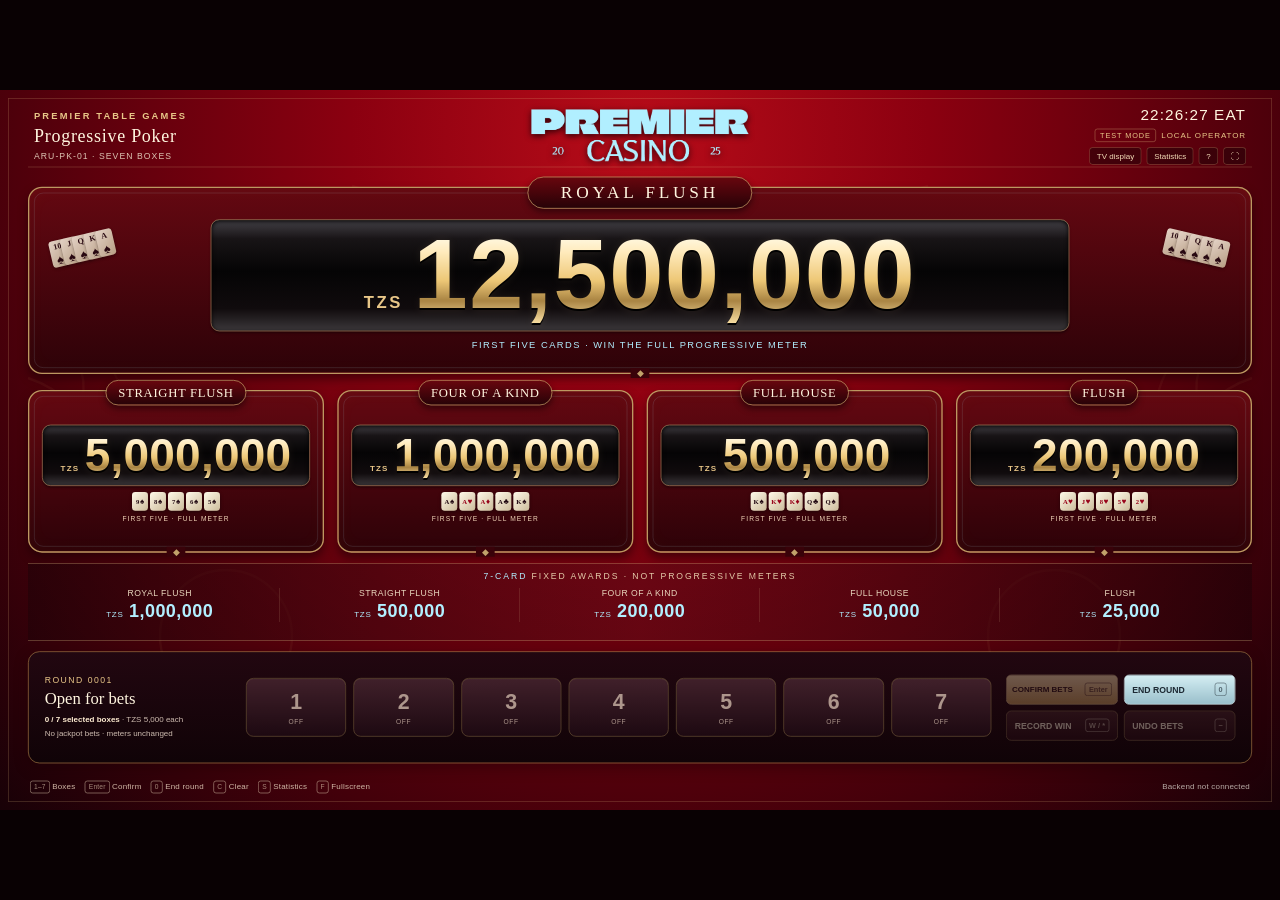
<file: docs/sources/2026-10-08/Premier_Progressive_MVP_v1_1.html>
<!doctype html>
<html lang="en"><head><meta charset="utf-8"><meta name="viewport" content="width=device-width,initial-scale=1,viewport-fit=cover">
<meta http-equiv="Content-Security-Policy" content="default-src 'none'; img-src data:; style-src 'unsafe-inline'; script-src 'unsafe-inline'; connect-src 'none'; base-uri 'none'; form-action 'none'">
<meta name="color-scheme" content="dark"><title>Premier Casino · Progressive Poker 1.1</title>
<link rel="icon" href="data:,">
<style>
:root{--red:#A0000D;--blue:#B1EFFF;--gold:#E8C688;--darkgold:#A68E61;--ink:#0d0205;--white:#fff5df;--line:rgba(232,198,136,.38)}
*{box-sizing:border-box}html,body{margin:0;width:100%;min-height:100%;background:#090103;color:var(--white);font-family:Arial,Helvetica,sans-serif}body{overflow:hidden}button,select,input{font:inherit}button{cursor:pointer;color:inherit}button:disabled{cursor:default;opacity:.38}button:focus-visible,a:focus-visible,input:focus-visible,select:focus-visible{outline:3px solid var(--blue);outline-offset:4px}button{touch-action:manipulation}button,input,select{-webkit-tap-highlight-color:transparent}input,select{min-height:44px;border:1px solid var(--line);border-radius:8px;background:#25070b;color:#fff;padding:10px;width:100%}.hidden{display:none!important}
#stage{position:absolute;width:1920px;height:1080px;left:50%;top:50%;transform-origin:center;display:grid;grid-template-rows:92px minmax(0,1fr) 116px 168px 38px;gap:16px;padding:24px 42px 16px;background:radial-gradient(ellipse at 50% 7%,#b80c19 0%,#8b0010 32%,#43000a 76%,#180107 100%);isolation:isolate;overflow:hidden}
#stage:before{content:"";position:absolute;inset:0;z-index:-1;opacity:.17;background:url('[data-uri]') center/cover no-repeat;pointer-events:none}#stage:after{content:"";position:absolute;inset:12px;border:1px solid rgba(232,198,136,.27);pointer-events:none;z-index:-1}
.header{display:grid;grid-template-columns:1fr auto 1fr;align-items:center;border-bottom:1px solid var(--line);padding:0 9px 13px;min-width:0}.identity .eyebrow{font-size:14px;letter-spacing:.23em;color:var(--gold);font-weight:700}.identity h1{margin:8px 0 6px;font:27px Georgia,serif;letter-spacing:.04em}.table-name{font-size:13px;color:#dcc2b2;letter-spacing:.12em}.brand{width:326px;height:79px;object-fit:contain;filter:drop-shadow(0 3px 5px #300007)}.header-right{text-align:right}.clock{font-size:23px;letter-spacing:.07em;font-variant-numeric:tabular-nums}.top-status{margin-top:7px;color:var(--gold);font-size:12px;letter-spacing:.11em}.test-label{display:inline-block;margin-right:8px;border:1px solid rgba(232,198,136,.45);border-radius:4px;padding:3px 7px;font-size:11px}.toolbar{display:flex;justify-content:flex-end;gap:8px;margin-top:8px}.tool{background:#28020999;border:1px solid #cfad7855;border-radius:5px;padding:5px 10px;font-size:12px;color:#f3dcb7}.tool:hover{background:#61111b}
.jackpots{min-height:0;display:grid;grid-template-rows:1.15fr 1fr;gap:24px;padding-top:13px}.plaque{position:relative;min-width:0;border:2px solid #bc9861;border-radius:21px;background:linear-gradient(180deg,#640811,#2d0208);box-shadow:0 8px 14px #18000488,inset 0 0 30px #ffc95509;padding:29px 22px 16px;display:flex;flex-direction:column;align-items:center;justify-content:center}.plaque:before{content:"";position:absolute;inset:7px;border:1px solid rgba(177,239,255,.19);border-radius:14px;pointer-events:none}.plaque:after{content:"◆";position:absolute;bottom:-8px;background:#390209;padding:0 9px;color:#c1a26a;font-size:13px}.plaque-name{position:absolute;top:-17px;left:50%;transform:translateX(-50%);padding:8px 29px;border:1px solid #c9a86c;border-radius:100px;background:linear-gradient(#68060e,#270207);font:22px Georgia,serif;letter-spacing:.12em;text-transform:uppercase;white-space:nowrap;box-shadow:0 5px 10px #19000599;z-index:2}.hero .plaque-name{font-size:26px;letter-spacing:.22em;padding:8px 49px}.meter-shell{position:relative;display:flex;align-items:baseline;justify-content:center;gap:16px;padding:10px 19px 12px;width:100%;border:1px solid #9d835c;border-radius:13px;background:linear-gradient(180deg,#444147 0%,#181416 17%,#050405 46%,#100b0d 80%,#3b373a 100%);box-shadow:inset 0 2px 7px #000,0 3px 3px #0005;isolation:isolate;min-width:0}.hero .meter-shell{width:72%;padding:7px 26px 9px}.money{font-family:"Arial Black",Arial,Helvetica,sans-serif;font-size:69px;font-weight:900;font-variant-numeric:tabular-nums;font-feature-settings:"tnum";line-height:1.03;letter-spacing:.005em;white-space:nowrap;color:var(--gold);background:linear-gradient(180deg,#fffced 7%,#ffebbd 27%,#edc776 56%,#a98443 76%,#f9dfa2 99%);background-clip:text;-webkit-background-clip:text;-webkit-text-fill-color:transparent;filter:drop-shadow(0 3px 1px #000) drop-shadow(0 0 6px #e8c68815)}.hero .money{font-size:146px;letter-spacing:.016em}.currency{font-size:16px;letter-spacing:.15em;color:var(--gold);font-weight:700}.hero .currency{font-size:25px}.tier-grid{display:grid;grid-template-columns:repeat(4,minmax(0,1fr));gap:20px;min-height:0}.tier-grid .plaque{padding:24px 19px 16px}.tier-grid .plaque-name{font-size:19px;padding:7px 18px;letter-spacing:.055em}.qualifier{position:relative;font-size:12px;letter-spacing:.16em;color:#efd2b6;text-transform:uppercase;text-align:center;margin-top:11px}.hero .qualifier{font-size:14px;margin-top:12px;color:var(--blue)}.step{position:absolute;right:20px;bottom:13px;font-size:12px;color:var(--blue);opacity:0;transition:opacity .3s}.step.show{opacity:1}.hero .step{font-size:16px}.cards{display:flex;gap:4px}.hero-cards{position:absolute;left:31px;top:70px;transform:rotate(-13deg);opacity:.84}.hero-cards.right{left:auto;right:33px;transform:rotate(13deg)}.card{width:33px;height:49px;border-radius:5px;background:linear-gradient(135deg,#fff9e9,#ccbc9b);color:#220a13;box-shadow:0 2px 5px #0006;display:flex;flex-direction:column;align-items:center;justify-content:center;font-family:Georgia,serif;font-size:14px;font-weight:bold}.card .suit{font-size:19px;line-height:1}.hero-cards .card{width:25px;height:40px;font-size:12px;gap:3px}.hero-cards .card:not(:first-child){margin-left:-11px}.card.red{color:#970018}.card-fan{display:flex;gap:3px;justify-content:center;margin-top:9px}.card-fan .card{width:24px;height:28px;font-size:10px;flex-direction:row;gap:1px}.card-fan .suit{font-size:12px}.tier-grid .meter-shell{gap:8px;padding:9px 6px 10px}.tier-grid .currency{font-size:12px}.tier-grid .qualifier{font-size:10px;margin-top:7px}
.fixed-strip{position:relative;border-top:1px solid var(--line);border-bottom:1px solid var(--line);background:linear-gradient(90deg,#20020799,#620a1599,#20020799);padding:11px 18px 12px}.strip-label{text-align:center;font-size:13px;color:#e4cba9;letter-spacing:.22em;margin-bottom:10px}.strip-label span{color:var(--blue)}.fixed-grid{display:grid;grid-template-columns:repeat(5,1fr)}.fixed-item{text-align:center;border-right:1px solid #cfb3803b;display:flex;flex-direction:column;gap:5px}.fixed-item:last-child{border:0}.fixed-name{font-size:13px;color:#e9d6bd;letter-spacing:.055em;text-transform:uppercase}.fixed-amount{font-size:27px;letter-spacing:.025em;font-weight:700;color:var(--blue);font-variant-numeric:tabular-nums}.fixed-amount small{font-size:12px;font-weight:400;letter-spacing:.1em;margin-right:8px}
.round-panel{display:grid;grid-template-columns:280px 1fr 344px;gap:22px;align-items:center;padding:17px 24px;background:linear-gradient(180deg,#220710,#100307);border:1px solid #9d7744;border-radius:17px;box-shadow:0 7px 20px #19000466}.round-title{font-size:13px;letter-spacing:.17em;color:var(--gold)}.phase{margin:8px 0;font:25px Georgia,serif;line-height:1.05}.phase.locked{color:var(--blue)}.round-totals{font-size:12px;color:#cebcb0;line-height:1.7}.round-totals strong{color:#ffeed3}.boxes{display:grid;grid-template-columns:repeat(7,1fr);gap:11px;align-items:center;position:relative;min-width:0}.box{border:1px solid #695136;border-radius:11px;background:linear-gradient(#40202a,#1d0911);padding:10px 4px 8px;min-width:0;min-height:88px;box-shadow:inset 0 1px 1px #f9e6cb18;color:#ad968c}.box b{display:block;font-size:32px;font-variant-numeric:tabular-nums;font-weight:700;line-height:1.05}.box span{display:block;font-size:10px;letter-spacing:.085em;margin-top:8px}.box.selected{background:linear-gradient(#f3dfae,#c59b54);border-color:#ffedc5;color:#301518;box-shadow:0 0 16px #e8c68824,inset 0 1px #fff6}.box.locked.selected{background:linear-gradient(#dffaff,#8dbecc);border-color:#dff9ff;color:#192a2f}.box.won{border:2px solid #ffe494;background:linear-gradient(#d8ad5c,#faecc6);color:#372013}.box:disabled{opacity:1}.round-actions{display:grid;grid-template-columns:1fr 1fr;gap:9px}.btn{border:1px solid #a0845c;border-radius:8px;background:linear-gradient(#44242a,#2b0e16);padding:11px 12px;font-size:13px;font-weight:700;min-height:45px;display:flex;justify-content:space-between;align-items:center;gap:10px}.btn.primary{background:linear-gradient(#f4dfb1,#c49b5a);border-color:#f2d79e;color:#291217}.btn.blue{background:linear-gradient(#d4eef3,#9abfcb);border-color:#dbf5f9;color:#1d2933}.btn:hover:not(:disabled){filter:brightness(1.15)}kbd{font-family:Arial,sans-serif;font-size:11px;padding:3px 5px;border:1px solid currentColor;border-radius:4px;opacity:.65;white-space:nowrap}.footer{display:flex;justify-content:space-between;align-items:center;gap:10px;color:#cfb5a4;font-size:12px;letter-spacing:.025em;padding:0 3px}.footer .shortcuts{display:flex;align-items:center;gap:14px}.footer kbd{color:#e5d1b6;font-size:10px}.last-input{white-space:nowrap;color:#b7aaa5}body.display .toolbar,body.display .round-actions,body.display .shortcuts{display:none}body.display .round-panel{grid-template-columns:300px 1fr 245px}body.display .round-panel:after{content:"SIDE BET\A TZS 5,000";white-space:pre;text-align:center;color:var(--gold);font-size:22px;line-height:1.65;border-left:1px solid var(--line)}body.display .footer:before{content:"FIRST FIVE: FULL METER  ·  SEVEN CARDS: FIXED AWARD";letter-spacing:.1em;font-size:12px}
#fatal{position:fixed;top:0;left:0;right:0;z-index:200;background:#38000b;border:2px solid #fb899e;padding:18px;color:white;text-align:center;font-size:16px}#fatal button{background:#fff3;color:#fff;border:1px solid #fff8;padding:7px;margin-left:10px}#toast{position:fixed;bottom:28px;left:50%;transform:translate(-50%,20px);opacity:0;pointer-events:none;z-index:190;background:#0d0710f5;border:1px solid #cfa66b;border-radius:9px;box-shadow:0 12px 36px #0007;padding:14px 22px;font-size:15px;max-width:min(90vw,720px);text-align:center;transition:.16s}#toast.show{transform:translate(-50%,0);opacity:1}
dialog{color:#f5ebde;background:linear-gradient(135deg,#350810,#13070d);border:1px solid #bc9760;border-radius:15px;padding:25px;max-width:96vw;max-height:90vh;width:730px;box-shadow:0 20px 80px #000b}dialog::backdrop{background:#090107dd;backdrop-filter:blur(5px)}dialog h2{font:28px Georgia,serif;color:var(--gold);margin:0 0 8px}dialog p{font-size:14px;line-height:1.6;color:#dac8bb}dialog .head{display:flex;justify-content:space-between;align-items:start;gap:14px}.xclose{border:1px solid #ad855c;background:#250b13;border-radius:6px;min-width:34px;min-height:34px;font-size:20px}label{display:block;font-size:12px;color:#dac9b8;letter-spacing:.07em}.form-grid{display:grid;grid-template-columns:1fr 1fr;gap:18px;margin:20px 0}.form-grid label{display:grid;gap:8px}.form-grid .wide{grid-column:1/-1}.dialog-actions{display:flex;justify-content:flex-end;gap:10px;margin-top:20px}.quote{border:1px solid #bba07166;border-radius:10px;padding:18px;background:#10080c}.quote strong{display:block;font-size:35px;color:var(--gold);font-variant-numeric:tabular-nums;margin:6px 0 12px}.quote-line{display:flex;justify-content:space-between;gap:12px;font-size:13px;line-height:1.9}.quote-error{color:#ffb5c2;font-size:14px}.note{border-left:2px solid var(--gold);padding:9px 12px;background:#e8c68809;color:#d8c6b9;font-size:13px;line-height:1.7}.stat-dialog{width:1180px}.stats-grid{display:grid;grid-template-columns:repeat(4,1fr);gap:10px;margin:18px 0}.stat{border:1px solid #b998682f;padding:15px;border-radius:9px;background:#10060b}.stat small{display:block;font-size:11px;text-transform:uppercase;letter-spacing:.07em;color:#c2ada0}.stat b{display:block;font-size:24px;color:var(--gold);font-variant-numeric:tabular-nums;margin-top:9px;overflow-wrap:anywhere}.ledger-wrap{overflow:auto;max-height:300px;border:1px solid #b998682f;border-radius:8px;margin-top:14px}table{border-collapse:collapse;width:100%;font-size:12px;text-align:left;white-space:nowrap}td,th{padding:10px;border-bottom:1px solid #b9986822}th{background:#36131e;position:sticky;top:0;color:#f4d19c}td{color:#d1bcae}td.num{text-align:right;font-variant-numeric:tabular-nums}.legend{font-size:12px;line-height:1.8;color:#c0ada0}.integration-list{display:grid;grid-template-columns:1fr auto;gap:12px;font-size:14px;line-height:1.6;margin:18px 0}.disconnected{color:#e6b09e}.help-grid{display:grid;grid-template-columns:90px 1fr;gap:13px;font-size:14px;line-height:1.5;margin:22px 0}.help-grid kbd{display:inline-block;justify-self:start;min-width:45px;text-align:center}
#winner{position:fixed;inset:0;z-index:100;background:radial-gradient(ellipse at center,#960d1a 0%,#540008 54%,#160307 100%);display:flex;flex-direction:column;align-items:center;justify-content:center;gap:14px;text-align:center;padding:30px;overflow:hidden}#winner:before{content:"";position:absolute;inset:20px;border:1px solid #e8c68888;pointer-events:none}#winner:after{content:"";position:absolute;inset:30px;border:1px solid #e8c68833;pointer-events:none}.win-eyebrow{font-size:clamp(16px,2.5vw,36px);letter-spacing:.35em;color:#e8c688}.win-title{font:clamp(30px,5vw,86px) Georgia,serif;text-transform:uppercase;letter-spacing:.06em}.win-hand{font-size:clamp(18px,3vw,44px);color:var(--blue);letter-spacing:.1em}.win-money{font-size:clamp(38px,9vw,155px);font-variant-numeric:tabular-nums;font-weight:900;color:#ffe4a7;text-shadow:0 4px #4b180c,0 0 35px #e8c68844}.win-currency{font-size:clamp(14px,2vw,26px);color:var(--gold);letter-spacing:.25em}.win-box{font-size:clamp(15px,2vw,30px);letter-spacing:.2em;color:#dcc2aa}.win-test{font-size:11px;letter-spacing:.2em;color:#cba27e;margin-top:20px}.win-rule{height:1px;width:50%;background:linear-gradient(90deg,transparent,#e8c688,transparent);margin:12px}.win-progress{position:absolute;bottom:0;left:0;height:4px;background:var(--gold);width:100%;transform-origin:left;animation:winTimer 10s linear forwards}@keyframes winTimer{to{transform:scaleX(0)}}#winner .tool{margin-top:20px}.flash .meter-shell{animation:increment .6s ease-out}@keyframes increment{30%{box-shadow:0 0 25px #e8c68865}100%{box-shadow:inset 0 2px 7px #000,0 3px 3px #0005}}@media(prefers-reduced-motion:reduce){*{animation:none!important;transition:none!important}}
@media(max-width:800px) and (orientation:portrait){body{overflow:auto}#stage{position:relative;top:auto;left:auto;transform:none!important;width:100%;height:auto;min-height:100svh;padding:18px 14px 16px;display:flex;flex-direction:column;gap:18px;overflow:visible}#stage:after{inset:6px}.header{grid-template-columns:1fr auto;gap:13px;padding:0 4px 13px;min-height:128px}.brand{width:205px;height:52px;grid-row:1;grid-column:1}.header-right{grid-column:2;grid-row:1}.clock{font-size:15px}.test-label{font-size:8px;margin:0 0 3px}.top-status{font-size:9px;letter-spacing:0}.identity{grid-column:1/-1;grid-row:2}.identity .eyebrow{display:none}.identity h1{font-size:20px;margin:0 0 6px}.table-name{font-size:10px}.toolbar{gap:6px;margin:6px 0 0;flex-wrap:wrap}.tool{font-size:10px;padding:5px 7px}.jackpots{display:flex;flex-direction:column;gap:26px;padding-top:8px}.hero{min-height:175px;padding:27px 11px 18px}.hero .plaque-name{font-size:15px;letter-spacing:.14em;padding:8px 25px;top:-16px}.hero .meter-shell{width:100%;padding:13px 8px;gap:9px}.hero .money{font-size:12vw;letter-spacing:0}.hero .currency{font-size:13px}.hero-cards{display:none}.hero .qualifier{font-size:9px;letter-spacing:.09em;line-height:1.7;max-width:90%}.tier-grid{grid-template-columns:repeat(2,minmax(0,1fr));gap:25px 11px}.tier-grid .plaque{min-height:151px;padding:25px 7px 12px;border-radius:12px}.plaque:before{inset:4px;border-radius:8px}.tier-grid .plaque-name{font-size:11px;padding:7px 11px;letter-spacing:.02em;top:-14px}.tier-grid .meter-shell{gap:3px;padding:10px 4px;border-radius:6px}.tier-grid .money{font-size:6.5vw;letter-spacing:0}.tier-grid .currency{font-size:7px}.tier-grid .qualifier{font-size:7px;letter-spacing:.03em}.card-fan .card{width:18px;height:22px;font-size:8px}.card-fan .suit{font-size:10px}.card-fan{gap:2px}.step{bottom:5px;right:10px;font-size:9px}.fixed-strip{padding:12px 8px}.strip-label{font-size:10px;letter-spacing:.12em;line-height:1.6}.fixed-grid{grid-template-columns:repeat(2,minmax(0,1fr));row-gap:15px}.fixed-item{border-right:0}.fixed-item:first-child{grid-column:1/-1}.fixed-name{font-size:10px}.fixed-amount{font-size:22px}.fixed-amount small{font-size:10px}.round-panel{display:flex;flex-direction:column;padding:16px 12px;gap:15px;align-items:stretch;border-radius:12px}.round-info{display:grid;grid-template-columns:1fr auto;align-items:center;gap:8px}.round-title{font-size:11px}.phase{font-size:18px;margin:0;text-align:right}.round-totals{grid-column:1/-1;font-size:11px}.boxes{gap:5px}.box{min-height:64px;padding:8px 1px;border-radius:8px}.box b{font-size:23px}.box span{font-size:7px;letter-spacing:0;margin-top:6px}.round-actions{grid-template-columns:1fr 1fr}.btn{font-size:12px;min-height:44px}.footer{font-size:9px;flex-wrap:wrap;line-height:1.8;justify-content:center}.footer .shortcuts{gap:8px;flex-wrap:wrap;justify-content:center}.footer kbd{font-size:8px}.last-input{font-size:9px}.stats-grid{grid-template-columns:1fr 1fr}.stat{padding:11px}.stat b{font-size:20px}.stat small{font-size:9px}.form-grid{gap:11px}.form-grid label{font-size:10px}dialog{padding:19px;max-width:96vw;width:96vw;max-height:91svh}dialog h2{font-size:23px}.quote strong{font-size:30px}.dialog-actions{flex-wrap:wrap}.dialog-actions .btn{flex:1;justify-content:center}.help-grid{font-size:12px;grid-template-columns:70px 1fr}.integration-list{font-size:12px;grid-template-columns:1fr}.integration-list b{margin-bottom:6px}body.display .round-panel:after{font-size:16px;border-left:0;border-top:1px solid var(--line);padding-top:12px}body.display .footer:before{font-size:8px;text-align:center}.identity h1{font-size:19px}}
.round-actions #commitBtn{font-size:12px;gap:5px;padding:11px 8px}.round-actions #commitBtn span{white-space:nowrap}
</style></head><body>
<div id="fatal" class="hidden" role="alert"></div>
<main id="stage">
<header class="header"><div class="identity"><div class="eyebrow">PREMIER TABLE GAMES</div><h1>Progressive Poker</h1><div class="table-name" id="tableName">ARU-PK-01 · SEVEN BOXES</div></div><img class="brand" src="[data-uri]" alt="Premier Casino"><div class="header-right"><div class="clock" id="clock">—</div><div class="top-status"><span class="test-label">TEST MODE</span><span id="sourceState">STARTING</span></div><div class="toolbar"><button class="tool" id="tvBtn" title="Open read-only display">TV display</button><button class="tool" id="statsBtn">Statistics</button><button class="tool" id="helpBtn">?</button><button class="tool" id="fullBtn" title="Fullscreen">⛶</button></div></div></header>
<section class="jackpots" aria-label="Progressive jackpots for first five cards"><article class="plaque hero" data-tier="royal"><div class="plaque-name">Royal Flush</div><div class="hero-cards cards" aria-hidden="true"><span class="card"><span>10</span><span class="suit">♠</span></span><span class="card"><span>J</span><span class="suit">♠</span></span><span class="card"><span>Q</span><span class="suit">♠</span></span><span class="card"><span>K</span><span class="suit">♠</span></span><span class="card"><span>A</span><span class="suit">♠</span></span></div><div class="hero-cards cards right" aria-hidden="true"><span class="card"><span>10</span><span class="suit">♠</span></span><span class="card"><span>J</span><span class="suit">♠</span></span><span class="card"><span>Q</span><span class="suit">♠</span></span><span class="card"><span>K</span><span class="suit">♠</span></span><span class="card"><span>A</span><span class="suit">♠</span></span></div><div class="meter-shell"><span class="currency">TZS</span><strong class="money" id="meter-royal">12,500,000</strong></div><div class="qualifier">FIRST FIVE CARDS · WIN THE FULL PROGRESSIVE METER</div><div class="step" id="step-royal"></div></article><div class="tier-grid" id="tierGrid"></div></section>
<section class="fixed-strip" aria-label="Separate seven-card fixed awards"><div class="strip-label"><span>7-CARD</span> FIXED AWARDS · NOT PROGRESSIVE METERS</div><div class="fixed-grid" id="fixedGrid"></div></section>
<section class="round-panel" aria-label="Dealer round controls"><div class="round-info"><div class="round-title" id="roundTitle">ROUND 0001</div><div class="phase" id="phase">Open for bets</div><div class="round-totals" id="roundTotals">Select participating boxes.</div></div><div class="boxes" id="boxes" aria-label="Seven participating boxes"></div><div class="round-actions"><button class="btn primary" id="commitBtn"><span>CONFIRM BETS</span><kbd>Enter</kbd></button><button class="btn blue" id="endBtn"><span>END ROUND</span><kbd>0</kbd></button><button class="btn" id="winBtn"><span>RECORD WIN</span><kbd>W / *</kbd></button><button class="btn" id="undoBtn"><span>UNDO BETS</span><kbd>−</kbd></button></div></section>
<footer class="footer"><div class="shortcuts"><span><kbd>1–7</kbd> Boxes</span><span><kbd>Enter</kbd> Confirm</span><span><kbd>0</kbd> End round</span><span><kbd>C</kbd> Clear</span><span><kbd>S</kbd> Statistics</span><span><kbd>F</kbd> Fullscreen</span></div><div class="last-input" id="lastInput">Local test ledger · Backend not connected</div></footer>
</main>
<div id="toast" role="status" aria-live="polite"></div>
<dialog id="winDialog"><div class="head"><div><h2>Record a winning hand</h2><p>Manual verification by the dealer. Test records only.</p></div><button class="xclose" data-close aria-label="Close">×</button></div><div class="form-grid"><label>PARTICIPATING BOX<select id="winSeat"></select></label><label>AWARD RULE<select id="winMode"><option value="first5">First 5 cards · full meter</option><option value="seven">7 cards · fixed award</option></select></label><label class="wide">WINNING HAND<select id="winTier"></select></label></div><div class="quote" id="quote"></div><div class="dialog-actions"><button class="btn" data-close>Cancel</button><button class="btn primary" id="awardBtn">RECORD TEST PAYOUT</button></div></dialog>
<dialog id="undoDialog"><div class="head"><h2>Reverse this round's bets?</h2><button class="xclose" data-close aria-label="Close">×</button></div><p>The contribution will be removed from all five meters. The reversal stays in the audit ledger; the original event is not deleted.</p><div class="note">Only the current round can be reversed, and only before a winning award. Selected boxes remain selected for correction.</div><div class="dialog-actions"><button class="btn" data-close>Cancel</button><button class="btn primary" id="reverseBtn">CONFIRM REVERSAL</button></div></dialog>
<dialog id="skipDialog"><div class="head"><h2>End without jackpot bets?</h2><button class="xclose" data-close aria-label="Close">×</button></div><p id="skipSummary"></p><div class="note">These boxes have only been selected, not confirmed. Ending now clears them and records this round with zero jackpot bets. All five jackpot amounts stay unchanged.</div><div class="dialog-actions"><button class="btn" data-close autofocus>BACK TO BETS</button><button class="btn primary" id="skipBtn">END WITHOUT BETS</button></div></dialog>
<dialog id="statsDialog" class="stat-dialog"><div class="head"><div><h2>Progressive test statistics</h2><p id="sessionLabel"></p></div><button class="xclose" data-close aria-label="Close">×</button></div><div class="stats-grid" id="statsGrid"></div><div class="legend" id="reconciliation"></div><div class="ledger-wrap"><table><thead><tr><th>#</th><th>Time · EAT</th><th>Round</th><th>Event</th><th>Boxes / hand</th><th>Stakes</th><th>To meters</th><th>Payout</th></tr></thead><tbody id="ledgerBody"></tbody></table></div><div class="legend" id="ledgerCount"></div><div class="dialog-actions"><button class="btn" id="integrationBtn">Backend / connector</button><button class="btn" id="csvBtn">EXPORT CSV</button><button class="btn primary" id="jsonBtn">EXPORT JSON</button></div></dialog>
<dialog id="helpDialog"><div class="head"><h2>Keyboard & operation</h2><button class="xclose" data-close aria-label="Close">×</button></div><div class="help-grid"><kbd>1–7</kbd><span>Select / deselect boxes. Gold = selected, not yet confirmed. No money is added.</span><kbd>Enter</kbd><span>Confirm the selected bets once. Active boxes turn blue and TZS 500 per box is added to the five jackpots. Repeated Enter does not add money.</span><kbd>0 / +</kbd><span>End this round and switch all boxes off. The accumulated jackpots stay unchanged. If nobody joins the jackpot, select nothing and press 0 after the hand: a no-bet round is recorded. Unconfirmed selections require a discard confirmation.</span><kbd>C</kbd><span>Clear unconfirmed selections without ending the round or changing money.</span><kbd>8</kbd><span>Select / deselect all seven boxes.</span><kbd>W / *</kbd><span>Record an eligible first-five or seven-card award.</span><kbd>− / ⌫</kbd><span>Request reversal of current bets, before any award.</span><kbd>S / F</kbd><span>Statistics / fullscreen.</span><kbd>Esc</kbd><span>Close a dialog or winner animation. Does not undo money.</span></div><div class="note">One operator window per table. TV display is read-only. Money grows only when Enter confirms bets, never on selection or a timer. Ending a round switches boxes off, never resets the jackpots. This is a local test page, not a certified live gaming system.</div><div class="dialog-actions"><button class="btn primary" data-close>GOT IT</button></div></dialog>
<dialog id="integrationDialog"><div class="head"><h2>Test integration boundary</h2><button class="xclose" data-close aria-label="Close">×</button></div><div class="integration-list"><span>Existing statistics backend</span><b class="disconnected">NOT CONNECTED</b><span>Network controller / table lamps</span><b class="disconnected">NOT CONNECTED</b><span>Local ledger, export, same-browser TV</span><b>IMPLEMENTED</b></div><p>Every operation has an event ID, session, table, box list, round, UTC timestamp, EAT business date, before/after meters and financial breakdown. JSON contains the complete ledger and reconciliation; CSV is a flat event summary.</p><div class="note">Business date changes at 07:00 EAT. Browser events are available through <code>premier:progressive:event</code> and <code>window.PremierProgressive.subscribe()</code>. No events are sent to a server. Different computers do not share balances in this version.</div><p>For reliable same-browser multi-window tests, serve this same HTML at localhost using the included launcher. Changing file path, hostname, port or browser profile creates a separate test ledger. Export before moving it.</p><div class="dialog-actions"><button class="btn primary" data-close>CLOSE</button></div></dialog>
<section id="winner" class="hidden" role="status" aria-live="polite"><div class="win-eyebrow">CONGRATULATIONS</div><div class="win-title">Jackpot won</div><div class="win-rule"></div><div class="win-hand" id="winHand"></div><div class="win-currency">TZS</div><div class="win-money" id="winAmount"></div><div class="win-box" id="winBox"></div><div class="win-test">TEST AWARD · NO CASH PAYMENT PROCESSED</div><button class="tool" id="closeWinBtn">Close · Esc</button><div class="win-progress" id="winProgress"></div></section>
<script id="engine">/* Premier Progressive · deterministic, integer-only TEST ledger. No network calls. */
(function(root){
'use strict';
const CONFIG=Object.freeze({version:'premier-progressive-2026-09-11-v1',stake:5000,seats:7,
 tiers:[
 {id:'royal',name:'Royal Flush',seed:12500000,contribution:220,award7:1000000},
 {id:'straight',name:'Straight Flush',seed:5000000,contribution:130,award7:500000},
 {id:'four',name:'Four of a Kind',seed:1000000,contribution:70,award7:200000},
 {id:'full',name:'Full House',seed:500000,contribution:45,award7:50000},
 {id:'flush',name:'Flush',seed:200000,contribution:35,award7:25000}
 ].map(Object.freeze)});
const copy=x=>JSON.parse(JSON.stringify(x));
const mapT=f=>Object.fromEntries(CONFIG.tiers.map(t=>[t.id,f(t)]));
const sum=x=>Object.values(x).reduce((a,b)=>a+b,0);
const fail=(ok,message)=>{if(!ok)throw new Error(message);};
function businessDate(iso){const time=Date.parse(iso);fail(Number.isFinite(time),'Invalid event time.');return new Date(time-4*3600000).toISOString().slice(0,10);}
function emptyState(session){return {session_id:session.session_id,table_id:session.table_id,round:1,round_id:session.session_id+':1',phase:'open',selected:[],participants:[],awards:[],commit_event_id:null,pools:mapT(t=>t.seed),sequence:0,stats:{net_rounds:0,closed_rounds:0,empty_rounds:0,bets:0,stakes:0,contributions:0,by_tier:mapT(()=>0),payouts:0,house_topups:0,reseed_funding:0,award_count:0},last_award:null};}
function validateSession(session){fail(session&&session.schema_version===1&&session.configuration_version===CONFIG.version&&session.environment==='test','Unrecognised or incompatible saved ledger. Export it before recovery.');fail(typeof session.session_id==='string'&&/^[A-Z0-9_-]{1,32}$/.test(session.table_id),'Invalid session/table identifier.');fail(Array.isArray(session.events),'Invalid event ledger.');}
function newSession(id,table,iso){fail(typeof id==='string'&&id.length>0,'Session ID required.');const s={schema_version:1,configuration_version:CONFIG.version,environment:'test',session_id:id,table_id:table,created_at:iso,seed_funding:sum(mapT(t=>t.seed)),events:[]};validateSession(s);businessDate(iso);return s;}
function awardQuote(state,seat,tierId,mode){
 fail(state.phase==='locked','Lock the bets before recording a win.');
 fail(state.participants.includes(seat),'Only a participating box is eligible.');
 fail(!state.awards.some(a=>a.seat===seat),'This box already has an award in this round.');
 const tier=CONFIG.tiers.find(t=>t.id===tierId);fail(tier,'Unknown winning hand.');
 fail(['first5','seven'].includes(mode),'Choose first five or seven cards.');
 fail(!(mode==='first5'&&state.awards.some(a=>a.mode==='first5'&&a.tier===tierId)),'Another first-five win on this tier needs an approved simultaneous-win rule. Not supported in this MVP.');
 const before=state.pools[tier.id],amount=mode==='first5'?before:tier.award7;
 const debit=mode==='first5'?before:Math.min(amount,Math.max(0,before-tier.seed));
 const reseed=mode==='first5'?tier.seed:0,topup=mode==='seven'?amount-debit:0;
 return {seat,tier:tier.id,hand:tier.name,mode,amount,meter_debit:debit,house_topup:topup,reseed_funding:reseed,meter_before:before,meter_after:before-debit+reseed};
}
function evolve(old,command,meta){
 fail(meta&&typeof meta.event_id==='string'&&meta.event_id.length>0,'Event ID required.');
 fail(['keyboard','touch','api'].includes(meta.source),'Invalid event source.');
 fail(typeof meta.device_id==='string'&&meta.device_id.length>0,'Device ID required.');
 fail(command&&command.round_id===old.round_id,'Round changed. Review the current screen and try again.');
 const s=copy(old),before=copy(s.pools),payload={};
 let type;
 switch(command.action){
 case 'select': {
  fail(s.phase==='open','Bets are locked. End the round before changing boxes.');
  fail(Array.isArray(command.seats)&&command.seats.every(n=>Number.isInteger(n)&&n>=1&&n<=7),'Box must be 1–7.');
  fail(new Set(command.seats).size===command.seats.length,'Duplicate box.');
  s.selected=[...command.seats].sort((a,b)=>a-b);payload.seats=copy(s.selected);type='seats.changed';break;
 }
 case 'commit': {
  fail(s.phase==='open','This round is already locked. No second contribution was added.');fail(s.selected.length>0,'Select at least one box.');
  s.participants=copy(s.selected);s.phase='locked';s.commit_event_id=meta.event_id;
  const n=s.participants.length,contributions=mapT(t=>t.contribution*n);
  for(const t of CONFIG.tiers){s.pools[t.id]+=contributions[t.id];s.stats.by_tier[t.id]+=contributions[t.id];}
  s.stats.net_rounds++;s.stats.bets+=n;s.stats.stakes+=n*CONFIG.stake;s.stats.contributions+=sum(contributions);
  Object.assign(payload,{seats:copy(s.participants),bets:n,stake_per_bet:CONFIG.stake,stakes:n*CONFIG.stake,contributions,contribution_total:sum(contributions)});type='round.committed';break;
 }
 case 'award': {
  const q=awardQuote(s,command.seat,command.tier,command.mode);Object.assign(payload,q);
  s.pools[q.tier]=q.meter_after;s.awards.push(q);s.stats.payouts+=q.amount;s.stats.house_topups+=q.house_topup;s.stats.reseed_funding+=q.reseed_funding;s.stats.award_count++;
  s.last_award={...q,event_id:meta.event_id,timestamp:meta.timestamp,round:s.round};type='award.recorded';break;
 }
 case 'reverse': {
  fail(s.phase==='locked','No committed bets to reverse.');fail(s.awards.length===0,'An award exists. Reversal is blocked.');
  const n=s.participants.length,contributions=mapT(t=>-t.contribution*n);
  for(const t of CONFIG.tiers){s.pools[t.id]+=contributions[t.id];s.stats.by_tier[t.id]+=contributions[t.id];}
  Object.assign(payload,{reverses_event_id:s.commit_event_id,seats:copy(s.participants),bets:-n,stakes:-n*CONFIG.stake,contributions,contribution_total:sum(contributions)});
  s.stats.net_rounds--;s.stats.bets-=n;s.stats.stakes-=n*CONFIG.stake;s.stats.contributions+=sum(contributions);
  s.phase='open';s.selected=copy(s.participants);s.participants=[];s.commit_event_id=null;type='round.reversed';break;
 }
 case 'skip': {
  fail(s.phase==='open','Confirmed bets exist. End this round instead of skipping it.');
  fail(s.selected.length===0||command.discard_selected===true,'Selected boxes are not confirmed. Confirm bets with Enter, or explicitly discard the selection.');
  Object.assign(payload,{seats:[],discarded_seats:copy(s.selected),bets:0,stakes:0,contributions:mapT(()=>0),contribution_total:0,award_count:0,reason:'no_jackpot_bets'});
  s.stats.empty_rounds++;s.stats.closed_rounds++;
  s.round++;s.round_id=s.session_id+':'+s.round;s.phase='open';s.selected=[];s.participants=[];s.awards=[];s.commit_event_id=null;type='round.skipped';break;
 }
 case 'end':
  fail(s.phase==='locked','Only a locked round can end. Select boxes and press Enter first.');
  payload.seats=copy(s.participants);payload.award_count=s.awards.length;s.stats.closed_rounds++;
  s.round++;s.round_id=s.session_id+':'+s.round;s.phase='open';s.selected=[];s.participants=[];s.awards=[];s.commit_event_id=null;type='round.closed';break;
 default:throw new Error('Unknown command.');
 }
 for(const t of CONFIG.tiers)fail(Number.isSafeInteger(s.pools[t.id])&&s.pools[t.id]>=t.seed,'Meter bounds exceeded.');
 for(const [k,v] of Object.entries(s.stats))if(typeof v==='number')fail(Number.isSafeInteger(v)&&v>=0,'Statistics bounds exceeded: '+k);
 s.sequence=old.sequence+1;
 const event={schema_version:1,configuration_version:CONFIG.version,environment:'test',event_id:meta.event_id,sequence:s.sequence,session_id:s.session_id,table_id:s.table_id,device_id:meta.device_id,round_id:old.round_id,round_number:old.round,timestamp:meta.timestamp,business_date:businessDate(meta.timestamp),source:meta.source,type,command:copy(command),payload,meters_before:before,meters_after:copy(s.pools)};
 return {state:s,event};
}
function replay(session){validateSession(session);let s=emptyState(session);const ids=new Set();
 for(const e of session.events){fail(e&&!ids.has(e.event_id),'Duplicate or invalid event in saved ledger.');ids.add(e.event_id);const result=evolve(s,e.command,e);fail(JSON.stringify(result.event)===JSON.stringify(e),'Saved event validation failed at sequence '+e.sequence+'. No amounts were reset.');s=result.state;}
 return s;
}
function append(session,command,meta){const s=replay(session),prior=session.events.find(e=>e.event_id===meta.event_id);
 if(prior){fail(JSON.stringify(prior.command)===JSON.stringify(command),'Event ID reused for a different command.');return {session,state:s,event:prior,duplicate:true};}
 const r=evolve(s,command,meta);return {...r,session:{...session,events:[...session.events,r.event]},duplicate:false};
}
function exportBundle(session){const s=replay(session);return {format:'premier.progressive.test-ledger.v1',exported_at:new Date().toISOString(),configuration:copy(CONFIG),session:copy(session),snapshot:s,reconciliation:{initial_seed_funding:session.seed_funding,contributions:s.stats.contributions,payouts:s.stats.payouts,house_topups:s.stats.house_topups,reseed_funding:s.stats.reseed_funding,current_pool_liability:sum(s.pools),cash_in_minus_payouts:s.stats.stakes-s.stats.payouts,expected_pool_liability:session.seed_funding+s.stats.contributions-s.stats.payouts+s.stats.house_topups+s.stats.reseed_funding},backend_connected:false,hardware_connected:false};}
const API={CONFIG,copy,mapT,sum,newSession,emptyState,replay,append,evolve,awardQuote,businessDate,exportBundle};
if(typeof module!=='undefined'&&module.exports)module.exports=API;else root.PremierEngine=API;
})(typeof window!=='undefined'?window:globalThis);
</script>
<script>
(function(){
'use strict';
const E=window.PremierEngine, $=id=>document.getElementById(id),fmt=n=>Math.round(n).toLocaleString('en-US');
const params=new URLSearchParams(location.search),tableParam=params.get('table')||'ARU-PK-01';
const TABLE=/^[A-Z0-9_-]{1,32}$/.test(tableParam)?tableParam:'ARU-PK-01';
const DISPLAY=params.get('view')==='display',KEY='premier.progressive.test.v1.'+TABLE;
const ID=()=>{if(crypto.randomUUID)return crypto.randomUUID();const bytes=new Uint8Array(16);crypto.getRandomValues(bytes);return [...bytes].map(b=>b.toString(16).padStart(2,'0')).join('');};
let session=E.newSession(ID(),TABLE,new Date().toISOString()),state=E.emptyState(session),writable=false,busy=false,fatal=false,device='',releaseLock=null;
let lastEndAt=-Infinity,skipRoundId=null;
let toastTimer,winTimer,shownWin=null,dialogSource='touch',lastValues={},animFrames={},subscribers=new Set(),channel=null;
const valueNodes={},boxNodes={};
if(DISPLAY)document.body.classList.add('display');
$('tableName').textContent=TABLE+' · SEVEN BOXES';
const cards={straight:[['9','♠'],['8','♠'],['7','♠'],['6','♠'],['5','♠']],four:[['A','♠'],['A','♥'],['A','♦'],['A','♣'],['K','♠']],full:[['K','♠'],['K','♥'],['K','♦'],['Q','♣'],['Q','♠']],flush:[['A','♥'],['J','♥'],['8','♥'],['5','♥'],['2','♥']]};
function handCards(hand){return hand.map(([r,s])=>'<span class="card '+(['♥','♦'].includes(s)?'red':'')+'"><span>'+r+'</span><span class="suit">'+s+'</span></span>').join('');}
$('tierGrid').innerHTML=E.CONFIG.tiers.slice(1).map(t=>'<article class="plaque" data-tier="'+t.id+'"><div class="plaque-name">'+t.name+'</div><div class="meter-shell"><span class="currency">TZS</span><strong class="money" id="meter-'+t.id+'">'+fmt(t.seed)+'</strong></div><div class="card-fan" aria-hidden="true">'+handCards(cards[t.id])+'</div><div class="qualifier">FIRST FIVE · FULL METER</div><div class="step" id="step-'+t.id+'"></div></article>').join('');
$('fixedGrid').innerHTML=E.CONFIG.tiers.map(t=>'<div class="fixed-item"><div class="fixed-name">'+t.name+'</div><div class="fixed-amount"><small>TZS</small>'+fmt(t.award7)+'</div></div>').join('');
$('winTier').innerHTML=E.CONFIG.tiers.map(t=>'<option value="'+t.id+'">'+t.name+'</option>').join('');
for(const t of E.CONFIG.tiers)valueNodes[t.id]=$('meter-'+t.id);
for(let n=1;n<=7;n++){const b=document.createElement('button');b.className='box';b.type='button';b.innerHTML='<b>'+n+'</b><span>OFF</span>';b.setAttribute('aria-label','Box '+n);b.onclick=()=>toggleBox(n,'touch');$('boxes').append(b);boxNodes[n]=b;}
function fit(){if(matchMedia('(max-width:800px) and (orientation:portrait)').matches)return;$('stage').style.transform='translate(-50%,-50%) scale('+Math.min(innerWidth/1920,innerHeight/1080)+')';}
function clock(){try{$('clock').textContent=new Intl.DateTimeFormat('en-GB',{timeZone:'Africa/Dar_es_Salaam',hour:'2-digit',minute:'2-digit',second:'2-digit'}).format(new Date())+' EAT';}catch{$('clock').textContent='EAT';}}
function toast(text){$('toast').textContent=text;$('toast').classList.add('show');clearTimeout(toastTimer);toastTimer=setTimeout(()=>$('toast').classList.remove('show'),6500);}
function failHard(error){fatal=true;writable=false;$('fatal').textContent='SAVED DATA / STORAGE ERROR: '+String(error.message||error)+' No balances have been reset. ';
 const button=document.createElement('button');button.textContent='Export saved data';button.onclick=()=>{try{download(localStorage.getItem(KEY)||'No stored data','progressive-recovery-'+TABLE+'.txt','text/plain');}catch(e){toast(e.message);}};$('fatal').append(button);$('fatal').classList.remove('hidden');render(false);}
function readSaved(){const raw=localStorage.getItem(KEY);if(!raw)return null;const doc=JSON.parse(raw);E.replay(doc);if(doc.table_id!==TABLE)throw new Error('Saved table mismatch.');return doc;}
function refresh(){try{const s=readSaved();if(s){session=s;state=E.replay(s);render();}}catch(e){failHard(e);}}
function animateMoney(t,value,animated){const node=valueNodes[t],old=lastValues[t];lastValues[t]=value;cancelAnimationFrame(animFrames[t]);node.dataset.value=String(value);
 if(!animated||old===undefined||old===value||matchMedia('(prefers-reduced-motion:reduce)').matches){node.textContent=fmt(value);return;}
 const start=performance.now();function tick(now){const p=Math.min(1,(now-start)/480),q=1-Math.pow(1-p,3);node.textContent=fmt(old+(value-old)*q);if(p<1)animFrames[t]=requestAnimationFrame(tick);else node.textContent=fmt(value);}animFrames[t]=requestAnimationFrame(tick);
 const panel=node.closest('.plaque');panel.classList.remove('flash');void panel.offsetWidth;panel.classList.add('flash');const step=$('step-'+t);step.textContent=(value-old>0?'+':'')+fmt(value-old);step.classList.add('show');clearTimeout(step.timer);step.timer=setTimeout(()=>step.classList.remove('show'),1800);
}
function render(animated=true){for(const t of E.CONFIG.tiers){if(fatal){cancelAnimationFrame(animFrames[t.id]);valueNodes[t.id].textContent='—';}else animateMoney(t.id,state.pools[t.id],animated);}
 $('sourceState').textContent=fatal?'STORAGE ERROR':DISPLAY?'LOCAL DISPLAY':writable?'LOCAL OPERATOR':'READ ONLY';
 $('roundTitle').textContent='ROUND '+String(state.round).padStart(4,'0');$('phase').textContent=state.phase==='open'?(state.selected.length?'Confirm with Enter':'Open for bets'):'Bets confirmed';$('phase').classList.toggle('locked',state.phase==='locked');
 const selected=state.phase==='open'?state.selected:state.participants;const n=selected.length;
 $('roundTotals').innerHTML='<strong>'+n+' / 7 '+(state.phase==='locked'?'active':'selected')+' boxes</strong> · TZS 5,000 each<br>'+(state.phase==='open'?(n?'On Enter: add <strong>'+fmt(n*500)+'</strong> to jackpots':'No jackpot bets · meters unchanged'):'Added <strong>'+fmt(n*500)+'</strong> once · <strong>0</strong> switches boxes off');
 for(let i=1;i<=7;i++){const b=boxNodes[i],inRound=selected.includes(i),won=state.awards.some(a=>a.seat===i);b.className='box'+(inRound?' selected':'')+(state.phase==='locked'?' locked':'')+(won?' won':'');b.querySelector('span').textContent=won?'AWARDED':inRound?(state.phase==='locked'?'ACTIVE':'SELECTED'):'OFF';b.disabled=!writable||state.phase!=='open'||busy||fatal;b.setAttribute('aria-pressed',String(inRound));}
 const disabled=!writable||busy||fatal;$('commitBtn').disabled=disabled||state.phase!=='open'||n===0;$('endBtn').disabled=disabled;$('winBtn').disabled=disabled||state.phase!=='locked'||state.awards.length>=state.participants.length;$('undoBtn').disabled=disabled||state.phase!=='locked'||state.awards.length>0;
 const last=session.events.at(-1);$('lastInput').textContent=(last?'Event '+last.sequence+' · '+formatTime(last.timestamp)+' EAT · ':'')+'Backend not connected';
 if($('statsDialog').open)renderStats();
 if(state.last_award&&shownWin!==state.last_award.event_id){shownWin=state.last_award.event_id;const age=Date.now()-Date.parse(state.last_award.timestamp);if(age>=0&&age<10000)showWinner(state.last_award,10000-age);}
}
function formatTime(iso){return new Intl.DateTimeFormat('en-GB',{timeZone:'Africa/Dar_es_Salaam',hour:'2-digit',minute:'2-digit',second:'2-digit'}).format(new Date(iso));}
function publish(event){if(channel)channel.postMessage({key:KEY,sequence:state.sequence});if(event){const detail=E.copy(event);window.dispatchEvent(new CustomEvent('premier:progressive:event',{detail}));for(const cb of subscribers){try{cb(E.copy(event));}catch(e){console.error('Local event subscriber failed',e);}}}}
function action(command,source='touch'){if(DISPLAY||!writable||fatal){toast('This window is read-only. Use the active operator window.');return false;}if(busy)return false;busy=true;const expected=state.round_id;
 try{const saved=readSaved();if(!saved)throw new Error('Saved ledger is missing. Reload before creating a new test session.');
 const result=E.append(saved,{...command,round_id:expected},{event_id:ID(),timestamp:new Date().toISOString(),device_id:device,source});
 // Persistence is the commit point. Never show a successful financial operation before this succeeds.
 localStorage.setItem(KEY,JSON.stringify(result.session));session=result.session;state=result.state;busy=false;render();publish(result.event);return true;
 }catch(e){busy=false;if(e instanceof SyntaxError||e.name==='QuotaExceededError'||e.name==='SecurityError'||/saved|ledger|validation/i.test(e.message))failHard(e);else toast(e.message);render(false);return false;}}
function toggleBox(n,source){const selected=state.selected.includes(n)?state.selected.filter(x=>x!==n):[...state.selected,n];action({action:'select',seats:selected},source);}
function clearBoxes(source){if(state.phase!=='open'){toast('Clear is only available before bets are locked.');return;}if(state.selected.length)action({action:'select',seats:[]},source);}
function lockBets(source){
 if(state.phase==='open'&&!state.selected.length){toast('No boxes selected. Meters stay unchanged. Play without the jackpot and press 0 to end the round.');return;}
 if(action({action:'commit'},source))toast('Bets confirmed. Boxes '+state.participants.join(', ')+' active. Added TZS '+fmt(state.participants.length*500)+' once.');
}
function finishRound(command,source){
 // Ignore double-clicks and rapid duplicate end keys, without slowing box entry.
 if(performance.now()-lastEndAt<500)return false;
 if(action(command,source)){lastEndAt=performance.now();toast(command.action==='skip'?'Round ended without jackpot bets. All boxes off; jackpots unchanged.':'Round ended. All boxes off; accumulated jackpots stay unchanged.');return true;}
 return false;
}
function endRound(source){
 if(!writable||DISPLAY||fatal)return toast('This window is read-only. Use the active operator window.');
 if(performance.now()-lastEndAt<500)return;
 if(state.phase==='locked'){finishRound({action:'end'},source);return;}
 if(!state.selected.length){finishRound({action:'skip'},source);return;}
 dialogSource=source;skipRoundId=state.round_id;
 $('skipSummary').textContent='Boxes '+state.selected.join(', ')+' are selected. Press Enter on the main screen to accept their bets, or explicitly end without accepting them.';
 $('skipDialog').showModal();
}
function openWin(source){if(!writable||state.phase!=='locked')return toast('Lock participating bets first.');const seats=state.participants.filter(n=>!state.awards.some(a=>a.seat===n));if(!seats.length)return toast('All participating boxes already have an award.');dialogSource=source;$('winSeat').innerHTML=seats.map(n=>'<option value="'+n+'">Box '+n+'</option>').join('');$('winMode').value='first5';$('winTier').value='royal';quote();$('winDialog').showModal();}
function quote(){try{const q=E.awardQuote(state,Number($('winSeat').value),$('winTier').value,$('winMode').value);$('quote').innerHTML='<span class="legend">TEST PAYOUT · '+(q.mode==='first5'?'FIRST FIVE CARDS':'SEVEN CARDS')+'</span><strong>TZS '+fmt(q.amount)+'</strong><div class="quote-line"><span>Meter before → after</span><span>'+fmt(q.meter_before)+' → '+fmt(q.meter_after)+'</span></div><div class="quote-line"><span>House-funded shortfall</span><span>'+fmt(q.house_topup)+'</span></div><div class="quote-line"><span>Reseed funding</span><span>'+fmt(q.reseed_funding)+'</span></div>';$('awardBtn').disabled=!writable;}catch(e){$('quote').innerHTML='';const p=document.createElement('div');p.className='quote-error';p.textContent=e.message;$('quote').append(p);$('awardBtn').disabled=true;}}
function requestUndo(source){if(!writable||state.phase!=='locked'||state.awards.length)return toast('Only locked bets without an award can be reversed.');dialogSource=source;$('undoDialog').showModal();}
function showWinner(q,duration){$('winHand').textContent=q.hand.toUpperCase();$('winAmount').textContent=fmt(q.amount);$('winBox').textContent='BOX '+q.seat+' · '+(q.mode==='first5'?'FIRST FIVE CARDS':'SEVEN CARDS');$('winner').classList.remove('hidden');const p=$('winProgress');p.style.animation='none';void p.offsetWidth;p.style.animation='winTimer '+duration+'ms linear forwards';clearTimeout(winTimer);winTimer=setTimeout(closeWinner,duration);}
function closeWinner(){clearTimeout(winTimer);$('winner').classList.add('hidden');}
function renderStats(){const s=state.stats;$('sessionLabel').textContent=TABLE+' · Session '+session.session_id.slice(0,8)+' · TEST ONLY · '+session.events.length+' events';
 const metrics=[['Participating bets',s.bets],['Net committed rounds',s.net_rounds],['Total side-bet stakes',s.stakes],['Contributed to meters',s.contributions],['Recorded payouts',s.payouts],['House-funded shortfalls',s.house_topups],['Reseed funding',s.reseed_funding],['Current pool liability',E.sum(state.pools)],['Completed rounds',s.closed_rounds],['Rounds without jackpot bets',s.empty_rounds]];
 $('statsGrid').innerHTML=metrics.map(([name,v])=>'<div class="stat"><small>'+name+'</small><b>'+fmt(v)+'</b></div>').join('');
 const bundle=E.exportBundle(session),r=bundle.reconciliation;const ok=r.expected_pool_liability===r.current_pool_liability;
 $('reconciliation').textContent=(ok?'RECONCILED':'RECONCILIATION ERROR')+' · Cash in minus recorded payouts: TZS '+fmt(r.cash_in_minus_payouts)+' (not final profit). Initial seed funding: '+fmt(session.seed_funding)+'. Business day starts 07:00 EAT.';
 $('ledgerBody').textContent='';const events=session.events.slice(-200).reverse();for(const e of events){const tr=document.createElement('tr'),p=e.payload;const fields=[e.sequence,formatTime(e.timestamp),e.round_number,e.type,p.hand?'Box '+p.seat+' · '+p.hand+' · '+p.mode:(p.seats||[]).join(', '),p.stakes===undefined?'—':fmt(p.stakes),p.contribution_total===undefined?'—':fmt(p.contribution_total),p.amount===undefined?'—':fmt(p.amount)];fields.forEach((text,i)=>{const td=document.createElement('td');td.textContent=text;if(i>=5)td.className='num';tr.append(td);});$('ledgerBody').append(tr);}if(!events.length)$('ledgerBody').innerHTML='<tr><td colspan="8">No events yet. Select boxes and press Enter to confirm, or play without jackpot bets and press 0 to end the round.</td></tr>';
 $('ledgerCount').textContent='Showing last '+events.length+' of '+session.events.length+' events. Exports include the complete ledger. All monetary amounts are integer TZS.';
}
function openStats(){renderStats();$('statsDialog').showModal();}
function download(text,name,type){const blob=new Blob([text],{type:type+';charset=utf-8'}),url=URL.createObjectURL(blob),a=document.createElement('a');a.href=url;a.download=name;a.click();setTimeout(()=>URL.revokeObjectURL(url),15000);}
function exportJSON(){try{download(JSON.stringify(E.exportBundle(session),null,2),'Premier_Progressive_TEST_'+TABLE+'_'+new Date().toISOString().slice(0,10)+'.json','application/json');}catch(e){toast(e.message);}}
function csv(){const heads=['environment','event_id','session_id','sequence','table_id','round_id','round_number','timestamp_utc','business_date_eat','source','event_type','boxes','tier','mode','stakes_tzs','contribution_tzs','payout_tzs','house_topup_tzs','reseed_funding_tzs',...E.CONFIG.tiers.map(t=>t.id+'_meter_after_tzs')];const rows=[heads];
 for(const e of session.events){const p=e.payload;rows.push([e.environment,e.event_id,e.session_id,e.sequence,e.table_id,e.round_id,e.round_number,e.timestamp,e.business_date,e.source,e.type,p.seat||((p.seats||[]).join(';')),p.tier||'',p.mode||'',p.stakes||0,p.contribution_total||0,p.amount||0,p.house_topup||0,p.reseed_funding||0,...E.CONFIG.tiers.map(t=>e.meters_after[t.id])]);}return '\uFEFF'+rows.map(row=>row.map(v=>'"'+String(v).replaceAll('"','""')+'"').join(',')).join('\r\n');}
function fullscreen(){try{const p=document.fullscreenElement?document.exitFullscreen():document.documentElement.requestFullscreen();if(p?.catch)p.catch(()=>toast('Fullscreen was blocked by the browser.'));}catch{toast('Use the browser fullscreen control on this device.');}}
$('commitBtn').onclick=()=>lockBets('touch');$('endBtn').onclick=()=>endRound('touch');$('winBtn').onclick=()=>openWin('touch');$('undoBtn').onclick=()=>requestUndo('touch');$('statsBtn').onclick=openStats;$('helpBtn').onclick=()=>$('helpDialog').showModal();$('fullBtn').onclick=fullscreen;$('closeWinBtn').onclick=closeWinner;
$('awardBtn').onclick=event=>{const cmd={action:'award',seat:Number($('winSeat').value),tier:$('winTier').value,mode:$('winMode').value};if(action(cmd,event.detail===0?'keyboard':'touch'))$('winDialog').close();};
$('skipBtn').onclick=event=>{
 if(skipRoundId!==state.round_id){$('skipDialog').close();toast('Round changed. Review the current boxes.');return;}
 if(finishRound({action:'skip',discard_selected:true},event.detail===0?'keyboard':'touch'))$('skipDialog').close();
};
$('reverseBtn').onclick=event=>{if(action({action:'reverse'},event.detail===0?'keyboard':'touch')){$('undoDialog').close();toast('Round reversed. No audit events were deleted.');}};
for(const id of ['winSeat','winMode','winTier'])$(id).onchange=quote;
$('jsonBtn').onclick=exportJSON;$('csvBtn').onclick=()=>download(csv(),'Premier_Progressive_TEST_'+TABLE+'.csv','text/csv');$('integrationBtn').onclick=()=>{$('statsDialog').close();$('integrationDialog').showModal();};
$('tvBtn').onclick=()=>{const url=new URL(location.href);url.searchParams.set('view','display');window.open(url.href,'_blank','noopener');};
for(const button of document.querySelectorAll('[data-close]'))button.onclick=()=>button.closest('dialog').close();
document.addEventListener('keydown',e=>{
 if(e.repeat||e.ctrlKey||e.altKey||e.metaKey||e.isComposing)return;if(e.shiftKey&&!['*','+','?'].includes(e.key))return;const code=e.code;
 if(document.querySelector('dialog[open]'))return;
 if(!$('winner').classList.contains('hidden')){if(e.key==='Escape'){e.preventDefault();closeWinner();}return;}
 if(e.target.closest?.('input,select,textarea,[contenteditable="true"]'))return;
 if(code==='KeyF'){e.preventDefault();fullscreen();return;}
 if(DISPLAY)return;
 if(code==='KeyS'){e.preventDefault();openStats();return;}
 if(e.key==='?'||code==='F1'){e.preventDefault();$('helpDialog').showModal();return;}
 let handled=true;const digit=/^(?:Digit|Numpad)([1-7])$/.exec(code);
 if(digit)toggleBox(Number(digit[1]),'keyboard');
 else if(code==='Enter'||code==='NumpadEnter')lockBets('keyboard');
 else if(code==='Numpad0'||code==='Digit0'||code==='NumpadAdd'||e.key==='+')endRound('keyboard');
 else if(code==='KeyC')clearBoxes('keyboard');
 else if(e.key==='*')openWin('keyboard');
 else if(code==='Digit8'||code==='Numpad8')action({action:'select',seats:state.selected.length===7?[]:[1,2,3,4,5,6,7]},'keyboard');
 else if(code==='KeyW'||code==='NumpadMultiply')openWin('keyboard');
 else if(code==='NumpadSubtract'||code==='Minus'||code==='Backspace')requestUndo('keyboard');
 else handled=false;
 if(handled)e.preventDefault();
});
window.addEventListener('storage',e=>{if(e.key===KEY)refresh();});
try{channel=new BroadcastChannel(KEY);channel.onmessage=()=>refresh();}catch{}
window.addEventListener('pageshow',e=>{if(e.persisted&&!DISPLAY&&!fatal){writable=false;releaseLock=null;refresh();becomeOperator();}});
window.addEventListener('resize',fit);window.addEventListener('pagehide',()=>{if(releaseLock)releaseLock();});
window.PremierProgressive=Object.freeze({version:'1.1.0',environment:'test',backendConnected:false,hardwareConnected:false,getSnapshot:()=>E.copy(state),exportLedger:()=>E.exportBundle(session),subscribe:fn=>{if(typeof fn!=='function')throw new TypeError('Subscriber must be a function.');subscribers.add(fn);return ()=>subscribers.delete(fn);}});
function becomeOperator(){if(!navigator.locks){toast('Safe keyboard control requires Web Locks. Open in a current browser at localhost using the supplied launcher.');render(false);return;}
 navigator.locks.request(KEY+'.operator',{ifAvailable:true},async lock=>{if(!lock){toast('Another operator window owns this table. This window is read-only; close the other operator window and reload to take control.');render(false);return;}
 try{const saved=readSaved();if(saved)session=saved;else localStorage.setItem(KEY,JSON.stringify(session));state=E.replay(session);device=localStorage.getItem('premier.progressive.test.device')||ID();localStorage.setItem('premier.progressive.test.device',device);writable=true;render(false);publish(null);await new Promise(resolve=>{releaseLock=resolve;});writable=false;
 }catch(e){failHard(e);}}).catch(failHard);
}
fit();clock();setInterval(clock,1000);
try{const saved=readSaved();if(saved){session=saved;state=E.replay(saved);}render(false);if(!DISPLAY)becomeOperator();}catch(e){failHard(e);}
})();
</script></body></html>
</file>
<file: web/baccarat/max.css>
:root{color-scheme:dark;--gold:#e1bf80;--gold-hi:#fff0c7;--muted:#b49e89;--red:#d53d50;--blue:#387acb;--green:#258569;--ink:#171013;--edge:#625044;--paper:#eff1ef;font-family:Arial,'Microsoft YaHei','PingFang SC',sans-serif}
*{box-sizing:border-box}html,body{margin:0;width:100%;height:100%;overflow:hidden;background:#080709}button,input,select{font:inherit}button{cursor:pointer}button:disabled{opacity:.3;cursor:not-allowed}button:focus-visible,input:focus-visible,select:focus-visible{outline:3px solid #fff1c2;outline-offset:3px}button{color:inherit}button,canvas{-webkit-tap-highlight-color:transparent}button:hover{filter:brightness(1.16)}[hidden]{display:none!important}#viewport{position:fixed;inset:0;overflow:hidden;background:radial-gradient(ellipse at center,#30212a,#080709 75%)}#stage{position:absolute;width:1920px;height:1080px;left:50%;top:50%;transform-origin:center center;color:#f8eddd;background:radial-gradient(ellipse at 50% -20%,#641e2b 0,transparent 55%),linear-gradient(150deg,#241217,#140b0e 45%,#1e1013);isolation:isolate;overflow:hidden}.dashboard{height:100%;padding:30px;display:grid;grid-template-rows:82px 250px 308px 242px 82px;gap:14px;box-shadow:inset 0 0 0 1px #aa8654,inset 0 0 0 5px #171011,inset 0 0 0 6px #4b3a2d,inset 0 0 65px #000a}.masthead{display:flex;align-items:center;justify-content:space-between;padding:0 8px 10px;border-bottom:1px solid #80543566;position:relative}.masthead:after{content:'';position:absolute;bottom:-1px;left:15%;right:15%;height:1px;background:linear-gradient(90deg,transparent,#e6c68d80,transparent)}.brand{display:flex;align-items:center;gap:20px;min-width:480px}.brand-rule{width:5px;height:53px;background:linear-gradient(#ffe0a3,#ad7f43,#ffe0a3);box-shadow:2px 0 12px #d9a75b55}.brand #brandName{font-size:38px;font-weight:900;letter-spacing:5px;background:linear-gradient(#fff1d1 10%,#d9ad68 60%,#fff3d3);background-clip:text;-webkit-background-clip:text;color:transparent;max-width:460px;white-space:nowrap}.brand-sub{font-family:Georgia,serif;font-size:15px;letter-spacing:6px;margin-top:4px;color:#d6bc99}.edition{border:1px solid #8a684366;padding:7px 9px;font-size:12px;letter-spacing:3px;color:#e4c18c;align-self:flex-start;margin-top:8px;background:linear-gradient(125deg,#59432866,#231718);box-shadow:inset 0 1px #ffe2b333}.game-name{display:flex;align-items:center;gap:18px;margin-left:-90px}.game-name>span{font-family:Georgia,serif;font-size:34px;letter-spacing:8px;color:#f2dfc1;text-shadow:0 3px 2px #000}.game-name small{font-size:12px;letter-spacing:2px;color:#b19881;border-left:1px solid #856346;padding-left:18px}.head-tools{display:flex;align-items:center;gap:12px}.table-ident{text-align:right;margin-right:12px}.table-ident strong{display:block;font-size:21px;letter-spacing:2px}.table-ident>span{display:block;color:#ad9986;font-size:12px;letter-spacing:1.4px;margin-top:9px}.icon-btn{width:47px;height:47px;display:grid;place-items:center;font-size:26px;border:1px solid #735c455c;border-radius:7px;background:linear-gradient(135deg,#59413055,#1a1013);box-shadow:inset 0 1px #d6b78022,0 4px 9px #0005;color:#dcc09a}.upper{display:grid;grid-template-columns:700px 680px 452px;gap:14px}.panel{border:1px solid #80644680;border-radius:9px;background:linear-gradient(140deg,#342127,#211319 40%,#201014);box-shadow:0 7px 16px #0006,inset 0 1px #fff2ce24,inset 0 -1px #000;overflow:hidden;position:relative}.panel-head{height:43px;display:flex;align-items:center;justify-content:space-between;padding:0 18px;background:linear-gradient(180deg,#4a313788,#271a1e88);border-bottom:1px solid #84674c66;box-shadow:inset 0 1px #d5a56220;color:#c1a78e;font-size:12px;letter-spacing:1.6px;gap:14px}.panel-head h2{font-size:14px;letter-spacing:2px;font-weight:700;color:#e5cba4;margin:0;white-space:nowrap}.panel-head>span{white-space:nowrap}#lastLabel{font-size:11px;letter-spacing:1px}.road-panel{display:flex;flex-direction:column}.road-bed{position:relative;margin:9px;padding:2px;flex:1;min-height:0;background:#eff1ef;border:1px solid #dec9a9;border-radius:4px;box-shadow:inset 0 3px 8px #1a1c292d,0 1px #eec68c4d;overflow:hidden}.road-bed:after{pointer-events:none;content:'';position:absolute;inset:0;box-shadow:inset 0 2px 7px #16233828;border-radius:3px}.road-bed canvas{width:100%;height:100%;display:block}.score-panel{display:grid;grid-template-rows:43px 152px 53px}.score-tiles{display:grid;grid-template-columns:1fr .65fr 1fr;gap:9px;padding:10px 10px 0}.score-tile{--tile:#47101e;--glow:#c62747;position:relative;display:flex;flex-direction:column;align-items:center;justify-content:center;padding:8px;border:1px solid #fb98a144;border-radius:6px;background:radial-gradient(ellipse at 50% -35%,var(--glow),transparent 75%),linear-gradient(150deg,var(--tile),#160e16);box-shadow:inset 0 2px #fff2,inset 0 -4px #0006,0 5px 9px #0008;overflow:hidden}.score-tile.player{--tile:#0d2e53;--glow:#278bec;border-color:#86bafb44}.score-tile.tie{--tile:#073e2c;--glow:#33b58b;border-color:#a2ebbc44}.tile-label{font-size:14px;letter-spacing:3px;font-weight:700;color:#ffe9e6}.score-tile.player .tile-label{color:#d6edff}.score-tile.tie .tile-label{color:#d5ffde}.score-tile strong{font-size:78px;font-weight:700;line-height:1;letter-spacing:-3px;font-variant-numeric:tabular-nums;background:linear-gradient(#fff 20%,#c7bac8 95%);background-clip:text;-webkit-background-clip:text;color:transparent;filter:drop-shadow(0 4px 0 #0008)}.tile-rate{font-size:14px;color:#ddd1cb;margin-top:3px;font-variant-numeric:tabular-nums}.tile-key{position:absolute;bottom:10px;right:11px;font-size:11px;color:#fff6}.pairs{display:grid;grid-template-columns:1fr 1fr;gap:10px;padding:10px}.pairs button{display:flex;align-items:center;gap:8px;background:#0f0c10a6;border:1px solid #8c6a483f;border-radius:4px;font-size:12px;letter-spacing:1px;padding:6px 9px}.pairs b{font-size:18px;color:#f5dab0;margin-left:auto;font-variant-numeric:tabular-nums}.pairs kbd{font-size:11px}.pair-dot{width:8px;height:8px;border-radius:50%;box-shadow:0 0 9px currentColor}.pair-dot.red{background:var(--red);color:var(--red)}.pair-dot.blue{background:var(--blue);color:var(--blue)}button.armed{border-color:#ffe8a3!important;background:#6e4e26!important;box-shadow:0 0 12px #d9ab5633}.limits{display:grid;grid-template-columns:.9fr 1.1fr;gap:10px;padding:21px 20px 20px;border-bottom:1px solid #a07c4945}.limits>div+div{border-left:1px solid #94734d55;padding-left:17px}.limits span,.session-counters span{display:block;font-size:12px;letter-spacing:2px;color:#bba38c}.limits strong{display:block;color:#f3d49c;font-size:35px;font-weight:600;letter-spacing:-1px;margin-top:5px;font-variant-numeric:tabular-nums;text-shadow:0 3px 2px #000}.session-counters{display:grid;grid-template-columns:repeat(3,1fr);padding:17px 20px;gap:10px}.session-counters strong{display:block;margin-top:6px;font-size:35px;line-height:1;color:#f3e6d7;font-variant-numeric:tabular-nums;letter-spacing:1px}.streaks{display:flex;gap:30px;font-size:12px;letter-spacing:1px}.streaks b{color:#f3d394;margin-left:8px;font-size:17px;letter-spacing:0}.road-legend{display:flex;gap:8px;align-items:center;font-size:10px!important;letter-spacing:1px!important}.road-legend i{display:block;width:9px;height:9px;border-radius:50%;margin-left:12px;border:2px solid}.legend-b{border-color:var(--red)!important}.legend-p{border-color:var(--blue)!important}.legend-t{border-color:var(--green)!important}.derived{display:grid;grid-template-columns:repeat(3,1fr);gap:14px;min-height:0}.road-symbol{width:12px;height:12px;color:#e0b67a}.ring-symbol{border:2px solid;border-radius:50%}.dot-symbol{background:currentColor;border-radius:50%;width:9px;height:9px}.slash-symbol{width:3px;background:currentColor;transform:rotate(35deg)}.bottom-bar{display:flex;align-items:center;justify-content:space-between;padding:4px 8px 0;gap:20px}.bottom-info{min-width:450px;max-width:660px}.bottom-info>#ready{display:block;color:#e5c187;font-size:13px;font-weight:700;letter-spacing:2px}.bottom-info>#announcement{display:block;font-family:Georgia,serif;font-size:18px;letter-spacing:.3px;color:#b7a08a;margin-top:10px;white-space:nowrap;overflow:hidden;text-overflow:ellipsis}.recent{display:flex;gap:7px;margin-left:auto}.recent span{height:31px;width:31px;display:grid;place-items:center;border-radius:50%;font-weight:700;font-size:13px;border:1px solid #fff3;box-shadow:inset 0 1px #fff5,0 2px 4px #0008;background:linear-gradient(#842337,#410c17)}.recent span.P{background:linear-gradient(#326ca4,#0e2d51)}.recent span.T{background:linear-gradient(#298869,#0a3f2c)}.recent small{font-size:12px;color:#917961;letter-spacing:1px;white-space:nowrap}.bottom-actions{display:flex;gap:10px;margin-left:20px}button:not(.score-tile){transition:filter .18s,background .18s}.bottom-actions button,.drawer button,.confirm-modal button{border:1px solid #7c5f464f;background:linear-gradient(145deg,#422e29,#251a1c);border-radius:6px;padding:14px 18px;font-size:13px;letter-spacing:1px;font-weight:700;box-shadow:inset 0 1px #fff1,0 4px 10px #0004}.bottom-actions button{height:47px;display:flex;align-items:center;gap:10px}.gold-btn{background:linear-gradient(125deg,#e9cd93,#ae7c3d 75%,#deba77)!important;border:1px solid #e7c78f!important;color:#281707!important;box-shadow:inset 0 1px #fff9,0 4px 10px #0005!important}kbd{font-family:inherit;font-size:11px;display:inline-grid;place-items:center;min-width:19px;min-height:19px;border:1px solid #d9bf9655;border-radius:3px;padding:1px 3px;color:#d9bf96}.bottom-actions .gold-btn span+span{font-size:13px}.demo-banner{position:absolute;bottom:0;left:0;right:0;height:30px;background:#cdac68;color:#1b1410;z-index:40;display:flex;justify-content:center;gap:30px;align-items:center;font-size:12px;font-weight:800;letter-spacing:2px}.demo-banner button{background:transparent;border:0;font-weight:900;letter-spacing:1px;font-size:12px;text-decoration:underline}.scrim{position:absolute;inset:0;background:#050509bc;backdrop-filter:blur(9px);z-index:60}.drawer{position:absolute;right:0;top:0;height:100%;width:650px;padding:42px 40px;background:radial-gradient(ellipse at 0 0,#57313b88,transparent 60%),linear-gradient(125deg,#221a20,#130f15);border-left:1px solid #a17e4c;box-shadow:-30px 0 80px #0009;z-index:61;overflow:auto;animation:drawerIn .25s ease-out}.drawer-head{display:flex;align-items:center;justify-content:space-between}.drawer small,.confirm-modal>small{font-size:12px;letter-spacing:3px;color:#c29f6f}.drawer h2{font-family:Georgia,serif;font-size:36px;font-weight:400;margin:13px 0 18px;color:#f3dfc0}.drawer .close-btn{font-size:32px;padding:4px 14px;font-weight:400}.drawer-note{font-size:16px;line-height:1.65;color:#bba99e;margin:16px 0 25px}.drawer h3{font-size:14px;letter-spacing:2px;text-transform:uppercase;margin:32px 0 17px;color:#d3b388}.result-buttons{display:grid;grid-template-columns:1fr 1fr 1fr;gap:10px}.drawer .entry{height:92px;display:flex;flex-direction:column;gap:12px;align-items:center;justify-content:center;border-color:#bf9b4a44;font-size:17px}.drawer .entry.p{background:linear-gradient(#174674,#111826)}.drawer .entry.b{background:linear-gradient(#852638,#2b111b)}.drawer .entry.t{background:linear-gradient(#266a52,#101f1c)}.pair-controls,.drawer-bottom{display:flex;gap:10px;margin-top:20px}.pair-controls button{flex:1;display:flex;justify-content:space-between}.special-buttons{display:grid;grid-template-columns:1fr 1fr;gap:10px}.special-buttons button{display:flex;align-items:center;justify-content:space-between;height:62px}.drawer-bottom{padding-top:24px;border-top:1px solid #d1a56e33;flex-wrap:wrap}.drawer-bottom button{flex:1;font-size:13px;min-height:54px}.scene-grid{display:grid;grid-template-columns:repeat(3,1fr);gap:12px}.scene-grid button{height:100px;color:#eed6a8;text-align:left;font-size:15px;padding:14px}.scene-grid button span{display:block;font-size:12px;line-height:1.6;letter-spacing:0;color:#a68f7d;margin-top:10px}.scene-grid button[data-preview=dragon7]{background:linear-gradient(145deg,#75222d,#1d1118)}.scene-grid button[data-preview=panda8]{background:linear-gradient(145deg,#2a5142,#131b19)}.scene-grid button[data-preview=bigTiger],.scene-grid button[data-preview=smallTiger]{background:linear-gradient(145deg,#684323,#201915)}.form-grid{display:grid;grid-template-columns:1fr 1fr;gap:20px}.form-grid label{display:flex;flex-direction:column;gap:9px;font-size:14px;color:#cab5a1}.form-grid input,.form-grid select{width:100%;padding:13px 14px;min-height:47px;border:1px solid #8b6b4d77;border-radius:5px;background:#100d13;color:#f4e3d0;font-size:16px}.span2{grid-column:1/-1}.save-settings{width:100%;min-height:52px}.confirm-modal{position:absolute;left:50%;top:50%;transform:translate(-50%,-50%);width:550px;padding:40px;background:linear-gradient(130deg,#392530,#191218);border:1px solid #a57e49;box-shadow:0 30px 100px #0009;z-index:62;border-radius:12px}.confirm-modal h2{font-family:Georgia,serif;font-size:34px;font-weight:400;color:#efdab8;margin:18px 0}.confirm-modal p{font-size:17px;color:#c7b4a5;line-height:1.6}.confirm-modal>div{display:flex;justify-content:flex-end;gap:12px;margin-top:25px}.toast{position:absolute;bottom:110px;left:50%;transform:translateX(-50%);z-index:70;border:1px solid #c7a162;background:linear-gradient(125deg,#402a26,#1c151a);box-shadow:0 8px 35px #0009;border-radius:6px;padding:17px 30px;font-size:18px;color:#f3ddbd;max-width:1000px;text-align:center}.storage-warning{position:absolute;top:0;left:0;right:0;padding:7px 20px;background:#9f2130;color:#fff;text-align:center;z-index:90;font-size:16px}.cinema{position:absolute;inset:0;z-index:35;--scene:#cc3d4d;--light:#ffd6c4;--duration:3000ms;background:#060609;overflow:hidden;isolation:isolate;perspective:1200px}.cinema-wash{position:absolute;inset:0;background:radial-gradient(ellipse at 50% 60%,color-mix(in srgb,var(--scene) 45%,transparent),transparent 62%),radial-gradient(ellipse at 50% -10%,color-mix(in srgb,var(--scene) 50%,transparent),transparent 65%),#08070b;animation:washIn .65s ease-out both}.scene-art{position:absolute;inset:-3%;width:106%;height:106%;object-fit:cover;object-position:center 47%;animation:artDolly var(--duration) cubic-bezier(.16,.7,.2,1) both;will-change:transform;opacity:.98}.scene-shade{position:absolute;inset:0;background:linear-gradient(90deg,#08070b11 25%,#08070b66 50%,#08070bf5 80%),linear-gradient(0deg,#050508f2,transparent 28%,transparent 80%,#08070baa)}.cinema:not(.has-art) .scene-shade{background:radial-gradient(ellipse at center,transparent,#05040888 80%)}.cinema-light{position:absolute;inset:-30%;background:linear-gradient(112deg,transparent 45%,color-mix(in srgb,var(--light) 12%,transparent) 49%,#fff5 50%,color-mix(in srgb,var(--light) 12%,transparent) 51%,transparent 56%);mix-blend-mode:screen;transform:translateX(-80%);animation:lightSweep 1.8s .1s cubic-bezier(.17,.64,.17,1) both;pointer-events:none}#particles{position:absolute;inset:0;width:100%;height:100%;pointer-events:none;opacity:.9}.result-copy{position:absolute;inset:170px 120px 150px;display:flex;flex-direction:column;align-items:center;justify-content:center;text-align:center;animation:resultReveal .8s cubic-bezier(.18,.83,.24,1) both}.has-art .result-copy{inset:175px 80px 170px 1040px}.result-glyph{font-size:310px;font-weight:900;line-height:.96;letter-spacing:-9px;margin-left:-9px;color:#f5dbb3;text-shadow:1px 1px 0 #d8b679,2px 3px 0 #9b744a,3px 5px 0 #6d4930,4px 7px 0 #4b3021,6px 11px 1px #291a13,8px 18px 28px #000,0 0 95px color-mix(in srgb,var(--scene) 45%,transparent);animation:glyphLand 1.05s cubic-bezier(.16,.77,.3,1) both}.has-art .result-glyph{font-size:205px;line-height:.94;margin-bottom:10px}.cinema.player .result-glyph{color:#e2eeff;text-shadow:1px 1px #cddcec,2px 3px #8fa2be,3px 5px #5d7594,4px 7px #33465e,6px 11px #192331,8px 18px 28px #000,0 0 90px #397add77}.cinema.tie .result-glyph{color:#d1f9e3}.cinema.panda8 .result-glyph{color:#e9f7e8}.cinema.pair .result-glyph{color:#f4deff}.result-copy h1{font-family:Georgia,'Times New Roman',serif;font-size:89px;font-weight:400;letter-spacing:12px;line-height:1.12;margin:20px 0 14px;color:#ffebc5;text-shadow:0 2px #70573d,0 9px 20px #000;white-space:nowrap}.has-art .result-copy h1{font-size:65px;letter-spacing:5px}.result-sub{font-size:19px;letter-spacing:8px;color:#e0cfb9;line-height:1.6}.cinema.is-leaving{animation:sceneExit .3s ease-in both}.cinema.quiet *{animation:none!important}.cinema.quiet #particles,.cinema.quiet .cinema-light{display:none}.cinema.quiet .scene-art{inset:0;width:100%;height:100%;transform:none}.cinema.quiet .cinema.super6 .result-glyph{font-size:340px}.cinema.pair .result-glyph{font-size:260px;letter-spacing:-10px}.cinema.smallTiger .result-glyph,.cinema.bigTiger .result-glyph{font-size:156px;letter-spacing:2px}.cinema.smallTiger .scene-art{object-position:center 59%}
@keyframes drawerIn{from{transform:translateX(60px);opacity:0}to{transform:none;opacity:1}}@keyframes resultReveal{from{opacity:0;transform:translateY(35px) rotateX(12deg);filter:blur(9px)}to{opacity:1;transform:none;filter:blur(0)}}@keyframes glyphLand{0%{transform:translateZ(240px) scale(1.25);opacity:0;filter:blur(8px)}65%{opacity:1;filter:blur(0)}100%{transform:translateZ(0) scale(1);opacity:1}}@keyframes artDolly{from{transform:scale(1.12) translateX(-20px);filter:brightness(.3)}25%{filter:brightness(1.05)}to{transform:scale(1) translateX(14px);filter:brightness(.92)}}@keyframes washIn{from{opacity:0;transform:scale(1.12)}to{opacity:1;transform:scale(1)}}@keyframes lightSweep{from{transform:translateX(-65%) skewX(-7deg);opacity:0}25%{opacity:1}to{transform:translateX(65%) skewX(-7deg);opacity:0}}@keyframes progressOut{from{transform:scaleX(1)}to{transform:scaleX(0)}}@keyframes sceneExit{to{opacity:0;transform:scale(1.025);filter:blur(4px)}}
#brandLogo{max-width:370px;height:66px;object-fit:contain;object-position:left center}#logoStatus{font-size:12px;color:#bba178}.cinema.player .result-copy{animation:playerReveal .9s cubic-bezier(.18,.83,.24,1) both}.cinema.tie .result-copy{animation:tieReveal 1.1s cubic-bezier(.18,.83,.24,1) both}.cinema.super6 .result-copy{animation:goldReveal 1s cubic-bezier(.18,.83,.24,1) both}.cinema.pair .result-copy{animation:pairReveal .9s cubic-bezier(.18,.83,.24,1) both}.cinema.panda8 .cinema-light{animation-duration:2.5s}.cinema.bigTiger .scene-art{animation:tigerReveal var(--duration) cubic-bezier(.16,.7,.2,1) both}
@keyframes playerReveal{from{opacity:0;transform:translateX(-80px) rotateY(-14deg);filter:blur(8px)}to{opacity:1;transform:none;filter:blur(0)}}@keyframes tieReveal{from{opacity:0;transform:translateY(40px) scale(.85);filter:blur(9px)}to{opacity:1;transform:none;filter:blur(0)}}@keyframes goldReveal{from{opacity:0;transform:translateY(-45px) rotateX(-15deg);filter:brightness(2) blur(6px)}to{opacity:1;transform:none;filter:brightness(1) blur(0)}}@keyframes pairReveal{from{opacity:0;transform:scale(.82);letter-spacing:25px;filter:blur(10px)}to{opacity:1;transform:scale(1);filter:blur(0)}}@keyframes tigerReveal{0%{transform:scale(1.19) translateX(-25px);filter:brightness(.2)}20%{filter:brightness(1.12)}100%{transform:scale(1.015) translateX(8px);filter:brightness(.95)}}

@media(prefers-reduced-motion:reduce){*{animation-duration:.001ms!important;animation-iteration-count:1!important;transition:none!important}}
/* Kiosk view: operator/settings remain available through deliberate shortcuts. */
.bottom-actions,.head-tools>button,.tile-key{display:none!important}

#boardNumber{white-space:nowrap;overflow:hidden} #minimum,#maximum{font-variant-numeric:tabular-nums}
</file>
<file: web/baccarat/animations.css>
*{box-sizing:border-box}body{margin:0;background:#100b0e;color:#f4e7d1;font-family:Arial,sans-serif;background-image:radial-gradient(ellipse at 10% 0,#44212b,transparent 60%)}main{max-width:1300px;margin:auto;padding:32px 22px 70px}header{display:flex;align-items:center;justify-content:space-between;gap:25px;padding-bottom:28px;border-bottom:1px solid #b7935844}header img{width:190px;height:auto}a{color:#b1efff;text-underline-offset:5px}header a{font-size:14px}h1{font-family:Georgia,serif;font-weight:400;font-size:clamp(32px,6vw,58px);margin:36px 0 14px}p{color:#c9b4a1;line-height:1.7;max-width:700px}.eyebrow{color:#d3af73;font-size:11px;letter-spacing:4px;margin-top:34px}.grid{display:grid;grid-template-columns:repeat(2,minmax(0,1fr));gap:24px;margin-top:32px}article{overflow:hidden;border:1px solid #ad884844;border-radius:12px;background:linear-gradient(140deg,#35212a,#1a1015);box-shadow:0 12px 32px #0005,inset 0 1px #ffdfac22}video{display:block;width:100%;aspect-ratio:16/9;background:#080608}.caption{display:flex;align-items:center;justify-content:space-between;gap:20px;padding:19px 20px}h2{font-size:17px;margin:0;letter-spacing:1px}small{display:block;color:#b9a389;margin-top:8px;font-size:12px}.caption a{font-size:13px;white-space:nowrap;padding:12px 0}footer{margin-top:32px;color:#998574;font-size:12px;line-height:1.7}@media(max-width:700px){main{padding:24px 16px 50px}.grid{grid-template-columns:1fr;gap:22px}header img{width:150px}header a{font-size:12px}.caption{padding:16px}h1{margin-top:24px}}
</file>
